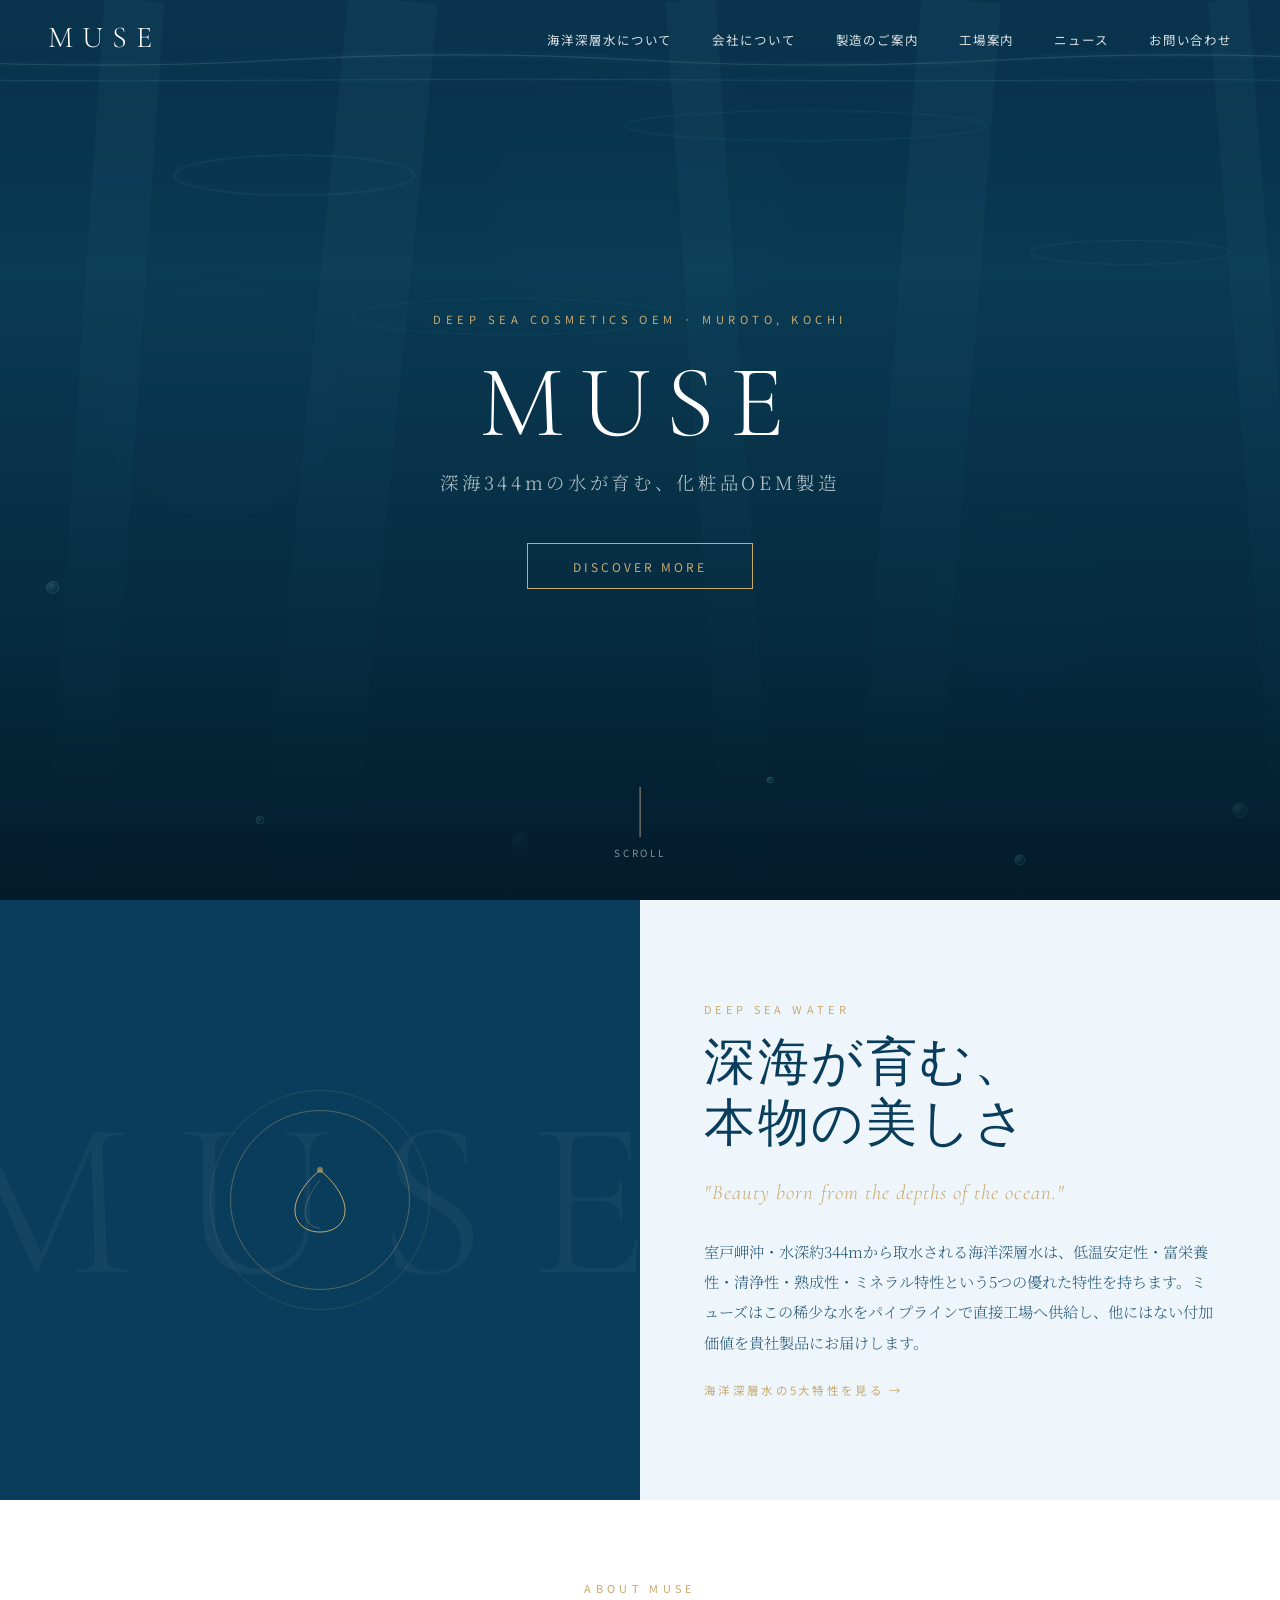
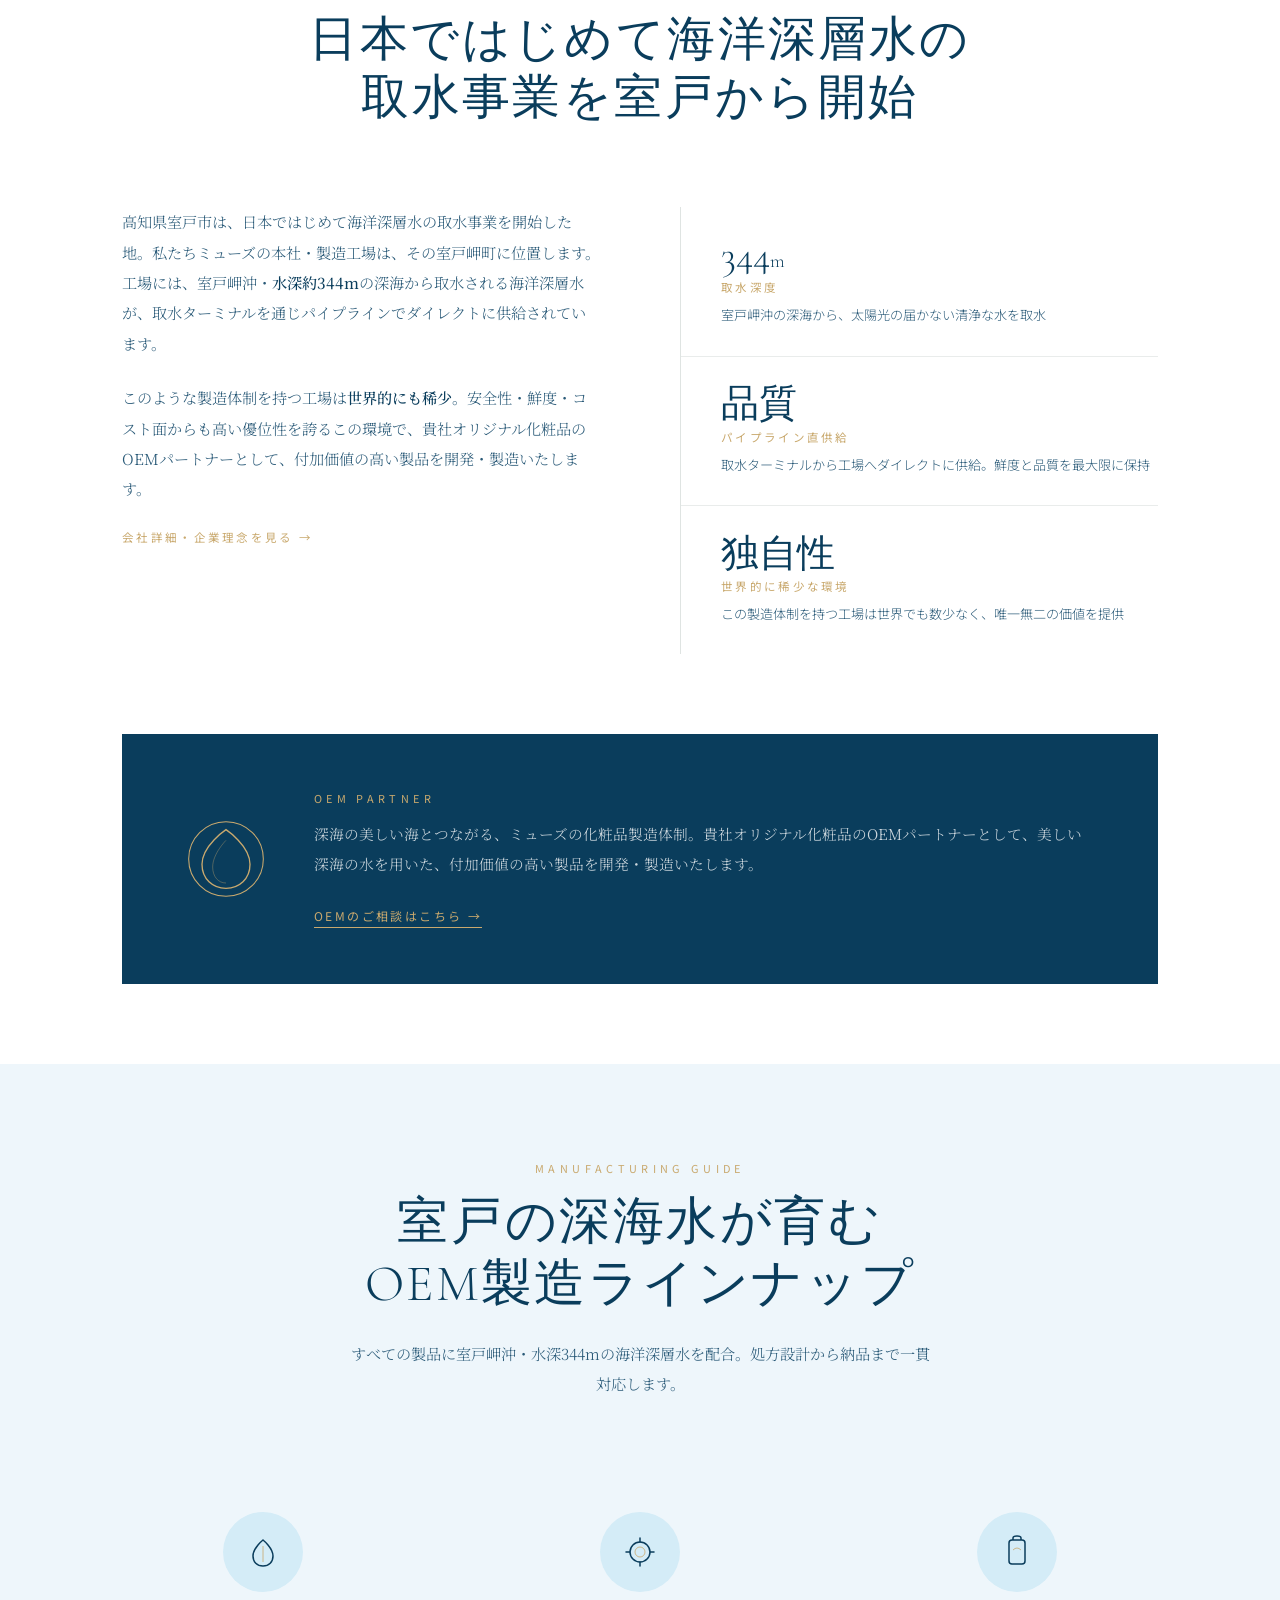
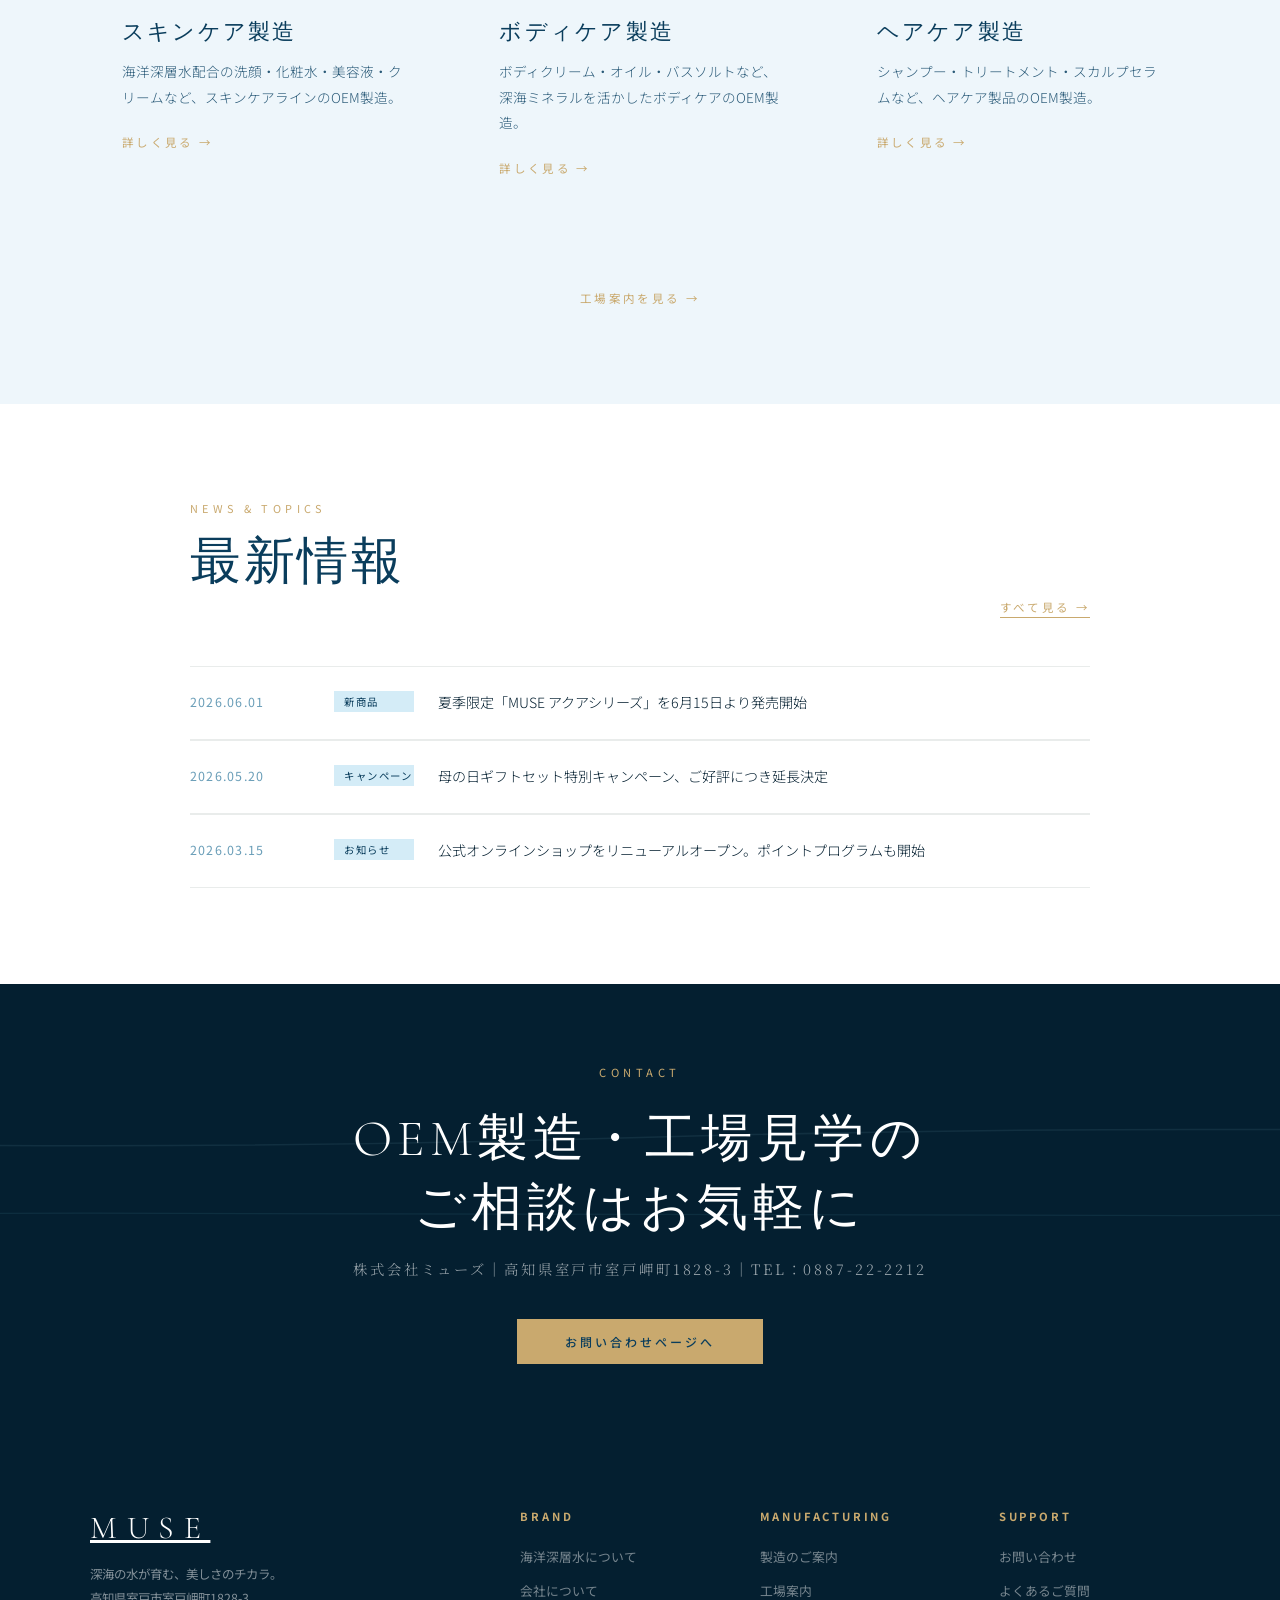
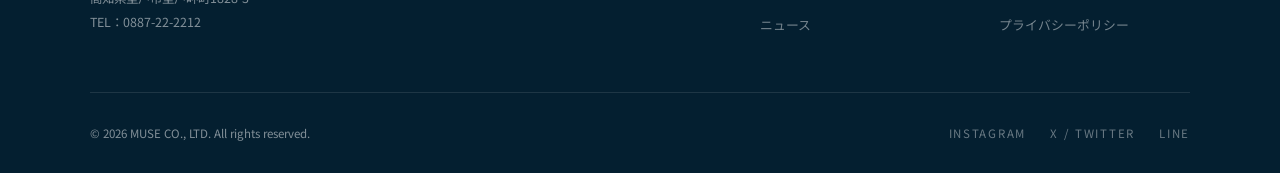
<file: index.html>
<!DOCTYPE html>
<html lang="ja">
<head>
  <meta charset="UTF-8">
  <meta name="viewport" content="width=device-width, initial-scale=1.0">
  <meta name="description" content="株式会社ミューズ | 高知県室戸岬発。室戸岬沖・水深344mの海洋深層水を直供給する、世界的にも稀少な化粧品OEM製造メーカー。">
  <meta property="og:title" content="株式会社ミューズ | 海洋深層水化粧品OEM製造">
  <meta property="og:description" content="高知県室戸岬発。水深344mの深海から直接取水される海洋深層水を用いた化粧品OEM製造。">
  <meta property="og:type" content="website">
  <title>株式会社ミューズ | 海洋深層水化粧品OEM製造｜高知県室戸</title>
  <link rel="preconnect" href="https://fonts.googleapis.com">
  <link rel="preconnect" href="https://fonts.gstatic.com" crossorigin>
  <link href="https://fonts.googleapis.com/css2?family=Cormorant+Garamond:ital,wght@0,300;0,400;1,300&family=Noto+Sans+JP:wght@300;400;500&family=Noto+Serif+JP:wght@300;400&display=swap" rel="stylesheet">
  <link rel="stylesheet" href="style.css">
</head>
<body>

  <!-- ========== NAV ========== -->
  <nav id="main-nav" aria-label="メインナビゲーション">
    <a href="index.html" class="nav-logo">MUSE</a>
    <ul class="nav-links">
      <li><a href="deep-sea-water.html">海洋深層水について</a></li>
      <li><a href="about.html">会社について</a></li>
      <li><a href="products.html">製造のご案内</a></li>
      <li><a href="factory.html">工場案内</a></li>
      <li><a href="news.html">ニュース</a></li>
      <li><a href="contact.html">お問い合わせ</a></li>
    </ul>
    <button class="nav-hamburger" aria-label="メニューを開く" aria-expanded="false" aria-controls="mobile-menu">
      <span></span><span></span><span></span>
    </button>
  </nav>

  <nav id="mobile-menu" class="nav-mobile-menu" aria-label="モバイルナビゲーション">
    <a href="deep-sea-water.html">海洋深層水について</a>
    <a href="about.html">会社について</a>
    <a href="products.html">製造のご案内</a>
    <a href="factory.html">工場案内</a>
    <a href="news.html">ニュース</a>
    <a href="contact.html">お問い合わせ</a>
  </nav>

  <!-- ========== HERO ========== -->
  <section class="hero" aria-label="ヒーロー">
    <div class="hero-ocean" aria-hidden="true">
      <svg class="hero-ocean-svg" viewBox="0 0 1440 900" preserveAspectRatio="xMidYMid slice" xmlns="http://www.w3.org/2000/svg">
        <defs>
          <linearGradient id="oceanDepth" x1="0" y1="0" x2="0" y2="1">
            <stop offset="0%"   stop-color="#0a3d5c"/>
            <stop offset="30%"  stop-color="#0d4f6e"/>
            <stop offset="65%"  stop-color="#083a52"/>
            <stop offset="100%" stop-color="#041f30"/>
          </linearGradient>
          <linearGradient id="rayGrad" x1="0" y1="0" x2="0" y2="1">
            <stop offset="0%"   stop-color="#5bbfdf" stop-opacity="0.18"/>
            <stop offset="100%" stop-color="#5bbfdf" stop-opacity="0"/>
          </linearGradient>
          <radialGradient id="bubbleGrad" cx="35%" cy="35%" r="60%">
            <stop offset="0%"   stop-color="#a8dff0" stop-opacity="0.6"/>
            <stop offset="100%" stop-color="#4ab0cc" stop-opacity="0.1"/>
          </radialGradient>
          <filter id="glow"><feGaussianBlur stdDeviation="3" result="blur"/><feMerge><feMergeNode in="blur"/><feMergeNode in="SourceGraphic"/></feMerge></filter>
          <filter id="softglow"><feGaussianBlur stdDeviation="8" result="blur"/><feMerge><feMergeNode in="blur"/><feMergeNode in="SourceGraphic"/></feMerge></filter>
        </defs>
        <rect width="1440" height="900" fill="url(#oceanDepth)"/>
        <g opacity="0.5">
          <path d="M200 0 L140 900" stroke="url(#rayGrad)" stroke-width="60" fill="none"><animateTransform attributeName="transform" type="translate" values="0,0;30,0;0,0" dur="8s" repeatCount="indefinite"/></path>
          <path d="M480 0 L390 900" stroke="url(#rayGrad)" stroke-width="90" fill="none"><animateTransform attributeName="transform" type="translate" values="0,0;-20,0;0,0" dur="11s" repeatCount="indefinite"/></path>
          <path d="M760 0 L820 900" stroke="url(#rayGrad)" stroke-width="50" fill="none"><animateTransform attributeName="transform" type="translate" values="0,0;25,0;0,0" dur="9s" repeatCount="indefinite"/></path>
          <path d="M1050 0 L980 900" stroke="url(#rayGrad)" stroke-width="80" fill="none"><animateTransform attributeName="transform" type="translate" values="0,0;-30,0;0,0" dur="13s" repeatCount="indefinite"/></path>
          <path d="M1300 0 L1370 900" stroke="url(#rayGrad)" stroke-width="40" fill="none"><animateTransform attributeName="transform" type="translate" values="0,0;15,0;0,0" dur="7s" repeatCount="indefinite"/></path>
        </g>
        <g opacity="0.12" filter="url(#glow)">
          <ellipse cx="360" cy="180" rx="120" ry="20" fill="none" stroke="#7dd8f0" stroke-width="1.5"><animateTransform attributeName="transform" type="translate" values="0,0;15,-5;-10,3;0,0" dur="6s" repeatCount="indefinite"/></ellipse>
          <ellipse cx="900" cy="120" rx="180" ry="15" fill="none" stroke="#7dd8f0" stroke-width="1"><animateTransform attributeName="transform" type="translate" values="0,0;-20,8;10,-4;0,0" dur="8s" repeatCount="indefinite"/></ellipse>
          <ellipse cx="1200" cy="250" rx="100" ry="12" fill="none" stroke="#7dd8f0" stroke-width="1"><animateTransform attributeName="transform" type="translate" values="0,0;12,3;-8,-5;0,0" dur="7s" repeatCount="indefinite"/></ellipse>
          <ellipse cx="600" cy="320" rx="160" ry="18" fill="none" stroke="#5bbfdf" stroke-width="0.8"><animateTransform attributeName="transform" type="translate" values="0,0;-15,-6;20,4;0,0" dur="10s" repeatCount="indefinite"/></ellipse>
        </g>
        <g opacity="0.25" filter="url(#glow)">
          <path d="M0 60 Q180 40 360 60 Q540 80 720 60 Q900 40 1080 60 Q1260 80 1440 60" fill="none" stroke="#a8e6f5" stroke-width="1.2"><animate attributeName="d" values="M0 60 Q180 40 360 60 Q540 80 720 60 Q900 40 1080 60 Q1260 80 1440 60;M0 60 Q180 80 360 60 Q540 40 720 60 Q900 80 1080 60 Q1260 40 1440 60;M0 60 Q180 40 360 60 Q540 80 720 60 Q900 40 1080 60 Q1260 80 1440 60" dur="5s" repeatCount="indefinite"/></path>
          <path d="M0 80 Q200 60 400 80 Q600 100 800 80 Q1000 60 1200 80 Q1400 100 1440 85" fill="none" stroke="#7dd8f0" stroke-width="0.8"><animate attributeName="d" values="M0 80 Q200 60 400 80 Q600 100 800 80 Q1000 60 1200 80 Q1400 100 1440 85;M0 80 Q200 100 400 80 Q600 60 800 80 Q1000 100 1200 80 Q1400 60 1440 85;M0 80 Q200 60 400 80 Q600 100 800 80 Q1000 60 1200 80 Q1400 100 1440 85" dur="7s" repeatCount="indefinite"/></path>
        </g>
        <g fill="url(#bubbleGrad)" stroke="#a8e6f5" stroke-width="0.5">
          <circle cx="120" cy="750" r="6" opacity="0.5"><animate attributeName="cy" values="750;-20" dur="9s" repeatCount="indefinite"/><animate attributeName="cx" values="120;135;118;130;120" dur="9s" repeatCount="indefinite"/><animate attributeName="opacity" values="0;0.6;0.5;0.3;0" dur="9s" repeatCount="indefinite"/></circle>
          <circle cx="340" cy="820" r="4" opacity="0.4"><animate attributeName="cy" values="820;-20" dur="12s" begin="2s" repeatCount="indefinite"/><animate attributeName="opacity" values="0;0.5;0.4;0.2;0" dur="12s" begin="2s" repeatCount="indefinite"/></circle>
          <circle cx="600" cy="900" r="8" opacity="0.35"><animate attributeName="cy" values="900;-20" dur="14s" begin="1s" repeatCount="indefinite"/><animate attributeName="opacity" values="0;0.5;0.35;0.15;0" dur="14s" begin="1s" repeatCount="indefinite"/></circle>
          <circle cx="850" cy="780" r="3" opacity="0.55"><animate attributeName="cy" values="780;-20" dur="10s" begin="4s" repeatCount="indefinite"/><animate attributeName="opacity" values="0;0.6;0.55;0.25;0" dur="10s" begin="4s" repeatCount="indefinite"/></circle>
          <circle cx="1100" cy="860" r="5" opacity="0.4"><animate attributeName="cy" values="860;-20" dur="11s" begin="3s" repeatCount="indefinite"/><animate attributeName="opacity" values="0;0.5;0.4;0.2;0" dur="11s" begin="3s" repeatCount="indefinite"/></circle>
          <circle cx="1320" cy="810" r="7" opacity="0.3"><animate attributeName="cy" values="810;-20" dur="13s" begin="6s" repeatCount="indefinite"/><animate attributeName="opacity" values="0;0.4;0.3;0.1;0" dur="13s" begin="6s" repeatCount="indefinite"/></circle>
        </g>
        <g filter="url(#softglow)" opacity="0.08">
          <circle cx="300" cy="400" r="120" fill="#5bbfdf"><animate attributeName="opacity" values="0.08;0.15;0.08" dur="6s" repeatCount="indefinite"/></circle>
          <circle cx="1100" cy="600" r="90" fill="#4ab0cc"><animate attributeName="opacity" values="0.08;0.13;0.08" dur="9s" repeatCount="indefinite"/></circle>
          <circle cx="720" cy="200" r="150" fill="#7dd8f0"><animate attributeName="opacity" values="0.06;0.12;0.06" dur="7s" repeatCount="indefinite"/></circle>
        </g>
        <g opacity="0.12">
          <line x1="1400" y1="100" x2="1400" y2="800" stroke="#a8e6f5" stroke-width="0.5"/>
          <text x="1408" y="104" fill="#a8e6f5" font-size="9" letter-spacing="1" font-family="Georgia,serif">0m</text>
          <line x1="1396" y1="300" x2="1404" y2="300" stroke="#a8e6f5" stroke-width="0.5"/>
          <text x="1408" y="304" fill="#a8e6f5" font-size="9" font-family="Georgia,serif">100m</text>
          <line x1="1396" y1="550" x2="1404" y2="550" stroke="#a8e6f5" stroke-width="0.5"/>
          <text x="1408" y="554" fill="#a8e6f5" font-size="9" font-family="Georgia,serif">200m</text>
          <line x1="1396" y1="750" x2="1404" y2="750" stroke="#a8e6f5" stroke-width="0.5"/>
          <text x="1408" y="754" fill="#a8e6f5" font-size="9" font-family="Georgia,serif">300m</text>
          <circle cx="1400" cy="820" r="4" fill="none" stroke="#C9A96E" stroke-width="1"/>
          <circle cx="1400" cy="820" r="1.5" fill="#C9A96E" opacity="0.8"/>
          <text x="1410" y="824" fill="#C9A96E" font-size="9" font-family="Georgia,serif" letter-spacing="0.5">344m</text>
        </g>
        <rect width="1440" height="120" fill="url(#rayGrad)" opacity="0.3"/>
      </svg>
    </div>
    <div class="hero-overlay" aria-hidden="true"></div>
    <div class="hero-content">
      <p class="hero-eyebrow">DEEP SEA COSMETICS OEM  ·  MUROTO, KOCHI</p>
      <h1 class="hero-title">MUSE</h1>
      <p class="hero-subtitle">深海344mの水が育む、化粧品OEM製造</p>
      <a href="about.html" class="hero-cta">DISCOVER MORE</a>
    </div>
    <div class="hero-scroll" aria-hidden="true">
      <div class="scroll-line"></div><span>SCROLL</span>
    </div>
  </section>

  <!-- ========== 海洋深層水 ダイジェスト ========== -->
  <section style="background:var(--cream);padding:0;" id="concept">
    <div class="concept">
      <div class="concept-visual reveal">
        <div class="concept-icon">
          <svg viewBox="0 0 80 80" fill="none" aria-hidden="true">
            <path d="M40 10C40 10 15 30 15 50C15 64 26 72 40 72C54 72 65 64 65 50C65 30 40 10 40 10Z" stroke="#C9A96E" stroke-width="1" fill="none"/>
            <path d="M40 20C40 20 25 38 25 52C25 62 32 68 40 68" stroke="rgba(201,169,110,0.4)" stroke-width="0.8" fill="none"/>
            <circle cx="40" cy="10" r="3" fill="#C9A96E" opacity="0.6"/>
          </svg>
        </div>
      </div>
      <div class="concept-text">
        <p class="section-eyebrow reveal">DEEP SEA WATER</p>
        <h2 class="section-title reveal reveal-delay-1">深海が育む、<br>本物の美しさ</h2>
        <p class="concept-tagline reveal reveal-delay-2">"Beauty born from the depths of the ocean."</p>
        <p class="section-body reveal reveal-delay-3">室戸岬沖・水深約344mから取水される海洋深層水は、低温安定性・富栄養性・清浄性・熟成性・ミネラル特性という5つの優れた特性を持ちます。ミューズはこの稀少な水をパイプラインで直接工場へ供給し、他にはない付加価値を貴社製品にお届けします。</p>
        <a href="deep-sea-water.html" class="product-link" style="margin-top:1.5rem;display:inline-block;">海洋深層水の5大特性を見る →</a>
      </div>
    </div>
  </section>

  <!-- ========== 会社について ダイジェスト ========== -->
  <section class="about" id="about" style="padding:0;">
    <div class="about-inner" style="padding:5rem 2rem;">
      <div class="about-lead reveal">
        <p class="section-eyebrow">ABOUT MUSE</p>
        <h2 class="section-title">日本ではじめて海洋深層水の<br>取水事業を室戸から開始</h2>
      </div>
      <div class="about-body">
        <div class="about-text reveal reveal-delay-1">
          <p class="section-body">高知県室戸市は、日本ではじめて海洋深層水の取水事業を開始した地。私たちミューズの本社・製造工場は、その室戸岬町に位置します。工場には、室戸岬沖・<strong>水深約344m</strong>の深海から取水される海洋深層水が、取水ターミナルを通じパイプラインでダイレクトに供給されています。</p>
          <p class="section-body" style="margin-top:1.5rem;">このような製造体制を持つ工場は<strong>世界的にも稀少</strong>。安全性・鮮度・コスト面からも高い優位性を誇るこの環境で、貴社オリジナル化粧品のOEMパートナーとして、付加価値の高い製品を開発・製造いたします。</p>
          <a href="about.html" class="product-link" style="margin-top:1.5rem;display:inline-block;">会社詳細・企業理念を見る →</a>
        </div>
        <div class="about-features reveal reveal-delay-2">
          <div class="about-feature">
            <div class="about-feature-num">344<span>m</span></div>
            <div class="about-feature-label">取水深度</div>
            <p class="about-feature-desc">室戸岬沖の深海から、太陽光の届かない清浄な水を取水</p>
          </div>
          <div class="about-feature">
            <div class="about-feature-num">品質</div>
            <div class="about-feature-label">パイプライン直供給</div>
            <p class="about-feature-desc">取水ターミナルから工場へダイレクトに供給。鮮度と品質を最大限に保持</p>
          </div>
          <div class="about-feature">
            <div class="about-feature-num">独自性</div>
            <div class="about-feature-label">世界的に稀少な環境</div>
            <p class="about-feature-desc">この製造体制を持つ工場は世界でも数少なく、唯一無二の価値を提供</p>
          </div>
        </div>
      </div>
      <div class="about-oem reveal reveal-delay-3">
        <div class="about-oem-icon" aria-hidden="true">
          <svg viewBox="0 0 60 60" fill="none">
            <circle cx="30" cy="30" r="28" stroke="#C9A96E" stroke-width="0.8"/>
            <path d="M30 8C30 8 12 20 12 34C12 45 20 52 30 52C40 52 48 45 48 34C48 20 30 8 30 8Z" stroke="#C9A96E" stroke-width="1" fill="none"/>
            <path d="M30 16C30 16 20 26 20 36C20 43 24 48 30 48" stroke="rgba(201,169,110,0.4)" stroke-width="0.7" fill="none"/>
          </svg>
        </div>
        <div class="about-oem-text">
          <p class="about-oem-label">OEM PARTNER</p>
          <p class="about-oem-body">深海の美しい海とつながる、ミューズの化粧品製造体制。貴社オリジナル化粧品のOEMパートナーとして、美しい深海の水を用いた、付加価値の高い製品を開発・製造いたします。</p>
          <a href="contact.html" class="about-oem-cta">OEMのご相談はこちら →</a>
        </div>
      </div>
    </div>
  </section>

  <!-- ========== 製造のご案内 ダイジェスト ========== -->
  <section id="products" style="background:var(--cream);padding:6rem 2rem;">
    <div style="max-width:1100px;margin:0 auto;">
      <div style="text-align:center;margin-bottom:4rem;">
        <p class="section-eyebrow reveal">MANUFACTURING GUIDE</p>
        <h2 class="section-title reveal reveal-delay-1">室戸の深海水が育む<br>OEM製造ラインナップ</h2>
        <p class="section-body reveal reveal-delay-2" style="max-width:580px;margin:0 auto;">すべての製品に室戸岬沖・水深344mの海洋深層水を配合。処方設計から納品まで一貫対応します。</p>
      </div>
      <div class="product-grid">
        <div class="product-card reveal">
          <div class="product-icon">
            <svg viewBox="0 0 36 36" fill="none" aria-hidden="true">
              <path d="M18 6C18 6 8 14 8 22C8 28 12 32 18 32C24 32 28 28 28 22C28 14 18 6 18 6Z" stroke="#0a3d5c" stroke-width="1.5" fill="none"/>
              <path d="M18 12L18 28" stroke="#C9A96E" stroke-width="0.8"/>
            </svg>
          </div>
          <h3>スキンケア製造</h3>
          <p>海洋深層水配合の洗顔・化粧水・美容液・クリームなど、スキンケアラインのOEM製造。</p>
          <a href="products.html" class="product-link">詳しく見る →</a>
        </div>
        <div class="product-card reveal reveal-delay-1">
          <div class="product-icon">
            <svg viewBox="0 0 36 36" fill="none" aria-hidden="true">
              <circle cx="18" cy="18" r="10" stroke="#0a3d5c" stroke-width="1.5"/>
              <circle cx="18" cy="18" r="5" stroke="#C9A96E" stroke-width="0.8"/>
              <path d="M18 4L18 8 M18 28L18 32 M4 18L8 18 M28 18L32 18" stroke="#0a3d5c" stroke-width="1.5" stroke-linecap="round"/>
            </svg>
          </div>
          <h3>ボディケア製造</h3>
          <p>ボディクリーム・オイル・バスソルトなど、深海ミネラルを活かしたボディケアのOEM製造。</p>
          <a href="products.html" class="product-link">詳しく見る →</a>
        </div>
        <div class="product-card reveal reveal-delay-2">
          <div class="product-icon">
            <svg viewBox="0 0 36 36" fill="none" aria-hidden="true">
              <rect x="10" y="6" width="16" height="24" rx="3" stroke="#0a3d5c" stroke-width="1.5"/>
              <path d="M14 6L14 4C14 3 15 2 18 2C21 2 22 3 22 4L22 6" stroke="#0a3d5c" stroke-width="1.5" fill="none"/>
              <path d="M14 16Q18 12 22 16" stroke="#C9A96E" stroke-width="0.8" fill="none"/>
            </svg>
          </div>
          <h3>ヘアケア製造</h3>
          <p>シャンプー・トリートメント・スカルプセラムなど、ヘアケア製品のOEM製造。</p>
          <a href="products.html" class="product-link">詳しく見る →</a>
        </div>
      </div>
      <div style="text-align:center;margin-top:3rem;">
        <a href="factory.html" class="product-link" style="display:inline-block;">工場案内を見る →</a>
      </div>
    </div>
  </section>

  <!-- ========== ニュース ダイジェスト ========== -->
  <section class="news" id="news" style="background:var(--white);">
    <div class="news-inner">
      <div class="news-header">
        <div>
          <p class="section-eyebrow reveal">NEWS &amp; TOPICS</p>
          <h2 class="section-title reveal reveal-delay-1">最新情報</h2>
        </div>
        <a href="news.html" class="news-all reveal">すべて見る →</a>
      </div>
      <ul class="news-list">
        <li><a href="news.html" class="news-item reveal"><span class="news-date">2026.06.01</span><span class="news-tag">新商品</span><span class="news-title-text">夏季限定「MUSE アクアシリーズ」を6月15日より発売開始</span></a></li>
        <li><a href="news.html" class="news-item reveal reveal-delay-1"><span class="news-date">2026.05.20</span><span class="news-tag">キャンペーン</span><span class="news-title-text">母の日ギフトセット特別キャンペーン、ご好評につき延長決定</span></a></li>
        <li><a href="news.html" class="news-item reveal reveal-delay-2"><span class="news-date">2026.03.15</span><span class="news-tag">お知らせ</span><span class="news-title-text">公式オンラインショップをリニューアルオープン。ポイントプログラムも開始</span></a></li>
      </ul>
    </div>
  </section>

  <!-- ========== CTA ========== -->
  <section style="background:#041f30;padding:5rem 2rem;text-align:center;position:relative;overflow:hidden;" id="contact">
    <!-- 水面の揺らぎ装飾 -->
    <svg style="position:absolute;inset:0;width:100%;height:100%;opacity:0.08;" viewBox="0 0 1440 300" preserveAspectRatio="xMidYMid slice" aria-hidden="true">
      <path d="M0 100 Q360 60 720 100 Q1080 140 1440 100" fill="none" stroke="#a8e6f5" stroke-width="1">
        <animate attributeName="d" values="M0 100 Q360 60 720 100 Q1080 140 1440 100;M0 100 Q360 140 720 100 Q1080 60 1440 100;M0 100 Q360 60 720 100 Q1080 140 1440 100" dur="6s" repeatCount="indefinite"/>
      </path>
      <path d="M0 150 Q360 120 720 150 Q1080 180 1440 150" fill="none" stroke="#7dd8f0" stroke-width="0.8">
        <animate attributeName="d" values="M0 150 Q360 120 720 150 Q1080 180 1440 150;M0 150 Q360 180 720 150 Q1080 120 1440 150;M0 150 Q360 120 720 150 Q1080 180 1440 150" dur="8s" repeatCount="indefinite"/>
      </path>
    </svg>
    <p class="hero-eyebrow" style="color:var(--gold);position:relative;">CONTACT</p>
    <h2 class="banner-title reveal" style="position:relative;">OEM製造・工場見学の<br>ご相談はお気軽に</h2>
    <p class="banner-sub reveal reveal-delay-1" style="position:relative;">株式会社ミューズ｜高知県室戸市室戸岬町1828-3｜TEL：0887-22-2212</p>
    <a href="contact.html" class="banner-cta reveal reveal-delay-2" style="position:relative;">お問い合わせページへ</a>
  </section>

  <!-- ========== FOOTER ========== -->
  <footer>
    <div class="footer-inner">
      <div class="footer-top">
        <div>
          <a href="index.html" class="footer-logo">MUSE</a>
          <p class="footer-desc">深海の水が育む、美しさのチカラ。<br>高知県室戸市室戸岬町1828-3<br>TEL：0887-22-2212</p>
        </div>
        <div class="footer-col">
          <h4>BRAND</h4>
          <ul>
            <li><a href="deep-sea-water.html">海洋深層水について</a></li>
            <li><a href="about.html">会社について</a></li>
          </ul>
        </div>
        <div class="footer-col">
          <h4>MANUFACTURING</h4>
          <ul>
            <li><a href="products.html">製造のご案内</a></li>
            <li><a href="factory.html">工場案内</a></li>
            <li><a href="news.html">ニュース</a></li>
          </ul>
        </div>
        <div class="footer-col">
          <h4>SUPPORT</h4>
          <ul>
            <li><a href="contact.html">お問い合わせ</a></li>
            <li><a href="faq.html">よくあるご質問</a></li>
            <li><a href="privacy.html">プライバシーポリシー</a></li>
          </ul>
        </div>
      </div>
      <div class="footer-bottom">
        <p>© 2026 MUSE CO., LTD. All rights reserved.</p>
        <div class="social-links">
          <a href="#" aria-label="Instagram">INSTAGRAM</a>
          <a href="#" aria-label="X / Twitter">X / TWITTER</a>
          <a href="#" aria-label="LINE">LINE</a>
        </div>
      </div>
    </div>
  </footer>

  <script src="script.js"></script>
</body>
</html>
</file>
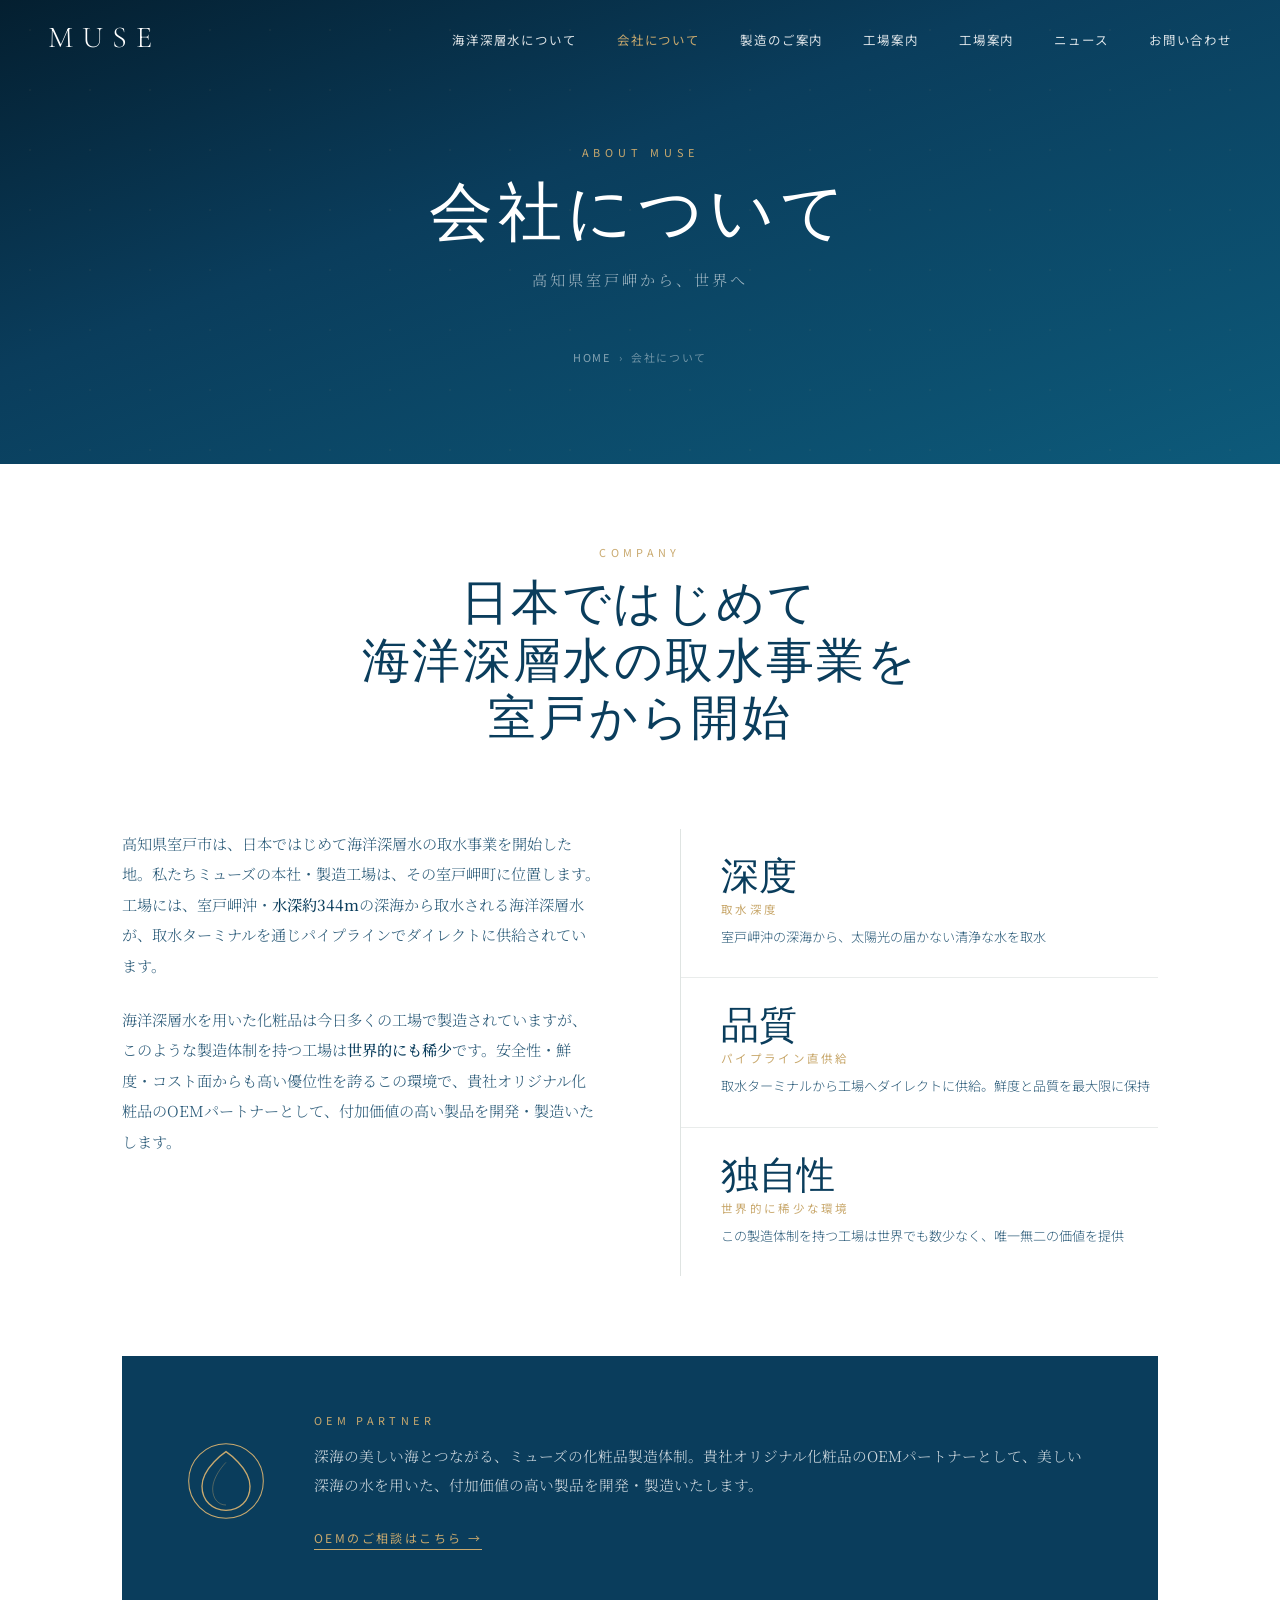
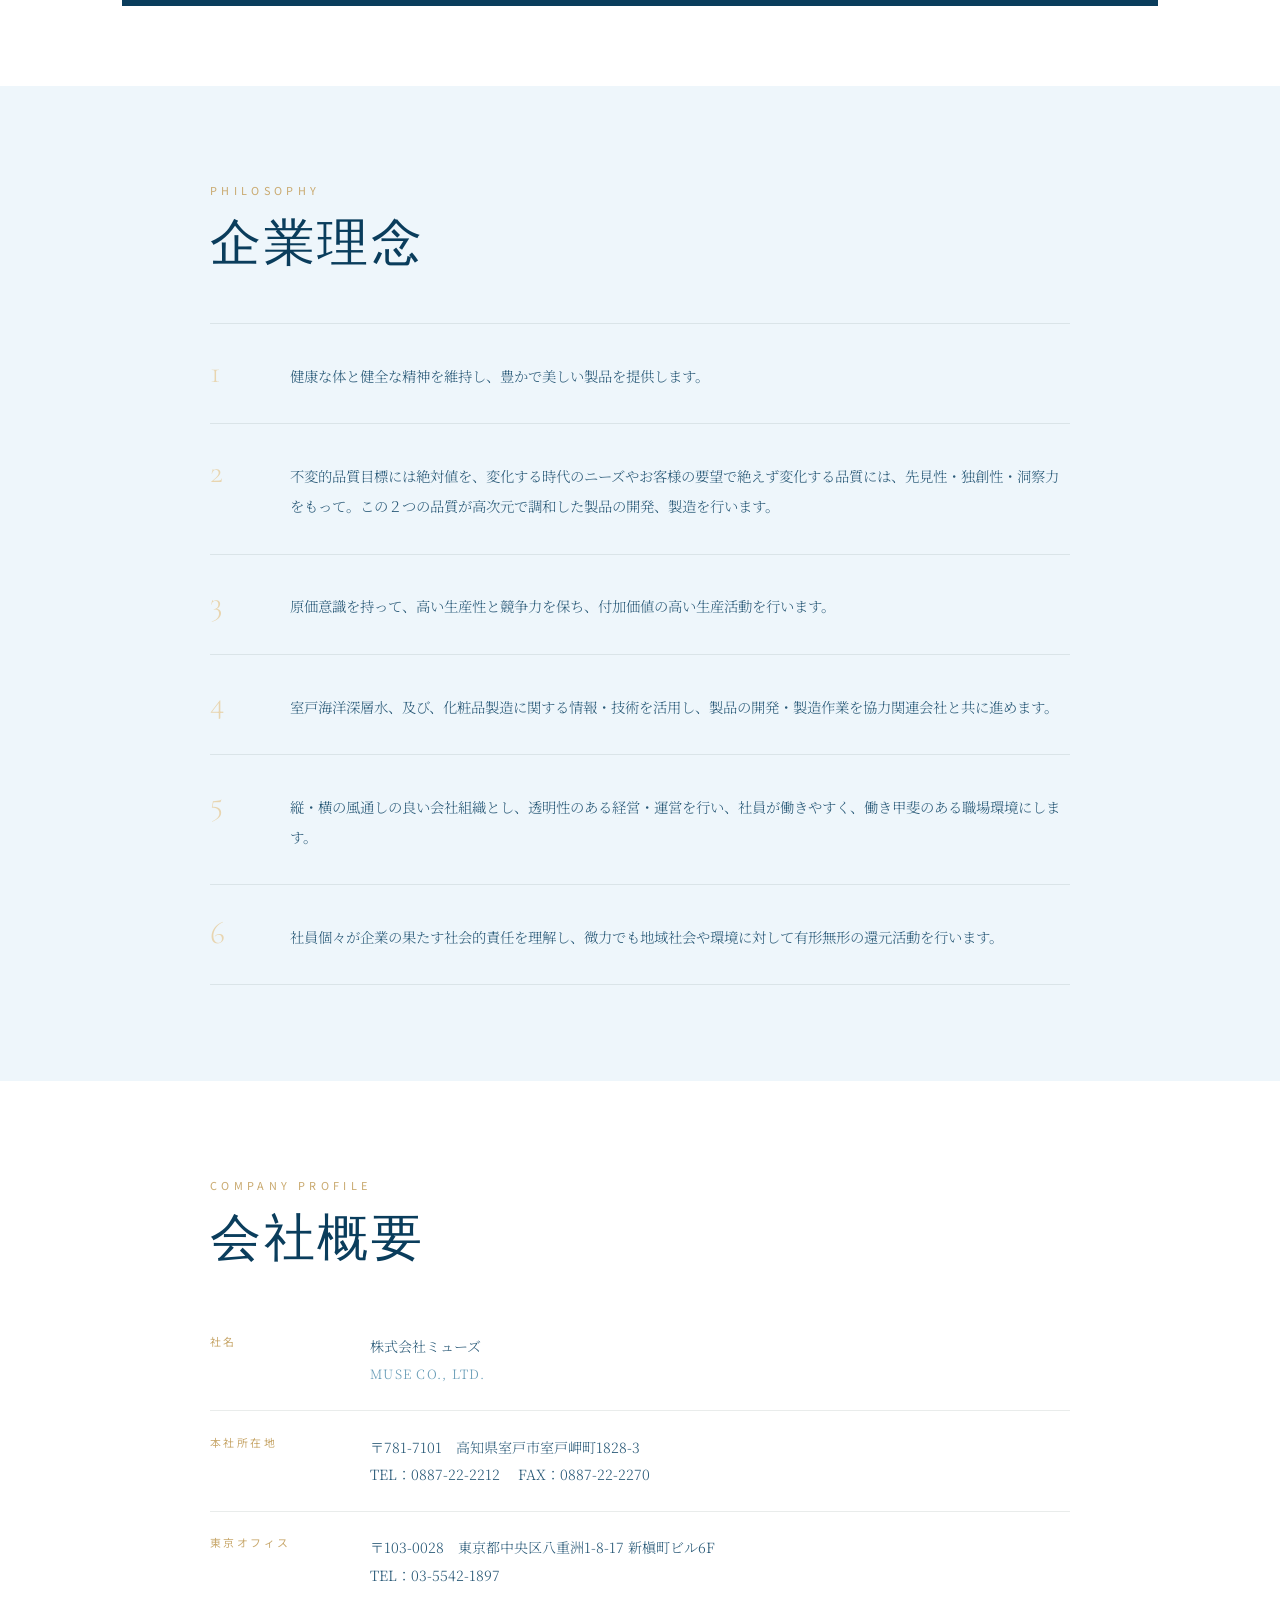
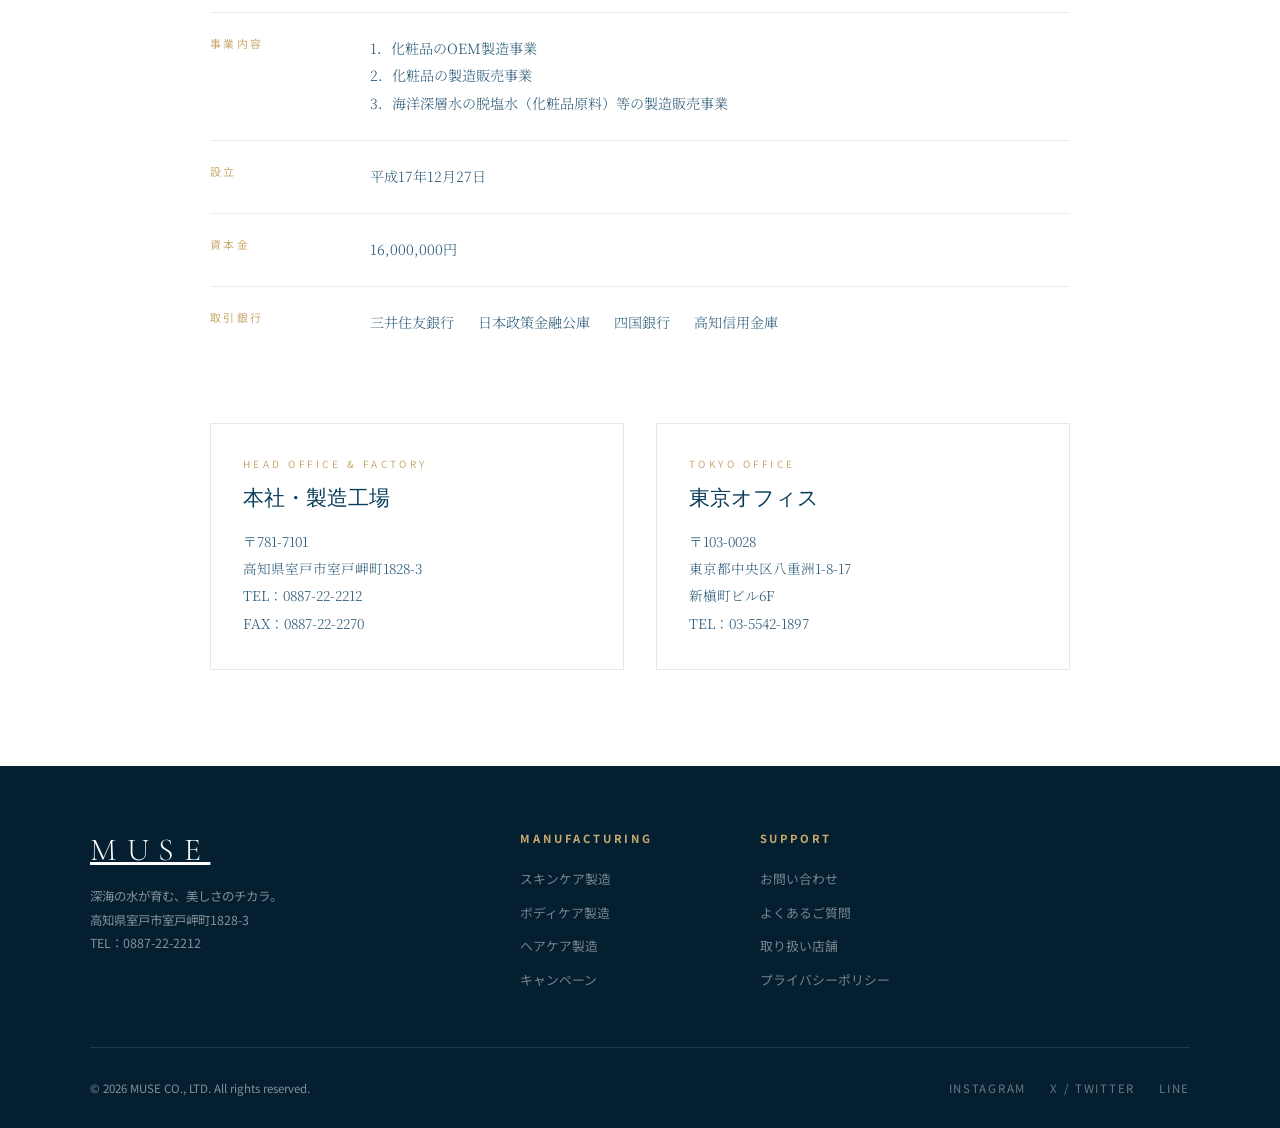
<file: about.html>
<!DOCTYPE html>
<html lang="ja">
<head>
  <meta charset="UTF-8"><meta name="viewport" content="width=device-width, initial-scale=1.0">
  <meta name="description" content="会社について | 株式会社ミューズ。高知県室戸岬町に本社・製造工場を構える化粧品OEMメーカー。企業理念・会社概要を掲載。">
  <title>会社について | MUSE</title>
  <link rel="preconnect" href="https://fonts.googleapis.com"><link rel="preconnect" href="https://fonts.gstatic.com" crossorigin>
  <link href="https://fonts.googleapis.com/css2?family=Cormorant+Garamond:ital,wght@0,300;0,400;1,300&family=Noto+Sans+JP:wght@300;400;500&family=Noto+Serif+JP:wght@300;400&display=swap" rel="stylesheet">
  <link rel="stylesheet" href="style.css">
  <style>
    /* ── 企業理念カード ── */
    .philosophy-list { list-style: none; display: flex; flex-direction: column; gap: 0; margin-top: 3rem; }
    .philosophy-item {
      display: grid;
      grid-template-columns: 56px 1fr;
      gap: 1.5rem;
      align-items: start;
      padding: 2rem 0;
      border-bottom: 1px solid rgba(44,74,62,0.1);
    }
    .philosophy-item:first-child { border-top: 1px solid rgba(44,74,62,0.1); }
    .philosophy-num {
      font-family: 'Cormorant Garamond', serif;
      font-size: 2rem; font-weight: 300;
      color: var(--gold-light); line-height: 1;
      letter-spacing: 0.05em;
    }
    .philosophy-text {
      font-family: 'Noto Serif JP', serif;
      font-size: 0.9rem; line-height: 2.1;
      color: var(--text-mid); font-weight: 300;
      padding-top: 0.3rem;
    }
    /* ── 会社概要テーブル ── */
    .profile-table { width:100%; border-collapse: collapse; margin-top: 2.5rem; }
    .profile-table th {
      width: 160px; padding: 1.4rem 1rem 1.4rem 0;
      text-align: left; vertical-align: top;
      font-size: 0.68rem; letter-spacing: 0.22em;
      color: var(--gold); font-weight: 400;
      border-bottom: 1px solid rgba(44,74,62,0.1);
      white-space: nowrap;
    }
    .profile-table td {
      padding: 1.4rem 0; vertical-align: top;
      font-family: 'Noto Serif JP', serif;
      font-size: 0.88rem; line-height: 1.95;
      color: var(--text-mid); font-weight: 300;
      border-bottom: 1px solid rgba(44,74,62,0.1);
    }
    .profile-table tr:last-child th,
    .profile-table tr:last-child td { border-bottom: none; }
    .bank-list { display: flex; flex-wrap: wrap; gap: 0.3rem 1.5rem; margin: 0; list-style: none; }
    .bank-list li { font-size: 0.88rem; color: var(--text-mid); font-family: 'Noto Serif JP', serif; font-weight: 300; }
    /* ── アクセスカード ── */
    .office-grid { display: grid; grid-template-columns: 1fr 1fr; gap: 2rem; margin-top: 3rem; }
    .office-card { background: var(--white); border: 1px solid rgba(44,74,62,0.12); padding: 2rem; }
    .office-card:hover { border-color: var(--gold); }
    .office-label { font-size: 0.62rem; letter-spacing: 0.35em; color: var(--gold); margin-bottom: 0.8rem; }
    .office-name { font-family: 'Cormorant Garamond', serif; font-size: 1.3rem; font-weight: 400; color: var(--deep-green); margin-bottom: 1rem; }
    .office-info { font-family: 'Noto Serif JP', serif; font-size: 0.85rem; line-height: 2; color: var(--text-mid); font-weight: 300; }
    .office-info a { color: var(--text-mid); text-decoration: none; }
    @media (max-width: 640px) {
      .office-grid { grid-template-columns: 1fr; }
      .philosophy-item { grid-template-columns: 40px 1fr; gap: 1rem; }
    }
  </style>
</head>
<body>
  <nav id="main-nav">
    <a href="index.html" class="nav-logo">MUSE</a>
    <ul class="nav-links">
      <li><a href="deep-sea-water.html">海洋深層水について</a></li>
      <li><a href="about.html" style="color:var(--gold)">会社について</a></li>
      <li><a href="products.html">製造のご案内</a></li>
      <li><a href="factory.html">工場案内</a></li>
      <li><a href="factory.html">工場案内</a></li>
      <li><a href="news.html">ニュース</a></li>
      <li><a href="contact.html">お問い合わせ</a></li>
    </ul>
    <button class="nav-hamburger" aria-expanded="false" aria-controls="mobile-menu"><span></span><span></span><span></span></button>
  </nav>
  <nav id="mobile-menu" class="nav-mobile-menu">
    <a href="deep-sea-water.html">海洋深層水について</a><a href="about.html">会社について</a>
    <a href="news.html">ニュース</a><a href="contact.html">お問い合わせ</a>
  </nav>

  <div class="page-hero">
    <p class="page-hero-eyebrow">ABOUT MUSE</p>
    <h1 class="page-hero-title">会社について</h1>
    <p class="page-hero-sub">高知県室戸岬から、世界へ</p>
    <nav class="breadcrumb"><a href="index.html">HOME</a><span>›</span><span>会社について</span></nav>
  </div>

  <!-- ========== 会社紹介 ========== -->
  <section class="about" style="padding:0;">
    <div class="about-inner" style="padding:5rem 2rem;">
      <div class="about-lead reveal">
        <p class="section-eyebrow">COMPANY</p>
        <h2 class="section-title">日本ではじめて<br>海洋深層水の取水事業を<br>室戸から開始</h2>
      </div>
      <div class="about-body">
        <div class="about-text reveal reveal-delay-1">
          <p class="section-body">高知県室戸市は、日本ではじめて海洋深層水の取水事業を開始した地。私たちミューズの本社・製造工場は、その室戸岬町に位置します。工場には、室戸岬沖・<strong>水深約344m</strong>の深海から取水される海洋深層水が、取水ターミナルを通じパイプラインでダイレクトに供給されています。</p>
          <p class="section-body" style="margin-top:1.5rem;">海洋深層水を用いた化粧品は今日多くの工場で製造されていますが、このような製造体制を持つ工場は<strong>世界的にも稀少</strong>です。安全性・鮮度・コスト面からも高い優位性を誇るこの環境で、貴社オリジナル化粧品のOEMパートナーとして、付加価値の高い製品を開発・製造いたします。</p>
        </div>
        <div class="about-features reveal reveal-delay-2">
          <div class="about-feature"><div class="about-feature-num">深度</div><div class="about-feature-label">取水深度</div><p class="about-feature-desc">室戸岬沖の深海から、太陽光の届かない清浄な水を取水</p></div>
          <div class="about-feature"><div class="about-feature-num">品質</div><div class="about-feature-label">パイプライン直供給</div><p class="about-feature-desc">取水ターミナルから工場へダイレクトに供給。鮮度と品質を最大限に保持</p></div>
          <div class="about-feature"><div class="about-feature-num">独自性</div><div class="about-feature-label">世界的に稀少な環境</div><p class="about-feature-desc">この製造体制を持つ工場は世界でも数少なく、唯一無二の価値を提供</p></div>
        </div>
      </div>
      <div class="about-oem reveal reveal-delay-3">
        <div class="about-oem-icon" aria-hidden="true">
          <svg viewBox="0 0 60 60" fill="none">
            <circle cx="30" cy="30" r="28" stroke="#C9A96E" stroke-width="0.8"/>
            <path d="M30 8C30 8 12 20 12 34C12 45 20 52 30 52C40 52 48 45 48 34C48 20 30 8 30 8Z" stroke="#C9A96E" stroke-width="1" fill="none"/>
            <path d="M30 16C30 16 20 26 20 36C20 43 24 48 30 48" stroke="rgba(201,169,110,0.4)" stroke-width="0.7" fill="none"/>
          </svg>
        </div>
        <div class="about-oem-text">
          <p class="about-oem-label">OEM PARTNER</p>
          <p class="about-oem-body">深海の美しい海とつながる、ミューズの化粧品製造体制。貴社オリジナル化粧品のOEMパートナーとして、美しい深海の水を用いた、付加価値の高い製品を開発・製造いたします。</p>
          <a href="contact.html" class="about-oem-cta">OEMのご相談はこちら →</a>
        </div>
      </div>
    </div>
  </section>

  <!-- ========== 企業理念 ========== -->
  <div style="background:var(--cream);padding:6rem 2rem;">
    <div style="max-width:860px;margin:0 auto;">
      <p class="section-eyebrow reveal">PHILOSOPHY</p>
      <h2 class="section-title reveal reveal-delay-1">企業理念</h2>
      <ul class="philosophy-list reveal reveal-delay-2">
        <li class="philosophy-item">
          <span class="philosophy-num">1</span>
          <p class="philosophy-text">健康な体と健全な精神を維持し、豊かで美しい製品を提供します。</p>
        </li>
        <li class="philosophy-item">
          <span class="philosophy-num">2</span>
          <p class="philosophy-text">不変的品質目標には絶対値を、変化する時代のニーズやお客様の要望で絶えず変化する品質には、先見性・独創性・洞察力をもって。この２つの品質が高次元で調和した製品の開発、製造を行います。</p>
        </li>
        <li class="philosophy-item">
          <span class="philosophy-num">3</span>
          <p class="philosophy-text">原価意識を持って、高い生産性と競争力を保ち、付加価値の高い生産活動を行います。</p>
        </li>
        <li class="philosophy-item">
          <span class="philosophy-num">4</span>
          <p class="philosophy-text">室戸海洋深層水、及び、化粧品製造に関する情報・技術を活用し、製品の開発・製造作業を協力関連会社と共に進めます。</p>
        </li>
        <li class="philosophy-item">
          <span class="philosophy-num">5</span>
          <p class="philosophy-text">縦・横の風通しの良い会社組織とし、透明性のある経営・運営を行い、社員が働きやすく、働き甲斐のある職場環境にします。</p>
        </li>
        <li class="philosophy-item">
          <span class="philosophy-num">6</span>
          <p class="philosophy-text">社員個々が企業の果たす社会的責任を理解し、微力でも地域社会や環境に対して有形無形の還元活動を行います。</p>
        </li>
      </ul>
    </div>
  </div>

  <!-- ========== 会社概要 ========== -->
  <div style="background:var(--white);padding:6rem 2rem;">
    <div style="max-width:860px;margin:0 auto;">
      <p class="section-eyebrow reveal">COMPANY PROFILE</p>
      <h2 class="section-title reveal reveal-delay-1">会社概要</h2>

      <table class="profile-table reveal reveal-delay-2">
        <tbody>
          <tr>
            <th>社名</th>
            <td>株式会社ミューズ<br><span style="font-size:0.8rem;color:var(--text-light);letter-spacing:0.1em;">MUSE CO., LTD.</span></td>
          </tr>
          <tr>
            <th>本社所在地</th>
            <td>
              〒781-7101　高知県室戸市室戸岬町1828-3<br>
              TEL：<a href="tel:0887222212" style="color:var(--text-mid);text-decoration:none;">0887-22-2212</a>　
              FAX：0887-22-2270
            </td>
          </tr>
          <tr>
            <th>東京オフィス</th>
            <td>
              〒103-0028　東京都中央区八重洲1-8-17 新槇町ビル6F<br>
              TEL：<a href="tel:0355421897" style="color:var(--text-mid);text-decoration:none;">03-5542-1897</a>
            </td>
          </tr>
          <tr>
            <th>事業内容</th>
            <td>
              1．化粧品のOEM製造事業<br>
              2．化粧品の製造販売事業<br>
              3．海洋深層水の脱塩水（化粧品原料）等の製造販売事業
            </td>
          </tr>
          <tr>
            <th>設立</th>
            <td>平成17年12月27日</td>
          </tr>
          <tr>
            <th>資本金</th>
            <td>16,000,000円</td>
          </tr>
          <tr>
            <th>取引銀行</th>
            <td>
              <ul class="bank-list">
                <li>三井住友銀行</li>
                <li>日本政策金融公庫</li>
                <li>四国銀行</li>
                <li>高知信用金庫</li>
              </ul>
            </td>
          </tr>
        </tbody>
      </table>

      <!-- オフィスカード -->
      <div class="office-grid reveal reveal-delay-3" style="margin-top:4rem;">
        <div class="office-card">
          <p class="office-label">HEAD OFFICE &amp; FACTORY</p>
          <h3 class="office-name">本社・製造工場</h3>
          <p class="office-info">
            〒781-7101<br>
            高知県室戸市室戸岬町1828-3<br>
            TEL：<a href="tel:0887222212">0887-22-2212</a><br>
            FAX：0887-22-2270
          </p>
        </div>
        <div class="office-card">
          <p class="office-label">TOKYO OFFICE</p>
          <h3 class="office-name">東京オフィス</h3>
          <p class="office-info">
            〒103-0028<br>
            東京都中央区八重洲1-8-17<br>
            新槇町ビル6F<br>
            TEL：<a href="tel:0355421897">03-5542-1897</a>
          </p>
        </div>
      </div>
    </div>
  </div>

  <footer>
    <div class="footer-inner">
      <div class="footer-top">
        <div><a href="index.html" class="footer-logo">MUSE</a><p class="footer-desc">深海の水が育む、美しさのチカラ。<br>高知県室戸市室戸岬町1828-3<br>TEL：0887-22-2212</p></div>
        <div class="footer-col"><h4>MANUFACTURING</h4><ul><li><a href="products.html">スキンケア製造</a></li><li><a href="products.html">ボディケア製造</a></li><li><a href="products.html">ヘアケア製造</a></li><li><a href="news.html">キャンペーン</a></li></ul></div>
        <div class="footer-col"><h4>SUPPORT</h4><ul><li><a href="contact.html">お問い合わせ</a></li><li><a href="faq.html">よくあるご質問</a></li><li><a href="contact.html">取り扱い店舗</a></li><li><a href="privacy.html">プライバシーポリシー</a></li></ul></div>
      </div>
      <div class="footer-bottom"><p>© 2026 MUSE CO., LTD. All rights reserved.</p><div class="social-links"><a href="#">INSTAGRAM</a><a href="#">X / TWITTER</a><a href="#">LINE</a></div></div>
    </div>
  </footer>
  <script src="script.js"></script>
</body>
</html>
</file>
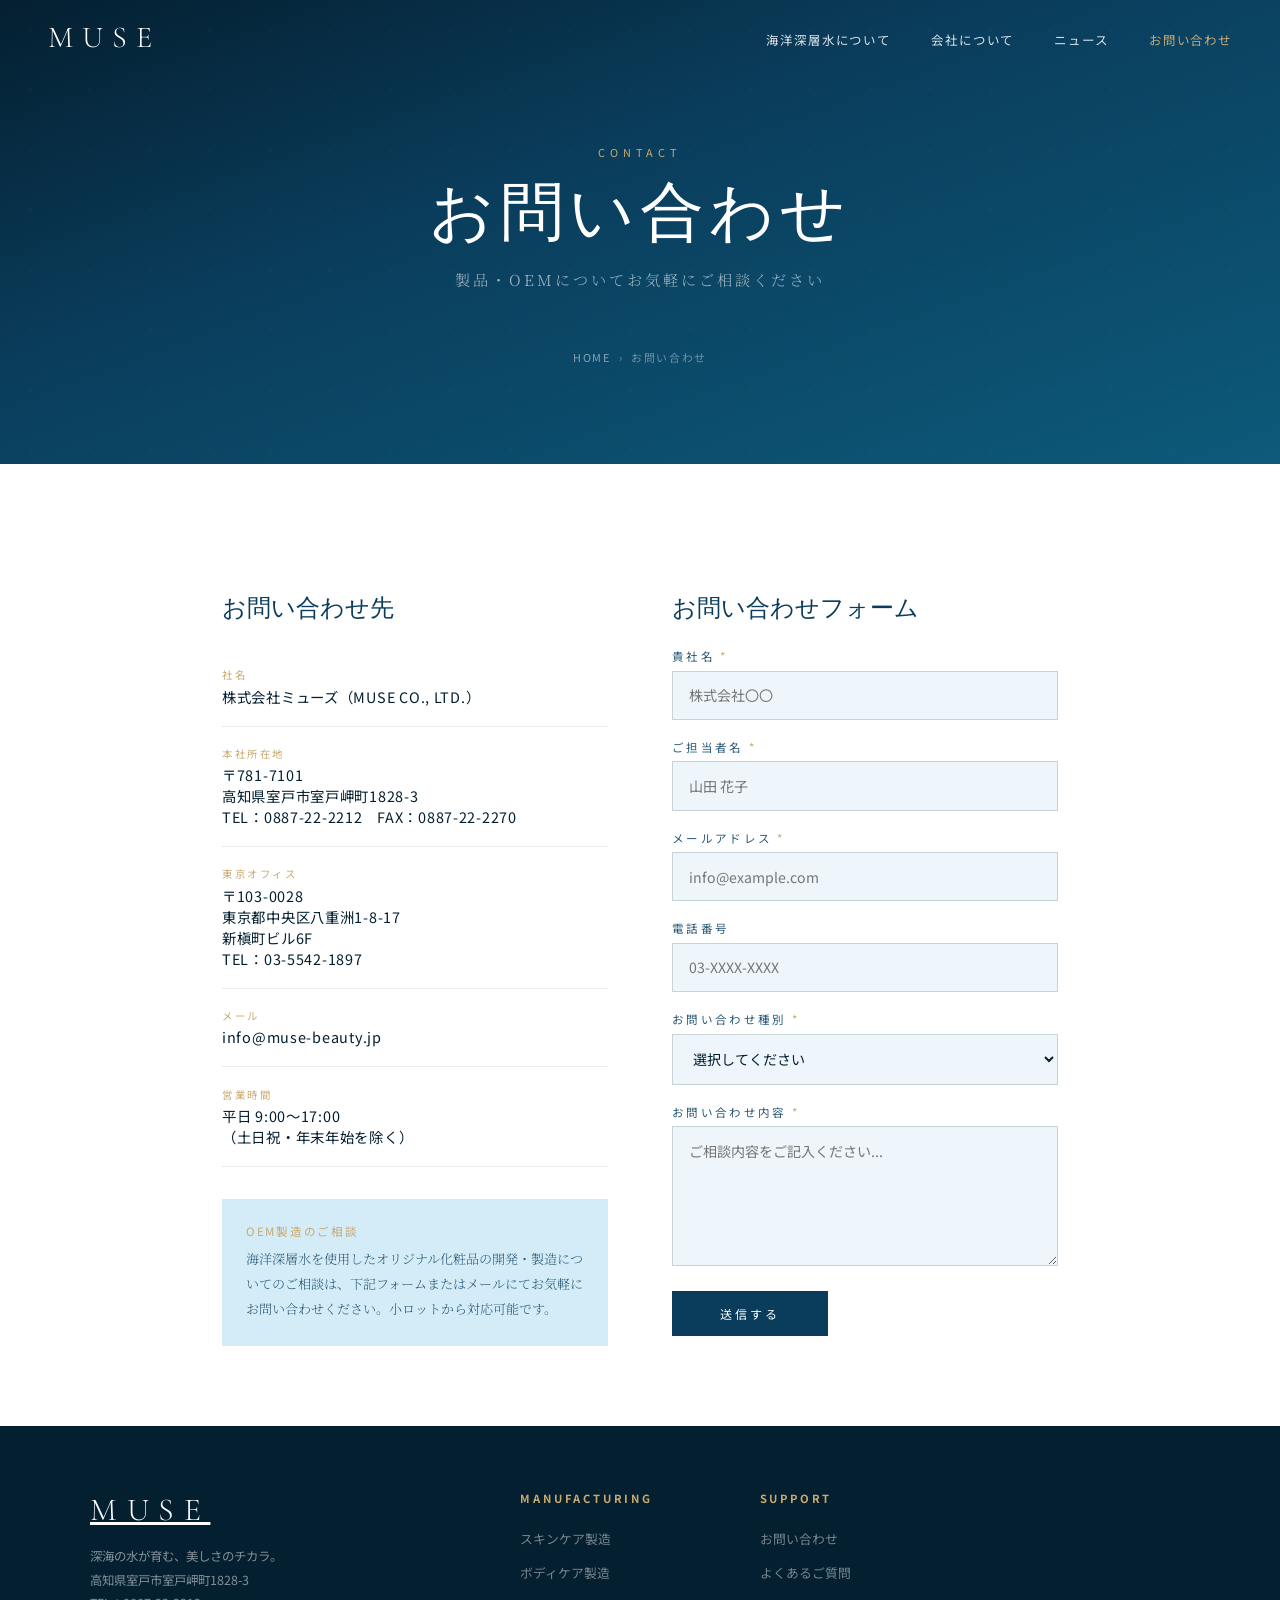
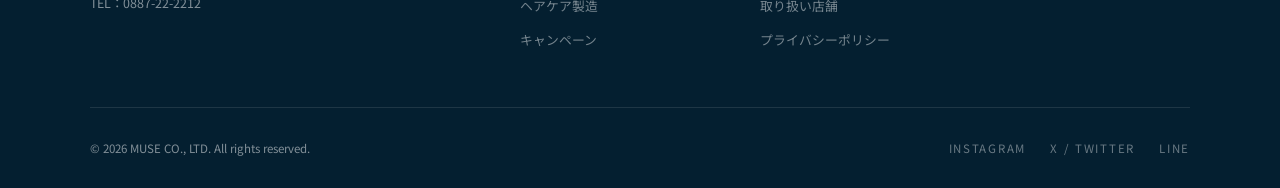
<file: contact.html>
<!DOCTYPE html>
<html lang="ja">
<head>
  <meta charset="UTF-8"><meta name="viewport" content="width=device-width, initial-scale=1.0">
  <title>お問い合わせ | MUSE</title>
  <link rel="preconnect" href="https://fonts.googleapis.com"><link rel="preconnect" href="https://fonts.gstatic.com" crossorigin>
  <link href="https://fonts.googleapis.com/css2?family=Cormorant+Garamond:ital,wght@0,300;0,400;1,300&family=Noto+Sans+JP:wght@300;400;500&family=Noto+Serif+JP:wght@300;400&display=swap" rel="stylesheet">
  <link rel="stylesheet" href="style.css">
</head>
<body>
  <nav id="main-nav">
    <a href="index.html" class="nav-logo">MUSE</a>
    <ul class="nav-links">
      <li><a href="deep-sea-water.html">海洋深層水について</a></li><li><a href="about.html">会社について</a></li>
      <li><a href="news.html">ニュース</a></li><li><a href="contact.html" style="color:var(--gold)">お問い合わせ</a></li>
    </ul>
    <button class="nav-hamburger" aria-expanded="false" aria-controls="mobile-menu"><span></span><span></span><span></span></button>
  </nav>
  <nav id="mobile-menu" class="nav-mobile-menu">
    <a href="deep-sea-water.html">海洋深層水について</a><a href="about.html">会社について</a>
    <a href="news.html">ニュース</a><a href="contact.html">お問い合わせ</a>
  </nav>

  <div class="page-hero">
    <p class="page-hero-eyebrow">CONTACT</p>
    <h1 class="page-hero-title">お問い合わせ</h1>
    <p class="page-hero-sub">製品・OEMについてお気軽にご相談ください</p>
    <nav class="breadcrumb"><a href="index.html">HOME</a><span>›</span><span>お問い合わせ</span></nav>
  </div>

  <div class="inner-section">
    <div class="contact-grid">
      <!-- 会社情報 -->
      <div class="contact-info reveal">
        <h3>お問い合わせ先</h3>
        <div class="contact-info-item"><span class="ci-label">社名</span><span class="ci-value">株式会社ミューズ（MUSE CO., LTD.）</span></div>
        <div class="contact-info-item">
          <span class="ci-label">本社所在地</span>
          <span class="ci-value">〒781-7101<br>高知県室戸市室戸岬町1828-3<br>TEL：0887-22-2212　FAX：0887-22-2270</span>
        </div>
        <div class="contact-info-item">
          <span class="ci-label">東京オフィス</span>
          <span class="ci-value">〒103-0028<br>東京都中央区八重洲1-8-17<br>新槇町ビル6F<br>TEL：03-5542-1897</span>
        </div>
        <div class="contact-info-item"><span class="ci-label">メール</span><span class="ci-value">info@muse-beauty.jp</span></div>
        <div class="contact-info-item"><span class="ci-label">営業時間</span><span class="ci-value">平日 9:00〜17:00<br>（土日祝・年末年始を除く）</span></div>
        <div style="margin-top:2rem;padding:1.5rem;background:var(--pale-green);">
          <p style="font-size:0.72rem;letter-spacing:0.15em;color:var(--gold);margin-bottom:0.5rem;">OEM製造のご相談</p>
          <p style="font-size:0.82rem;color:var(--text-mid);line-height:1.9;font-family:'Noto Serif JP',serif;font-weight:300;">海洋深層水を使用したオリジナル化粧品の開発・製造についてのご相談は、下記フォームまたはメールにてお気軽にお問い合わせください。小ロットから対応可能です。</p>
        </div>
      </div>

      <!-- フォーム -->
      <div class="reveal reveal-delay-1">
        <h3 style="font-family:'Cormorant Garamond',serif;font-size:1.5rem;font-weight:300;color:#0a3d5c;margin-bottom:1.5rem;">お問い合わせフォーム</h3>
        <form class="contact-form" id="contact-form">
          <div>
            <label for="company">貴社名 <span style="color:var(--gold)">*</span></label>
            <input type="text" id="company" name="company" placeholder="株式会社〇〇" required>
          </div>
          <div>
            <label for="name">ご担当者名 <span style="color:var(--gold)">*</span></label>
            <input type="text" id="name" name="name" placeholder="山田 花子" required>
          </div>
          <div>
            <label for="email">メールアドレス <span style="color:var(--gold)">*</span></label>
            <input type="email" id="email" name="email" placeholder="info@example.com" required>
          </div>
          <div>
            <label for="tel">電話番号</label>
            <input type="tel" id="tel" name="tel" placeholder="03-XXXX-XXXX">
          </div>
          <div>
            <label for="category">お問い合わせ種別 <span style="color:var(--gold)">*</span></label>
            <select id="category" name="category" required>
              <option value="">選択してください</option>
              <option value="oem">OEM製造について</option>
              <option value="product">製品について</option>
              <option value="sample">サンプルのご依頼</option>
              <option value="store">取り扱い店舗について</option>
              <option value="other">その他</option>
            </select>
          </div>
          <div>
            <label for="message">お問い合わせ内容 <span style="color:var(--gold)">*</span></label>
            <textarea id="message" name="message" placeholder="ご相談内容をご記入ください..." required></textarea>
          </div>
          <button type="submit" class="contact-submit">送信する</button>
        </form>
      </div>
    </div>
  </div>

  <footer>
    <div class="footer-inner">
      <div class="footer-top">
        <div><a href="index.html" class="footer-logo">MUSE</a><p class="footer-desc">深海の水が育む、美しさのチカラ。<br>高知県室戸市室戸岬町1828-3<br>TEL：0887-22-2212</p></div>
        <div class="footer-col"><h4>MANUFACTURING</h4><ul><li><a href="products.html">スキンケア製造</a></li><li><a href="products.html">ボディケア製造</a></li><li><a href="products.html">ヘアケア製造</a></li><li><a href="news.html">キャンペーン</a></li></ul></div>
        <div class="footer-col"><h4>SUPPORT</h4><ul><li><a href="contact.html">お問い合わせ</a></li><li><a href="faq.html">よくあるご質問</a></li><li><a href="contact.html">取り扱い店舗</a></li><li><a href="privacy.html">プライバシーポリシー</a></li></ul></div>
      </div>
      <div class="footer-bottom"><p>© 2026 MUSE CO., LTD. All rights reserved.</p><div class="social-links"><a href="#">INSTAGRAM</a><a href="#">X / TWITTER</a><a href="#">LINE</a></div></div>
    </div>
  </footer>
  <script src="script.js"></script>
</body>
</html>
</file>
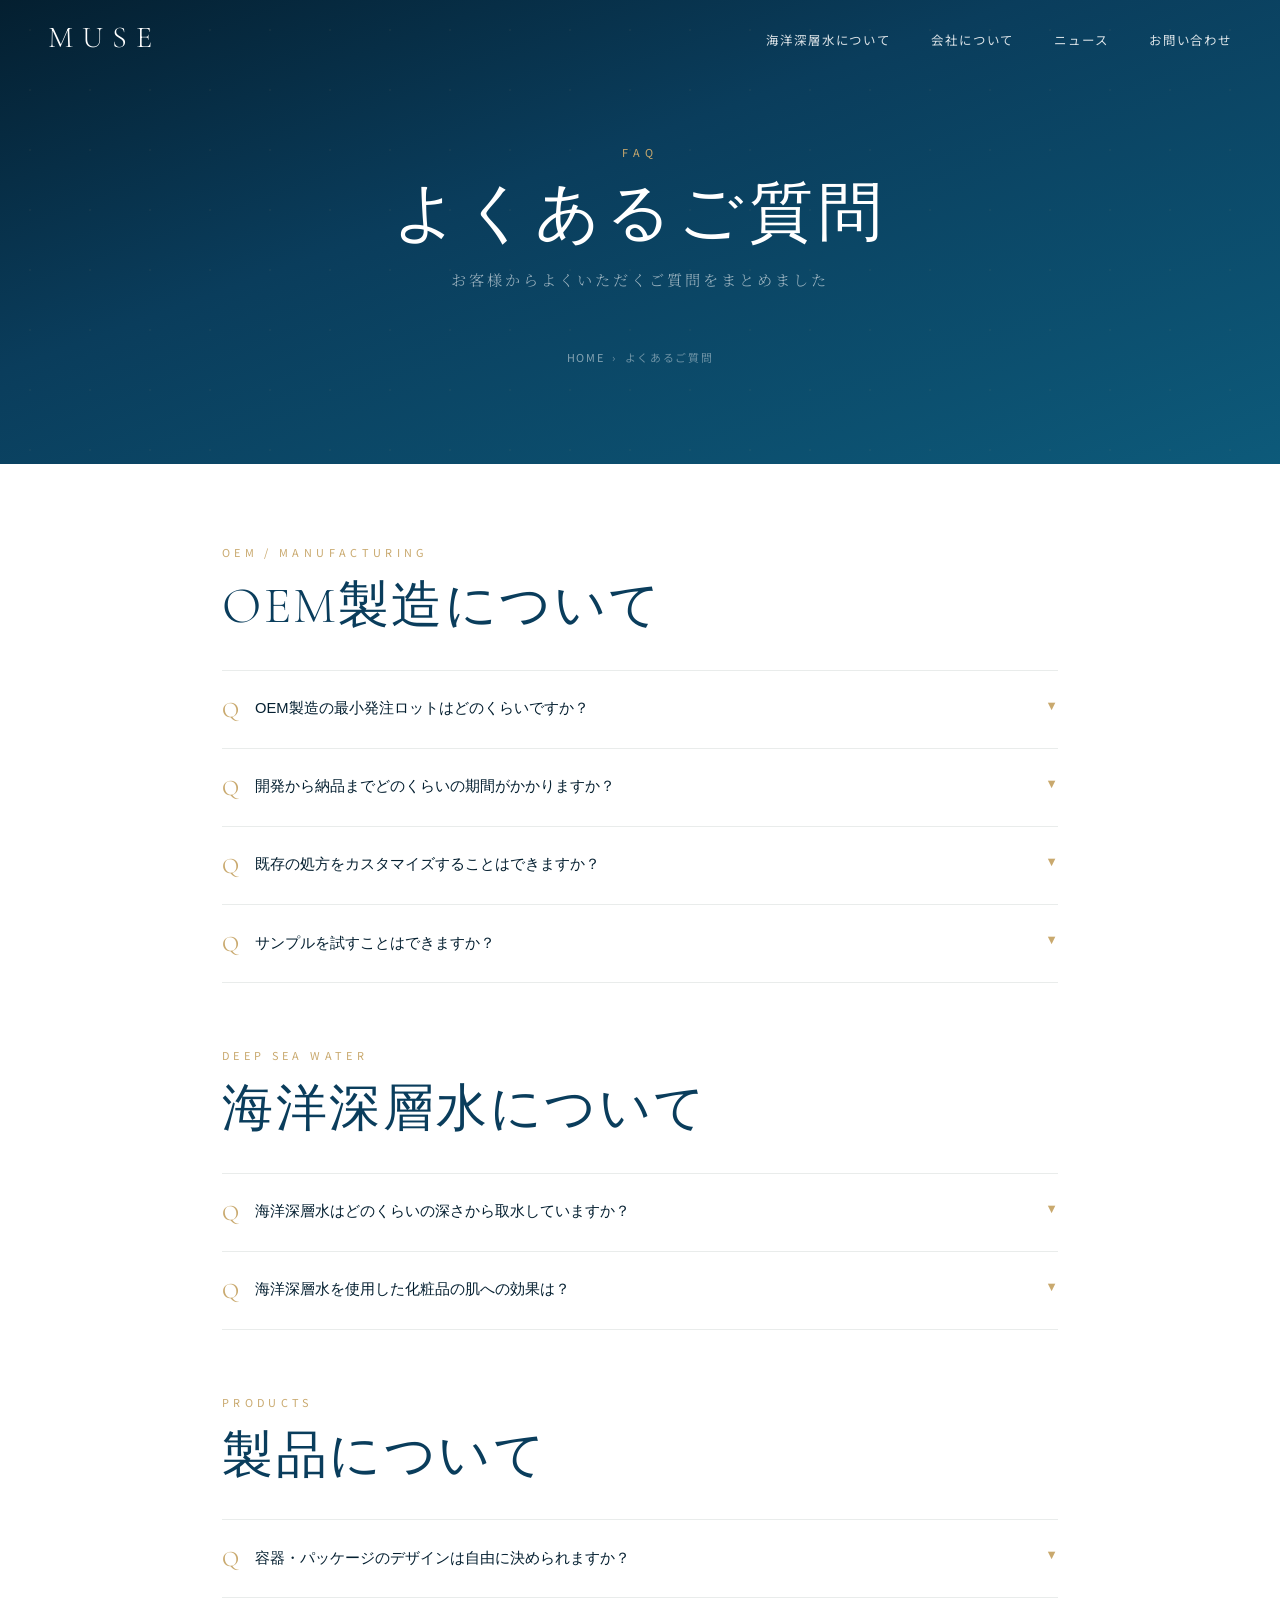
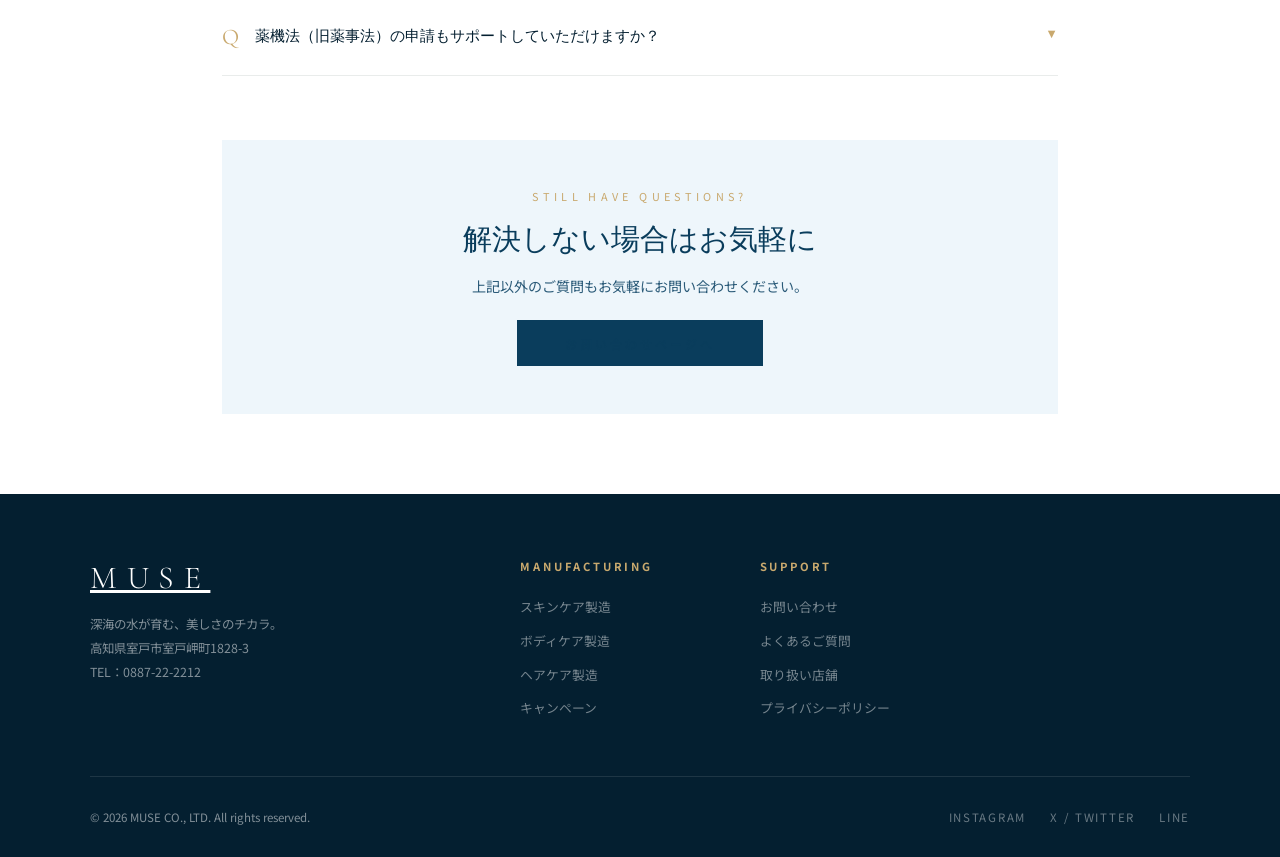
<file: faq.html>
<!DOCTYPE html>
<html lang="ja">
<head>
  <meta charset="UTF-8"><meta name="viewport" content="width=device-width, initial-scale=1.0">
  <title>よくあるご質問 | MUSE</title>
  <link rel="preconnect" href="https://fonts.googleapis.com"><link rel="preconnect" href="https://fonts.gstatic.com" crossorigin>
  <link href="https://fonts.googleapis.com/css2?family=Cormorant+Garamond:ital,wght@0,300;0,400;1,300&family=Noto+Sans+JP:wght@300;400;500&family=Noto+Serif+JP:wght@300;400&display=swap" rel="stylesheet">
  <link rel="stylesheet" href="style.css">
</head>
<body>
  <nav id="main-nav">
    <a href="index.html" class="nav-logo">MUSE</a>
    <ul class="nav-links">
      <li><a href="deep-sea-water.html">海洋深層水について</a></li><li><a href="about.html">会社について</a></li>
      <li><a href="news.html">ニュース</a></li><li><a href="contact.html">お問い合わせ</a></li>
    </ul>
    <button class="nav-hamburger" aria-expanded="false" aria-controls="mobile-menu"><span></span><span></span><span></span></button>
  </nav>
  <nav id="mobile-menu" class="nav-mobile-menu">
    <a href="deep-sea-water.html">海洋深層水について</a><a href="about.html">会社について</a>
    <a href="news.html">ニュース</a><a href="contact.html">お問い合わせ</a>
  </nav>

  <div class="page-hero">
    <p class="page-hero-eyebrow">FAQ</p>
    <h1 class="page-hero-title">よくあるご質問</h1>
    <p class="page-hero-sub">お客様からよくいただくご質問をまとめました</p>
    <nav class="breadcrumb"><a href="index.html">HOME</a><span>›</span><span>よくあるご質問</span></nav>
  </div>

  <div class="inner-section">
    <p class="section-eyebrow reveal">OEM / MANUFACTURING</p>
    <h2 class="section-title reveal reveal-delay-1" style="margin-bottom:0.5rem;">OEM製造について</h2>
    <ul class="faq-list reveal reveal-delay-2">
      <li class="faq-item">
        <button class="faq-q"><span class="faq-q-mark">Q</span><span class="faq-q-text">OEM製造の最小発注ロットはどのくらいですか？</span><span class="faq-q-arrow">▼</span></button>
        <div class="faq-a"><p class="faq-a-text">製品の種類や容量によって異なりますが、スキンケア・ボディケア製品については500個〜、ヘアケア製品については1,000個〜を目安にご相談いただけます。初回のご相談では、まずどのような製品をご希望かをお聞かせください。</p></div>
      </li>
      <li class="faq-item">
        <button class="faq-q"><span class="faq-q-mark">Q</span><span class="faq-q-text">開発から納品までどのくらいの期間がかかりますか？</span><span class="faq-q-arrow">▼</span></button>
        <div class="faq-a"><p class="faq-a-text">処方の開発から初回サンプル提出まで約2〜3ヶ月、その後の修正・確定・製造・納品まで含めると、標準的なケースで4〜6ヶ月程度です。お急ぎの場合はご相談ください。</p></div>
      </li>
      <li class="faq-item">
        <button class="faq-q"><span class="faq-q-mark">Q</span><span class="faq-q-text">既存の処方をカスタマイズすることはできますか？</span><span class="faq-q-arrow">▼</span></button>
        <div class="faq-a"><p class="faq-a-text">はい、ベースとなる処方をご提案しつつ、お客様のご要望に合わせて香り・テクスチャー・追加成分などをカスタマイズすることが可能です。完全なオリジナル処方の開発も承っております。</p></div>
      </li>
      <li class="faq-item">
        <button class="faq-q"><span class="faq-q-mark">Q</span><span class="faq-q-text">サンプルを試すことはできますか？</span><span class="faq-q-arrow">▼</span></button>
        <div class="faq-a"><p class="faq-a-text">処方確定前のサンプル提供は有償となりますが、承っております。まずはお問い合わせフォームよりご連絡ください。既存のサンプルを無料でお送りできる場合もあります。</p></div>
      </li>
    </ul>

    <p class="section-eyebrow reveal" style="margin-top:4rem;">DEEP SEA WATER</p>
    <h2 class="section-title reveal reveal-delay-1" style="margin-bottom:0.5rem;">海洋深層水について</h2>
    <ul class="faq-list reveal reveal-delay-2">
      <li class="faq-item">
        <button class="faq-q"><span class="faq-q-mark">Q</span><span class="faq-q-text">海洋深層水はどのくらいの深さから取水していますか？</span><span class="faq-q-arrow">▼</span></button>
        <div class="faq-a"><p class="faq-a-text">高知県室戸岬沖・水深約344mから取水しています。取水された海洋深層水は取水ターミナルを通じ、パイプラインで直接工場に供給されます。</p></div>
      </li>
      <li class="faq-item">
        <button class="faq-q"><span class="faq-q-mark">Q</span><span class="faq-q-text">海洋深層水を使用した化粧品の肌への効果は？</span><span class="faq-q-arrow">▼</span></button>
        <div class="faq-a"><p class="faq-a-text">海洋深層水は豊富なミネラルをバランスよく含み、肌の水分保持能の改善や肌荒れ改善効果などが期待されています。また、清浄性が高く細菌汚染が少ないため、敏感肌の方にも安心してお使いいただける処方が可能です。</p></div>
      </li>
    </ul>

    <p class="section-eyebrow reveal" style="margin-top:4rem;">PRODUCTS</p>
    <h2 class="section-title reveal reveal-delay-1" style="margin-bottom:0.5rem;">製品について</h2>
    <ul class="faq-list reveal reveal-delay-2">
      <li class="faq-item">
        <button class="faq-q"><span class="faq-q-mark">Q</span><span class="faq-q-text">容器・パッケージのデザインは自由に決められますか？</span><span class="faq-q-arrow">▼</span></button>
        <div class="faq-a"><p class="faq-a-text">はい。容器の形状・素材・色は豊富なラインナップからお選びいただけます。ラベル・パッケージデザインはお客様のご支給も可能です。デザイナーとの連携サポートもご用意しています。</p></div>
      </li>
      <li class="faq-item">
        <button class="faq-q"><span class="faq-q-mark">Q</span><span class="faq-q-text">薬機法（旧薬事法）の申請もサポートしていただけますか？</span><span class="faq-q-arrow">▼</span></button>
        <div class="faq-a"><p class="faq-a-text">化粧品製造販売業許可や製造業許可の取得サポート、成分表示の確認など、薬機法に関わる手続きについてもご支援しております。詳細はお問い合わせください。</p></div>
      </li>
    </ul>

    <div style="text-align:center;margin-top:4rem;padding:3rem;background:var(--cream);" class="reveal">
      <p class="section-eyebrow">STILL HAVE QUESTIONS?</p>
      <h3 style="font-family:'Cormorant Garamond',serif;font-size:1.8rem;font-weight:300;color:#0a3d5c;margin-bottom:1rem;">解決しない場合はお気軽に</h3>
      <p style="font-size:0.88rem;color:var(--text-mid);margin-bottom:1.5rem;">上記以外のご質問もお気軽にお問い合わせください。</p>
      <a href="contact.html" class="banner-cta" style="background:#0a3d5c;">お問い合わせページへ</a>
    </div>
  </div>

  <footer>
    <div class="footer-inner">
      <div class="footer-top">
        <div><a href="index.html" class="footer-logo">MUSE</a><p class="footer-desc">深海の水が育む、美しさのチカラ。<br>高知県室戸市室戸岬町1828-3<br>TEL：0887-22-2212</p></div>
        <div class="footer-col"><h4>MANUFACTURING</h4><ul><li><a href="products.html">スキンケア製造</a></li><li><a href="products.html">ボディケア製造</a></li><li><a href="products.html">ヘアケア製造</a></li><li><a href="news.html">キャンペーン</a></li></ul></div>
        <div class="footer-col"><h4>SUPPORT</h4><ul><li><a href="contact.html">お問い合わせ</a></li><li><a href="faq.html">よくあるご質問</a></li><li><a href="contact.html">取り扱い店舗</a></li><li><a href="privacy.html">プライバシーポリシー</a></li></ul></div>
      </div>
      <div class="footer-bottom"><p>© 2026 MUSE CO., LTD. All rights reserved.</p><div class="social-links"><a href="#">INSTAGRAM</a><a href="#">X / TWITTER</a><a href="#">LINE</a></div></div>
    </div>
  </footer>
  <script src="script.js"></script>
</body>
</html>
</file>
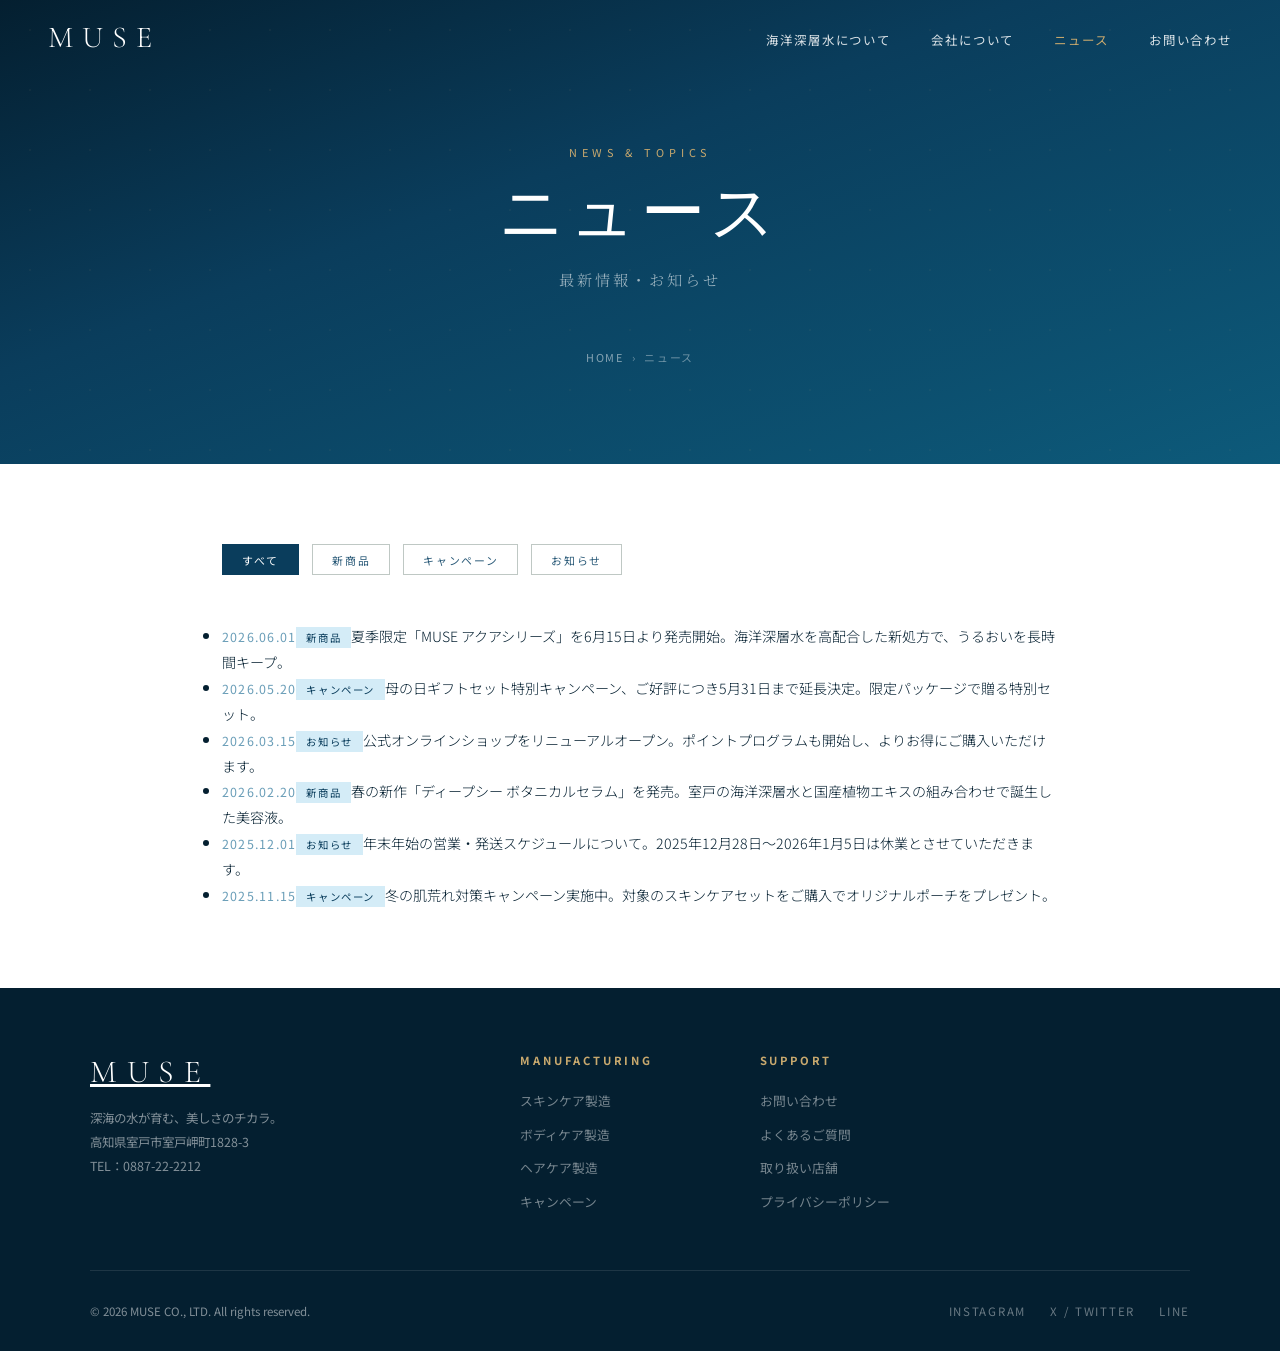
<file: news.html>
<!DOCTYPE html>
<html lang="ja">
<head>
  <meta charset="UTF-8"><meta name="viewport" content="width=device-width, initial-scale=1.0">
  <title>ニュース | MUSE</title>
  <link rel="preconnect" href="https://fonts.googleapis.com"><link rel="preconnect" href="https://fonts.gstatic.com" crossorigin>
  <link href="https://fonts.googleapis.com/css2?family=Cormorant+Garamond:ital,wght@0,300;0,400;1,300&family=Noto+Sans+JP:wght@300;400;500&family=Noto+Serif+JP:wght@300;400&display=swap" rel="stylesheet">
  <link rel="stylesheet" href="style.css">
</head>
<body>
  <nav id="main-nav">
    <a href="index.html" class="nav-logo">MUSE</a>
    <ul class="nav-links">
      <li><a href="deep-sea-water.html">海洋深層水について</a></li><li><a href="about.html">会社について</a></li>
      <li><a href="news.html" style="color:var(--gold)">ニュース</a></li><li><a href="contact.html">お問い合わせ</a></li>
    </ul>
    <button class="nav-hamburger" aria-expanded="false" aria-controls="mobile-menu"><span></span><span></span><span></span></button>
  </nav>
  <nav id="mobile-menu" class="nav-mobile-menu">
    <a href="deep-sea-water.html">海洋深層水について</a><a href="about.html">会社について</a>
    <a href="news.html">ニュース</a><a href="contact.html">お問い合わせ</a>
  </nav>

  <div class="page-hero">
    <p class="page-hero-eyebrow">NEWS &amp; TOPICS</p>
    <h1 class="page-hero-title">ニュース</h1>
    <p class="page-hero-sub">最新情報・お知らせ</p>
    <nav class="breadcrumb"><a href="index.html">HOME</a><span>›</span><span>ニュース</span></nav>
  </div>

  <div class="inner-section">
    <!-- カテゴリフィルター -->
    <div style="display:flex;gap:0.8rem;flex-wrap:wrap;margin-bottom:3rem;" class="reveal">
      <button onclick="filterNews('all')" id="btn-all" style="padding:0.4rem 1.2rem;border:1px solid var(--deep-green);background:#0a3d5c;color:white;font-size:0.68rem;letter-spacing:0.15em;cursor:pointer;font-family:'Noto Sans JP',sans-serif;">すべて</button>
      <button onclick="filterNews('新商品')" id="btn-新商品" style="padding:0.4rem 1.2rem;border:1px solid rgba(44,74,62,0.3);background:transparent;color:var(--text-mid);font-size:0.68rem;letter-spacing:0.15em;cursor:pointer;font-family:'Noto Sans JP',sans-serif;">新商品</button>
      <button onclick="filterNews('キャンペーン')" id="btn-キャンペーン" style="padding:0.4rem 1.2rem;border:1px solid rgba(44,74,62,0.3);background:transparent;color:var(--text-mid);font-size:0.68rem;letter-spacing:0.15em;cursor:pointer;font-family:'Noto Sans JP',sans-serif;">キャンペーン</button>
      <button onclick="filterNews('お知らせ')" id="btn-お知らせ" style="padding:0.4rem 1.2rem;border:1px solid rgba(44,74,62,0.3);background:transparent;color:var(--text-mid);font-size:0.68rem;letter-spacing:0.15em;cursor:pointer;font-family:'Noto Sans JP',sans-serif;">お知らせ</button>
    </div>

    <ul class="news-full-list" id="news-list">
      <li data-cat="新商品"><div class="news-full-item reveal"><span class="news-date">2026.06.01</span><span class="news-tag">新商品</span><span class="news-title-text">夏季限定「MUSE アクアシリーズ」を6月15日より発売開始。海洋深層水を高配合した新処方で、うるおいを長時間キープ。</span></div></li>
      <li data-cat="キャンペーン"><div class="news-full-item reveal reveal-delay-1"><span class="news-date">2026.05.20</span><span class="news-tag">キャンペーン</span><span class="news-title-text">母の日ギフトセット特別キャンペーン、ご好評につき5月31日まで延長決定。限定パッケージで贈る特別セット。</span></div></li>
      <li data-cat="お知らせ"><div class="news-full-item reveal reveal-delay-3"><span class="news-date">2026.03.15</span><span class="news-tag">お知らせ</span><span class="news-title-text">公式オンラインショップをリニューアルオープン。ポイントプログラムも開始し、よりお得にご購入いただけます。</span></div></li>
      <li data-cat="新商品"><div class="news-full-item reveal"><span class="news-date">2026.02.20</span><span class="news-tag">新商品</span><span class="news-title-text">春の新作「ディープシー ボタニカルセラム」を発売。室戸の海洋深層水と国産植物エキスの組み合わせで誕生した美容液。</span></div></li>
      <li data-cat="お知らせ"><div class="news-full-item reveal reveal-delay-2"><span class="news-date">2025.12.01</span><span class="news-tag">お知らせ</span><span class="news-title-text">年末年始の営業・発送スケジュールについて。2025年12月28日〜2026年1月5日は休業とさせていただきます。</span></div></li>
      <li data-cat="キャンペーン"><div class="news-full-item reveal reveal-delay-3"><span class="news-date">2025.11.15</span><span class="news-tag">キャンペーン</span><span class="news-title-text">冬の肌荒れ対策キャンペーン実施中。対象のスキンケアセットをご購入でオリジナルポーチをプレゼント。</span></div></li>
    </ul>
  </div>

  <footer>
    <div class="footer-inner">
      <div class="footer-top">
        <div><a href="index.html" class="footer-logo">MUSE</a><p class="footer-desc">深海の水が育む、美しさのチカラ。<br>高知県室戸市室戸岬町1828-3<br>TEL：0887-22-2212</p></div>
        <div class="footer-col"><h4>MANUFACTURING</h4><ul><li><a href="products.html">スキンケア製造</a></li><li><a href="products.html">ボディケア製造</a></li><li><a href="products.html">ヘアケア製造</a></li><li><a href="news.html">キャンペーン</a></li></ul></div>
        <div class="footer-col"><h4>SUPPORT</h4><ul><li><a href="contact.html">お問い合わせ</a></li><li><a href="faq.html">よくあるご質問</a></li><li><a href="contact.html">取り扱い店舗</a></li><li><a href="privacy.html">プライバシーポリシー</a></li></ul></div>
      </div>
      <div class="footer-bottom"><p>© 2026 MUSE CO., LTD. All rights reserved.</p><div class="social-links"><a href="#">INSTAGRAM</a><a href="#">X / TWITTER</a><a href="#">LINE</a></div></div>
    </div>
  </footer>
  <script src="script.js"></script>
  <script>
    function filterNews(cat) {
      const items = document.querySelectorAll('#news-list li');
      items.forEach(li => { li.style.display = (cat === 'all' || li.dataset.cat === cat) ? '' : 'none'; });
      document.querySelectorAll('[id^="btn-"]').forEach(b => {
        b.style.background = 'transparent'; b.style.color = 'var(--text-mid)';
        b.style.borderColor = 'rgba(44,74,62,0.3)';
      });
      const active = document.getElementById('btn-' + cat);
      if (active) { active.style.background = 'var(--deep-green)'; active.style.color = 'white'; active.style.borderColor = 'var(--deep-green)'; }
    }
  </script>
</body>
</html>
</file>
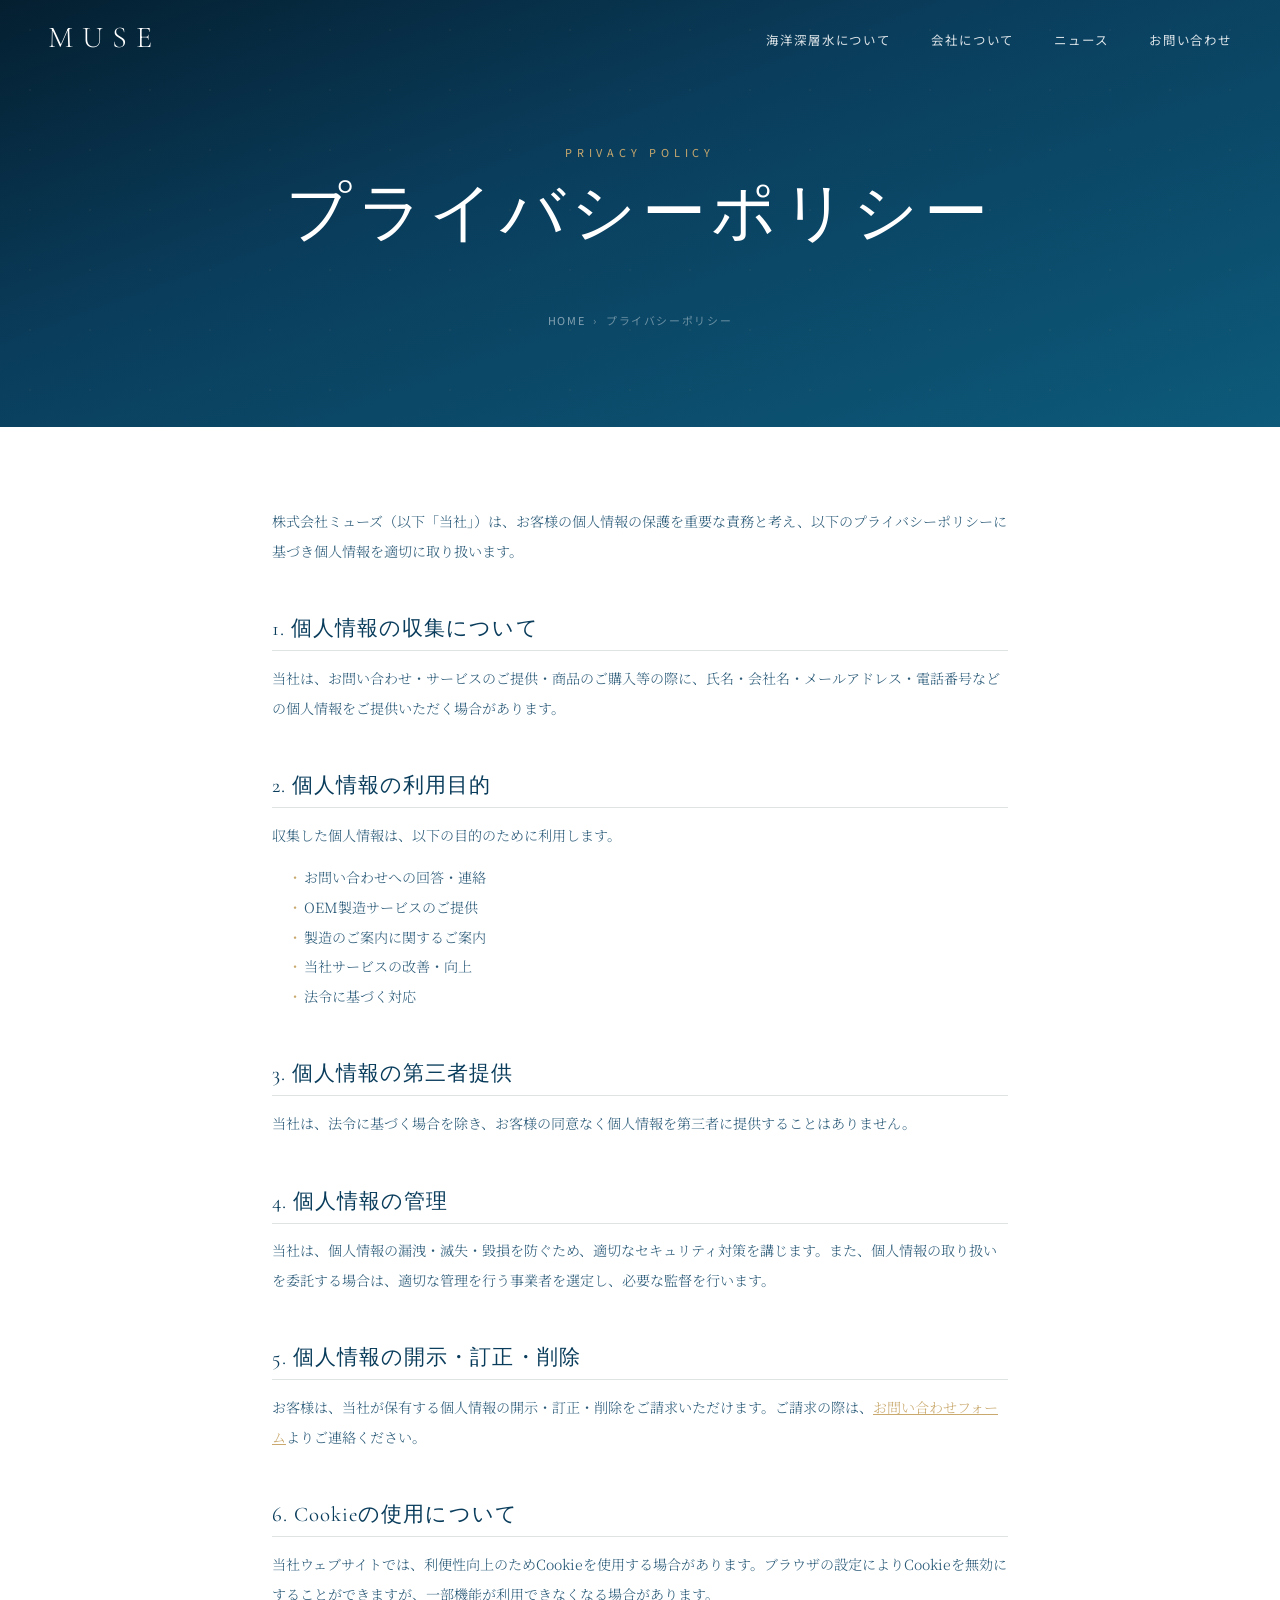
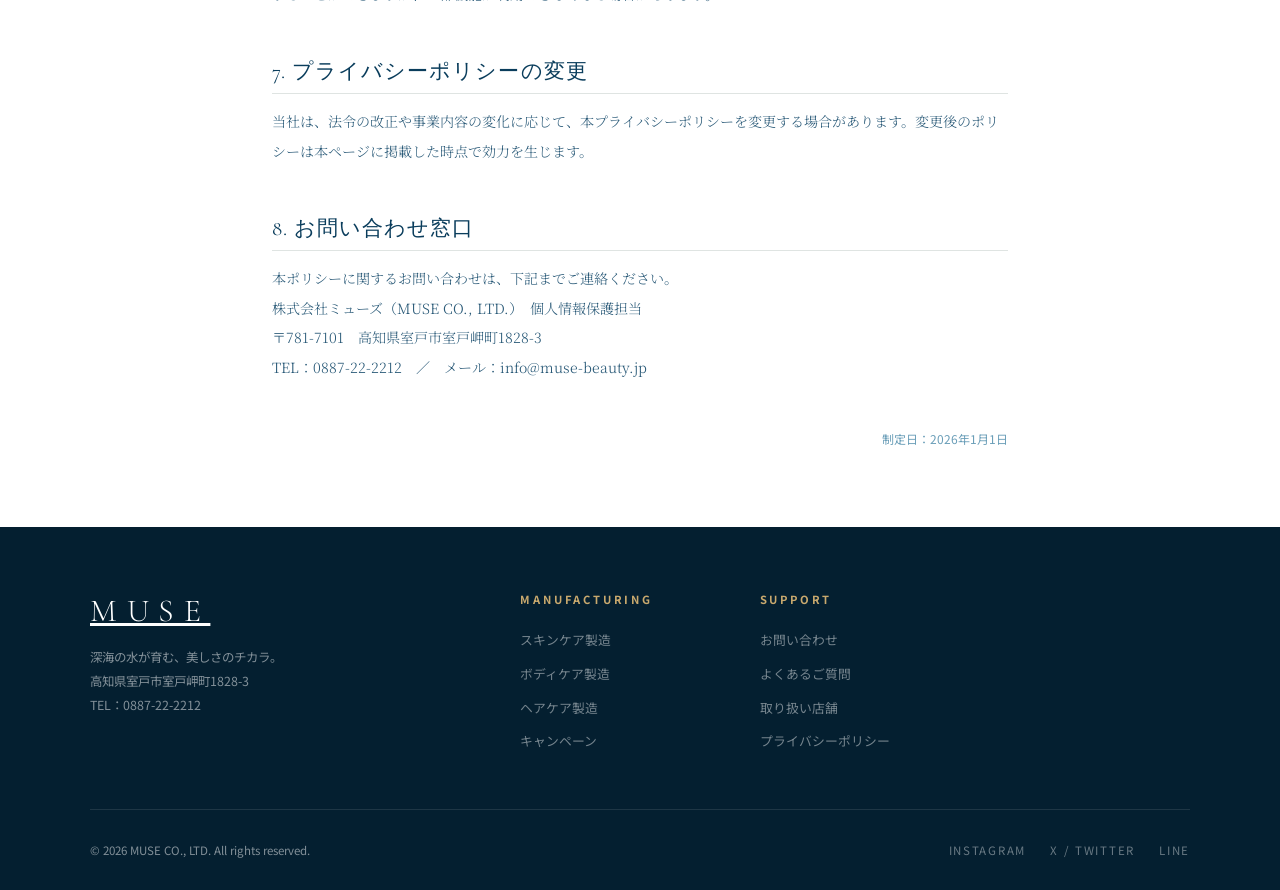
<file: privacy.html>
<!DOCTYPE html>
<html lang="ja">
<head>
  <meta charset="UTF-8"><meta name="viewport" content="width=device-width, initial-scale=1.0">
  <title>プライバシーポリシー | MUSE</title>
  <link rel="preconnect" href="https://fonts.googleapis.com"><link rel="preconnect" href="https://fonts.gstatic.com" crossorigin>
  <link href="https://fonts.googleapis.com/css2?family=Cormorant+Garamond:ital,wght@0,300;0,400;1,300&family=Noto+Sans+JP:wght@300;400;500&family=Noto+Serif+JP:wght@300;400&display=swap" rel="stylesheet">
  <link rel="stylesheet" href="style.css">
</head>
<body>
  <nav id="main-nav">
    <a href="index.html" class="nav-logo">MUSE</a>
    <ul class="nav-links">
      <li><a href="deep-sea-water.html">海洋深層水について</a></li><li><a href="about.html">会社について</a></li>
      <li><a href="news.html">ニュース</a></li><li><a href="contact.html">お問い合わせ</a></li>
    </ul>
    <button class="nav-hamburger" aria-expanded="false" aria-controls="mobile-menu"><span></span><span></span><span></span></button>
  </nav>
  <nav id="mobile-menu" class="nav-mobile-menu">
    <a href="deep-sea-water.html">海洋深層水について</a><a href="about.html">会社について</a>
    <a href="news.html">ニュース</a><a href="contact.html">お問い合わせ</a>
  </nav>

  <div class="page-hero">
    <p class="page-hero-eyebrow">PRIVACY POLICY</p>
    <h1 class="page-hero-title">プライバシーポリシー</h1>
    <nav class="breadcrumb"><a href="index.html">HOME</a><span>›</span><span>プライバシーポリシー</span></nav>
  </div>

  <div class="privacy-body">
    <div class="privacy-section reveal">
      <p style="font-family:'Noto Serif JP',serif;font-size:0.88rem;line-height:2.1;color:var(--text-mid);font-weight:300;margin-bottom:2rem;">株式会社ミューズ（以下「当社」）は、お客様の個人情報の保護を重要な責務と考え、以下のプライバシーポリシーに基づき個人情報を適切に取り扱います。</p>
    </div>
    <div class="privacy-section reveal">
      <h3>1. 個人情報の収集について</h3>
      <p>当社は、お問い合わせ・サービスのご提供・商品のご購入等の際に、氏名・会社名・メールアドレス・電話番号などの個人情報をご提供いただく場合があります。</p>
    </div>
    <div class="privacy-section reveal">
      <h3>2. 個人情報の利用目的</h3>
      <p>収集した個人情報は、以下の目的のために利用します。</p>
      <ul style="margin-top:0.8rem;">
        <li>お問い合わせへの回答・連絡</li>
        <li>OEM製造サービスのご提供</li>
        <li>製造のご案内に関するご案内</li>
        <li>当社サービスの改善・向上</li>
        <li>法令に基づく対応</li>
      </ul>
    </div>
    <div class="privacy-section reveal">
      <h3>3. 個人情報の第三者提供</h3>
      <p>当社は、法令に基づく場合を除き、お客様の同意なく個人情報を第三者に提供することはありません。</p>
    </div>
    <div class="privacy-section reveal">
      <h3>4. 個人情報の管理</h3>
      <p>当社は、個人情報の漏洩・滅失・毀損を防ぐため、適切なセキュリティ対策を講じます。また、個人情報の取り扱いを委託する場合は、適切な管理を行う事業者を選定し、必要な監督を行います。</p>
    </div>
    <div class="privacy-section reveal">
      <h3>5. 個人情報の開示・訂正・削除</h3>
      <p>お客様は、当社が保有する個人情報の開示・訂正・削除をご請求いただけます。ご請求の際は、<a href="contact.html" style="color:var(--gold);">お問い合わせフォーム</a>よりご連絡ください。</p>
    </div>
    <div class="privacy-section reveal">
      <h3>6. Cookieの使用について</h3>
      <p>当社ウェブサイトでは、利便性向上のためCookieを使用する場合があります。ブラウザの設定によりCookieを無効にすることができますが、一部機能が利用できなくなる場合があります。</p>
    </div>
    <div class="privacy-section reveal">
      <h3>7. プライバシーポリシーの変更</h3>
      <p>当社は、法令の改正や事業内容の変化に応じて、本プライバシーポリシーを変更する場合があります。変更後のポリシーは本ページに掲載した時点で効力を生じます。</p>
    </div>
    <div class="privacy-section reveal">
      <h3>8. お問い合わせ窓口</h3>
      <p style="font-size:0.88rem;line-height:2.1;color:var(--text-mid);font-family:'Noto Serif JP',serif;font-weight:300;">本ポリシーに関するお問い合わせは、下記までご連絡ください。<br>株式会社ミューズ（MUSE CO., LTD.）　個人情報保護担当<br>〒781-7101　高知県室戸市室戸岬町1828-3<br>TEL：0887-22-2212　／　メール：info@muse-beauty.jp</p>
    </div>
    <p style="font-size:0.75rem;color:var(--text-light);margin-top:3rem;text-align:right;" class="reveal">制定日：2026年1月1日</p>
  </div>

  <footer>
    <div class="footer-inner">
      <div class="footer-top">
        <div><a href="index.html" class="footer-logo">MUSE</a><p class="footer-desc">深海の水が育む、美しさのチカラ。<br>高知県室戸市室戸岬町1828-3<br>TEL：0887-22-2212</p></div>
        <div class="footer-col"><h4>MANUFACTURING</h4><ul><li><a href="products.html">スキンケア製造</a></li><li><a href="products.html">ボディケア製造</a></li><li><a href="products.html">ヘアケア製造</a></li><li><a href="news.html">キャンペーン</a></li></ul></div>
        <div class="footer-col"><h4>SUPPORT</h4><ul><li><a href="contact.html">お問い合わせ</a></li><li><a href="faq.html">よくあるご質問</a></li><li><a href="contact.html">取り扱い店舗</a></li><li><a href="privacy.html">プライバシーポリシー</a></li></ul></div>
      </div>
      <div class="footer-bottom"><p>© 2026 MUSE CO., LTD. All rights reserved.</p><div class="social-links"><a href="#">INSTAGRAM</a><a href="#">X / TWITTER</a><a href="#">LINE</a></div></div>
    </div>
  </footer>
  <script src="script.js"></script>
</body>
</html>
</file>
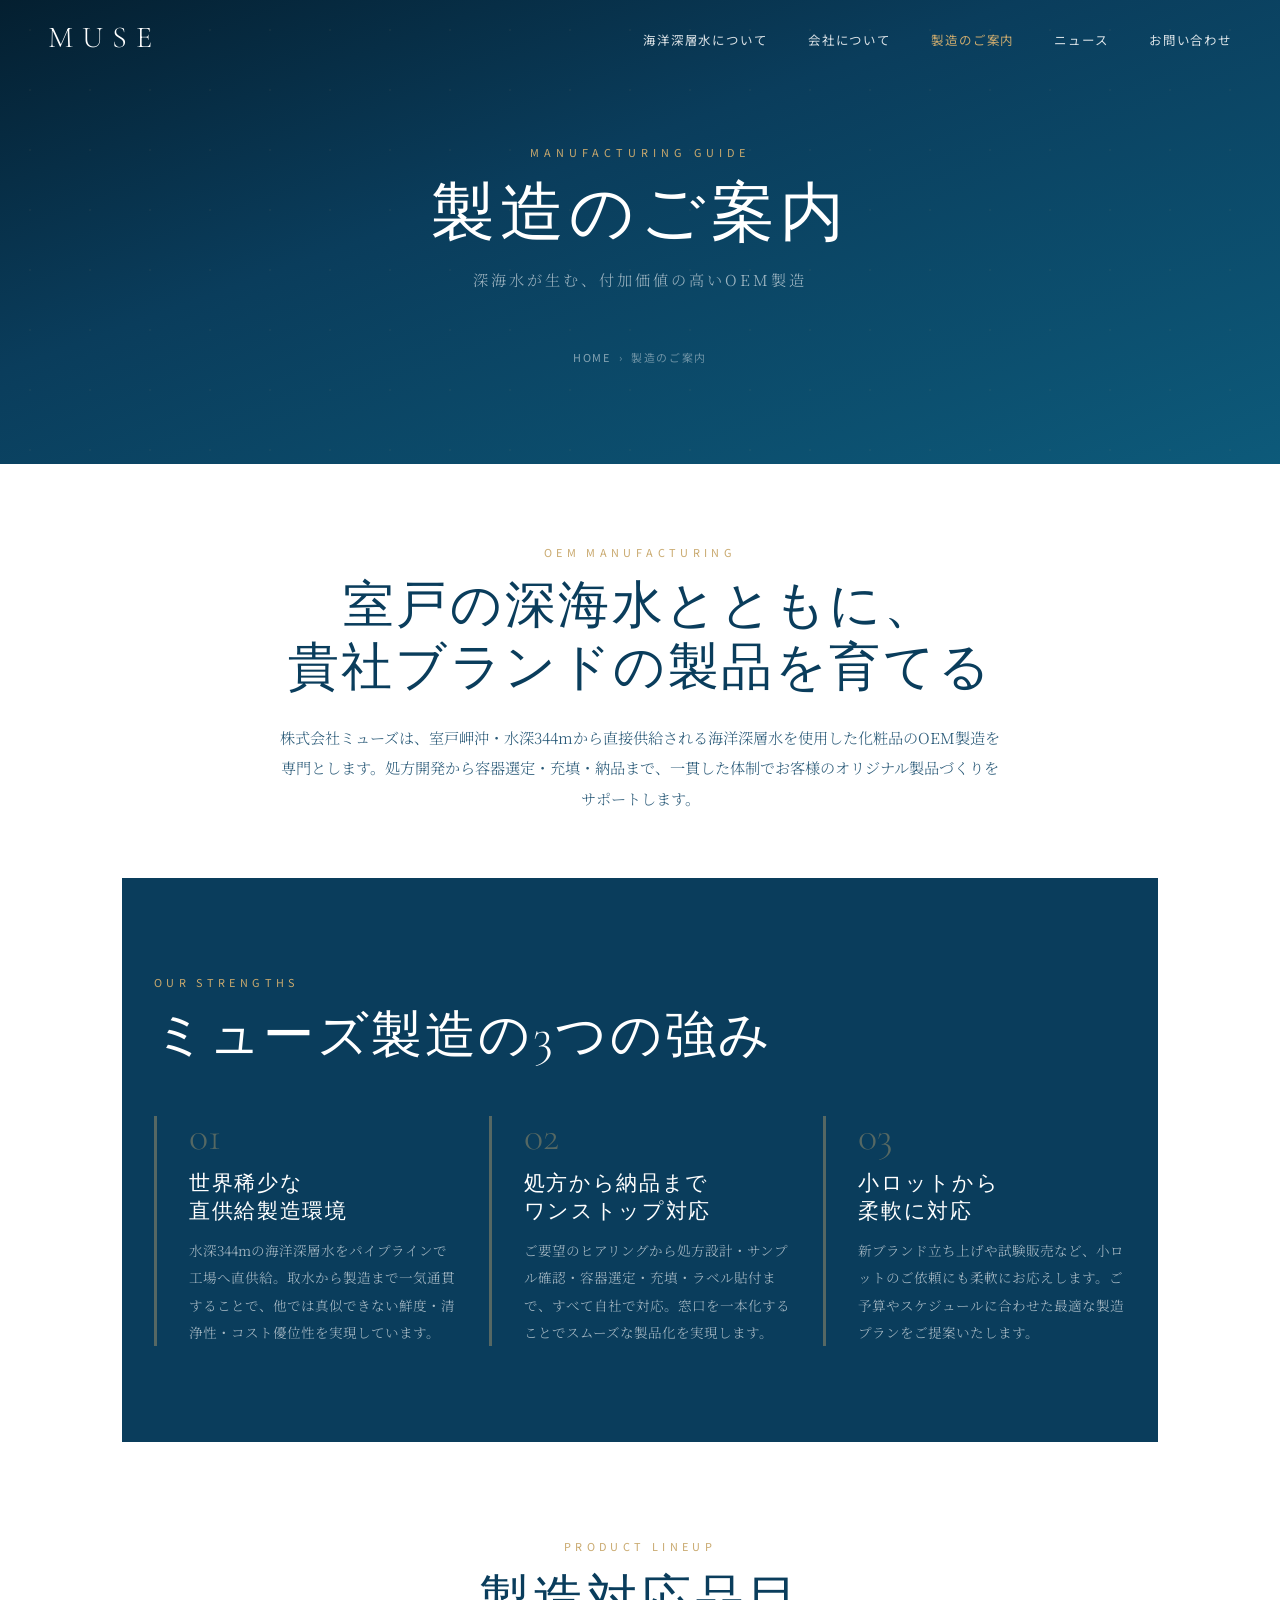
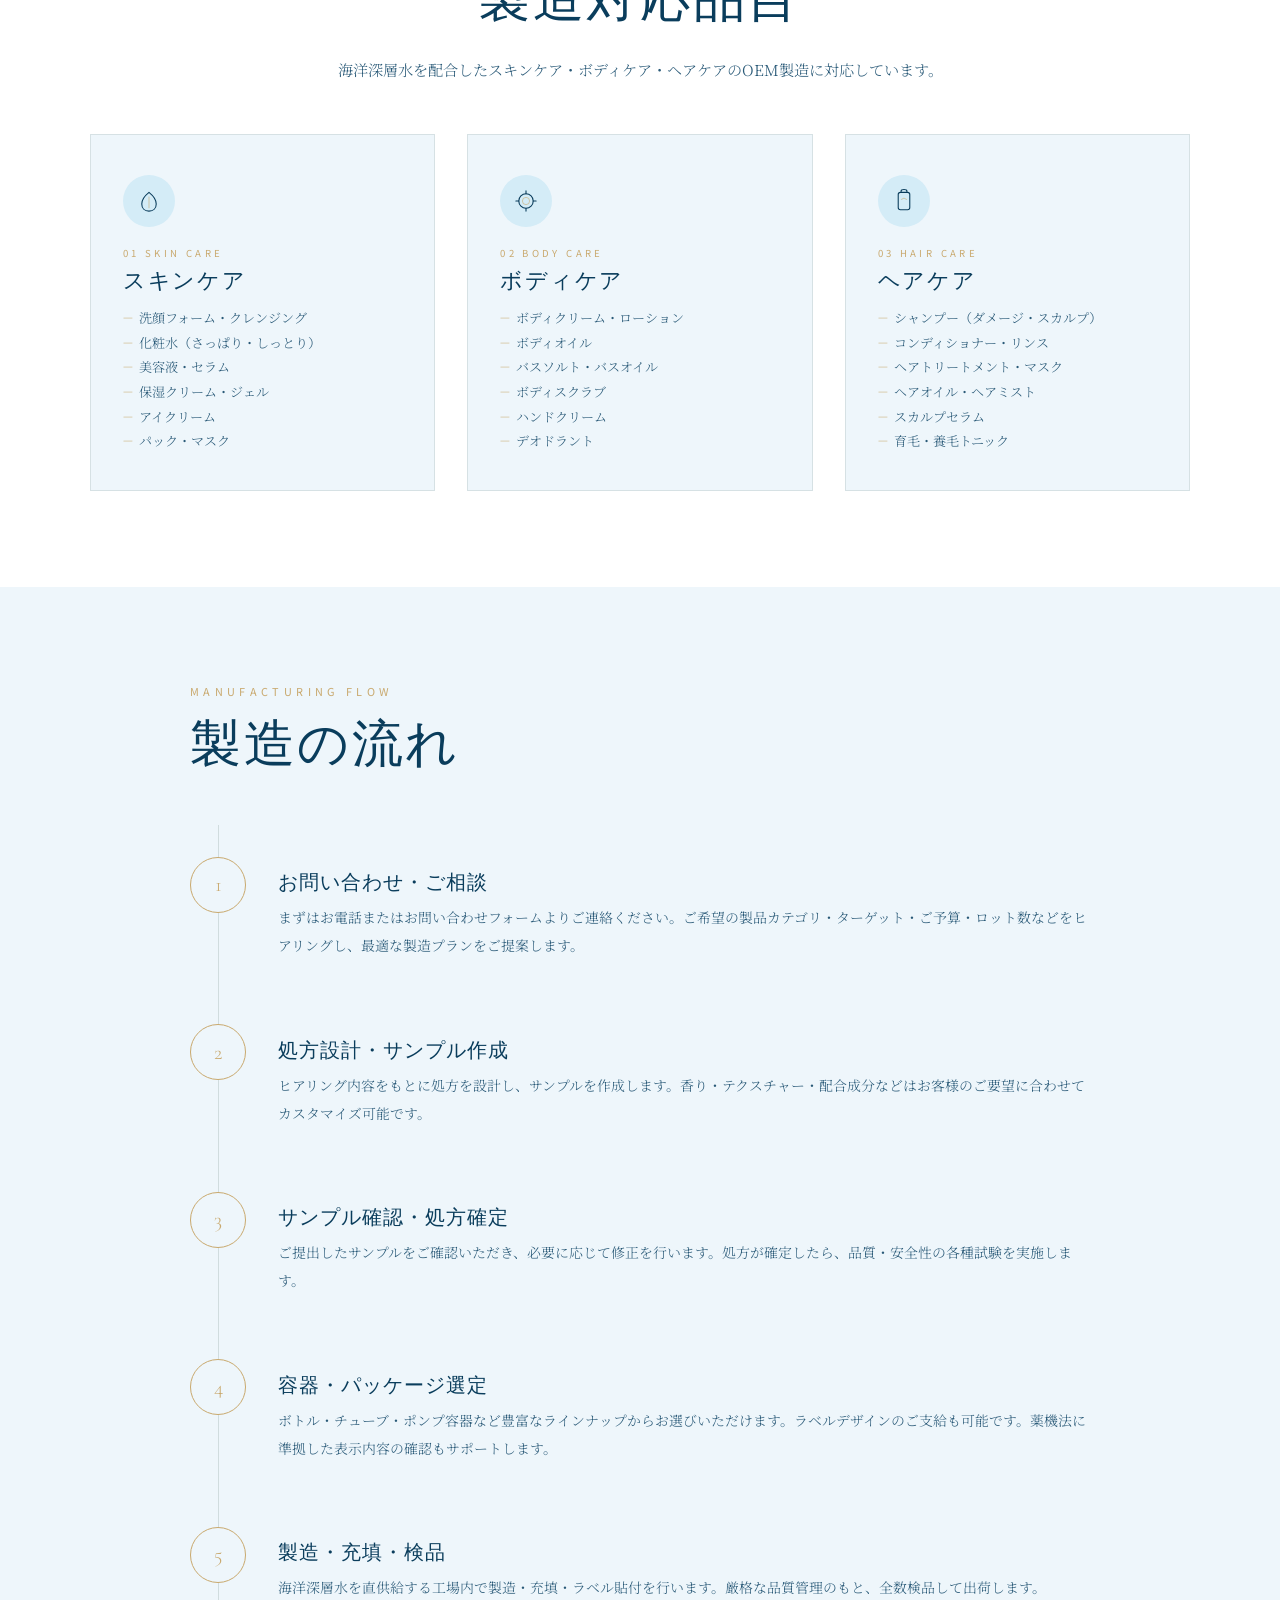
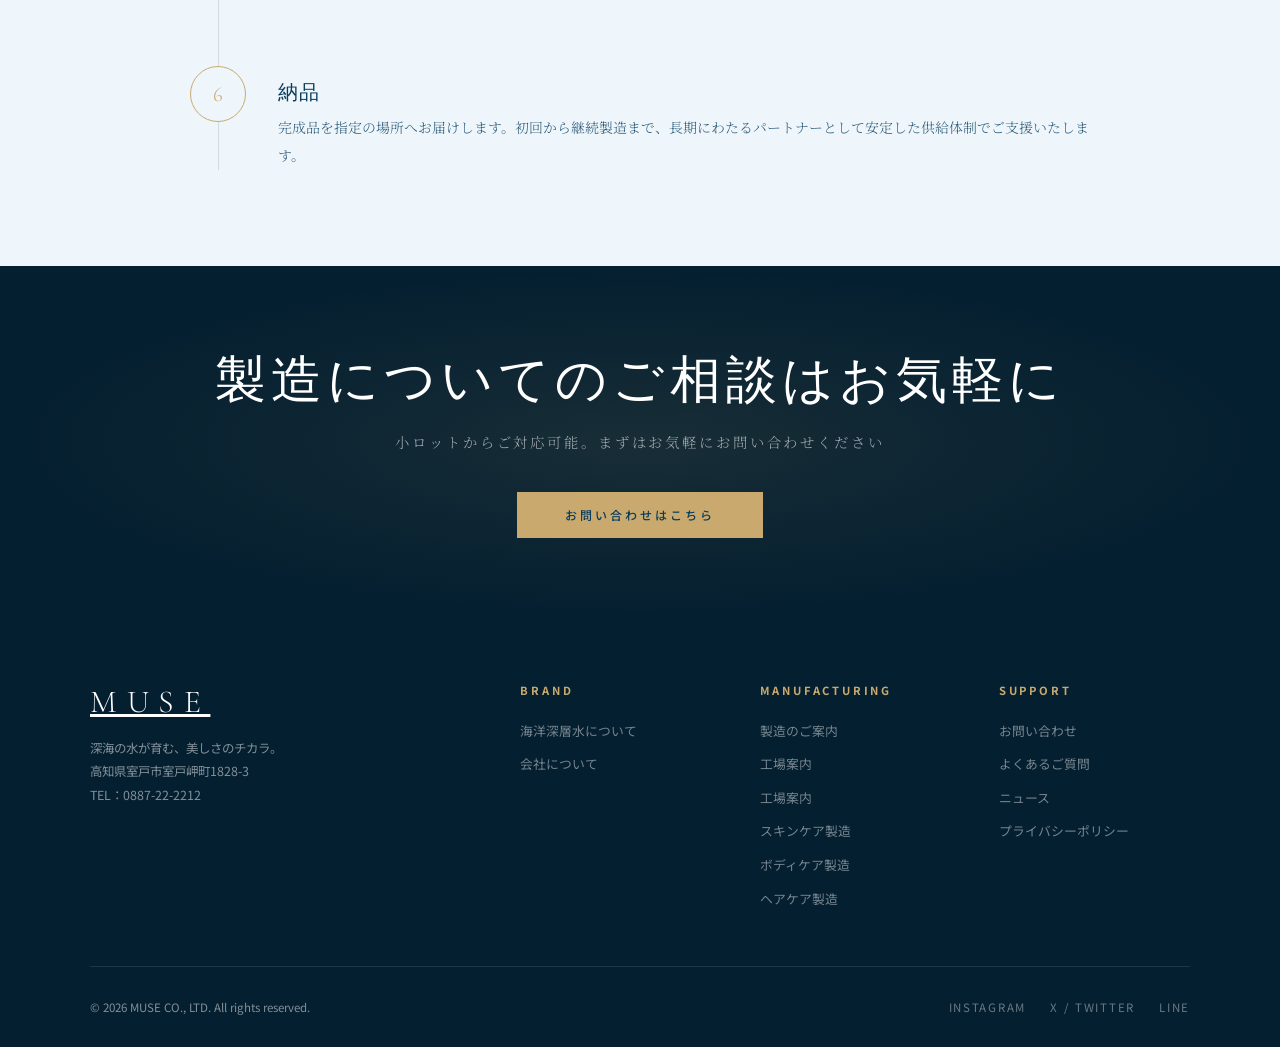
<file: products.html>
<!DOCTYPE html>
<html lang="ja">
<head>
  <meta charset="UTF-8"><meta name="viewport" content="width=device-width, initial-scale=1.0">
  <meta name="description" content="製造のご案内 | 株式会社ミューズ。海洋深層水を用いた化粧品OEM製造。スキンケア・ボディケア・ヘアケアの処方開発から納品まで一貫対応。">
  <title>製造のご案内 | MUSE</title>
  <link rel="preconnect" href="https://fonts.googleapis.com"><link rel="preconnect" href="https://fonts.gstatic.com" crossorigin>
  <link href="https://fonts.googleapis.com/css2?family=Cormorant+Garamond:ital,wght@0,300;0,400;1,300&family=Noto+Sans+JP:wght@300;400;500&family=Noto+Serif+JP:wght@300;400&display=swap" rel="stylesheet">
  <link rel="stylesheet" href="style.css">
  <style>
    /* ── OEMフロー ── */
    .flow-section { background: var(--cream); padding: 6rem 2rem; }
    .flow-inner { max-width: 900px; margin: 0 auto; }
    .flow-steps { display: flex; flex-direction: column; gap: 0; margin-top: 3rem; position: relative; }
    .flow-steps::before {
      content: '';
      position: absolute;
      left: 28px; top: 0; bottom: 0;
      width: 1px;
      background: rgba(44,74,62,0.15);
    }
    .flow-step { display: grid; grid-template-columns: 56px 1fr; gap: 2rem; align-items: start; padding: 2rem 0; position: relative; }
    .flow-step:last-child { padding-bottom: 0; }
    .flow-step-num {
      width: 56px; height: 56px; border-radius: 50%;
      border: 1px solid var(--gold);
      background: var(--cream);
      display: flex; align-items: center; justify-content: center;
      font-family: 'Cormorant Garamond', serif;
      font-size: 1.3rem; font-weight: 300;
      color: var(--gold); flex-shrink: 0;
      position: relative; z-index: 1;
    }
    .flow-step-title {
      font-family: 'Cormorant Garamond', serif;
      font-size: 1.25rem; font-weight: 400;
      color: var(--deep-green); letter-spacing: 0.05em;
      margin-bottom: 0.5rem; padding-top: 0.8rem;
    }
    .flow-step-body {
      font-family: 'Noto Serif JP', serif;
      font-size: 0.87rem; line-height: 2;
      color: var(--text-mid); font-weight: 300;
    }
    /* ── 対応品目テーブル ── */
    .lineup-section { background: var(--white); padding: 6rem 2rem; }
    .lineup-grid { display: grid; grid-template-columns: repeat(3,1fr); gap: 2rem; margin-top: 3rem; max-width: 1100px; margin-left: auto; margin-right: auto; }
    .lineup-card { border: 1px solid rgba(44,74,62,0.12); padding: 2.5rem 2rem; background: var(--cream); transition: border-color 0.3s, transform 0.3s; }
    .lineup-card:hover { border-color: var(--gold); transform: translateY(-4px); }
    .lc-icon { width: 52px; height: 52px; border-radius: 50%; background: var(--pale-green); display: flex; align-items: center; justify-content: center; margin-bottom: 1.2rem; }
    .lc-icon svg { width: 26px; height: 26px; }
    .lc-label { font-size: 0.6rem; letter-spacing: 0.35em; color: var(--gold); margin-bottom: 0.4rem; }
    .lc-title { font-family: 'Cormorant Garamond', serif; font-size: 1.35rem; font-weight: 400; color: var(--deep-green); letter-spacing: 0.08em; margin-bottom: 0.8rem; }
    .lc-list { list-style: none; display: flex; flex-direction: column; gap: 0.35rem; }
    .lc-list li { font-size: 0.82rem; color: var(--text-mid); padding-left: 1rem; position: relative; font-family: 'Noto Serif JP', serif; font-weight: 300; }
    .lc-list li::before { content: '—'; position: absolute; left: 0; color: var(--gold); font-size: 0.7rem; }
    /* ── 強み3点 ── */
    .strength-section { background: var(--deep-green); padding: 6rem 2rem; }
    .strength-inner { max-width: 1100px; margin: 0 auto; }
    .strength-grid { display: grid; grid-template-columns: repeat(3,1fr); gap: 2rem; margin-top: 3rem; }
    .strength-item { border-left: 3px solid rgba(201,169,110,0.4); padding: 0 0 0 2rem; }
    .strength-num { font-family: 'Cormorant Garamond', serif; font-size: 2.5rem; font-weight: 300; color: rgba(201,169,110,0.4); line-height: 1; margin-bottom: 0.8rem; }
    .strength-title { font-family: 'Cormorant Garamond', serif; font-size: 1.3rem; font-weight: 300; color: var(--white); letter-spacing: 0.08em; margin-bottom: 0.8rem; }
    .strength-body { font-family: 'Noto Serif JP', serif; font-size: 0.85rem; line-height: 2; color: rgba(255,255,255,0.65); font-weight: 300; }
    @media (max-width: 768px) {
      .lineup-grid { grid-template-columns: 1fr; }
      .strength-grid { grid-template-columns: 1fr; gap: 2.5rem; }
      .flow-steps::before { left: 27px; }
    }
  </style>
</head>
<body>
  <nav id="main-nav">
    <a href="index.html" class="nav-logo">MUSE</a>
    <ul class="nav-links">
      <li><a href="deep-sea-water.html">海洋深層水について</a></li>
      <li><a href="about.html">会社について</a></li>
      <li><a href="products.html" style="color:var(--gold)">製造のご案内</a></li>
      <li><a href="news.html">ニュース</a></li>
      <li><a href="contact.html">お問い合わせ</a></li>
    </ul>
    <button class="nav-hamburger" aria-expanded="false" aria-controls="mobile-menu"><span></span><span></span><span></span></button>
  </nav>
  <nav id="mobile-menu" class="nav-mobile-menu">
    <a href="deep-sea-water.html">海洋深層水について</a>
    <a href="about.html">会社について</a>
    <a href="products.html">製造のご案内</a>
    <a href="factory.html">工場案内</a>
    <a href="news.html">ニュース</a>
    <a href="contact.html">お問い合わせ</a>
  </nav>

  <!-- ページヒーロー -->
  <div class="page-hero">
    <p class="page-hero-eyebrow">MANUFACTURING GUIDE</p>
    <h1 class="page-hero-title">製造のご案内</h1>
    <p class="page-hero-sub">深海水が生む、付加価値の高いOEM製造</p>
    <nav class="breadcrumb"><a href="index.html">HOME</a><span>›</span><span>製造のご案内</span></nav>
  </div>

  <!-- イントロ -->
  <div class="inner-section-wide" style="padding-bottom:0;">
    <div style="text-align:center;max-width:720px;margin:0 auto;">
      <p class="section-eyebrow reveal">OEM MANUFACTURING</p>
      <h2 class="section-title reveal reveal-delay-1">室戸の深海水とともに、<br>貴社ブランドの製品を育てる</h2>
      <p class="section-body reveal reveal-delay-2">
        株式会社ミューズは、室戸岬沖・水深344mから直接供給される海洋深層水を使用した化粧品のOEM製造を専門とします。処方開発から容器選定・充填・納品まで、一貫した体制でお客様のオリジナル製品づくりをサポートします。
      </p>
    </div>

    <!-- 強み3点 -->
    <div class="strength-section" style="margin-top:4rem;border-radius:0;">
      <div class="strength-inner">
        <p class="section-eyebrow reveal" style="color:var(--gold);">OUR STRENGTHS</p>
        <h2 class="section-title reveal reveal-delay-1" style="color:var(--white);">ミューズ製造の3つの強み</h2>
        <div class="strength-grid">
          <div class="strength-item reveal">
            <div class="strength-num">01</div>
            <h3 class="strength-title">世界稀少な<br>直供給製造環境</h3>
            <p class="strength-body">水深344mの海洋深層水をパイプラインで工場へ直供給。取水から製造まで一気通貫することで、他では真似できない鮮度・清浄性・コスト優位性を実現しています。</p>
          </div>
          <div class="strength-item reveal reveal-delay-1">
            <div class="strength-num">02</div>
            <h3 class="strength-title">処方から納品まで<br>ワンストップ対応</h3>
            <p class="strength-body">ご要望のヒアリングから処方設計・サンプル確認・容器選定・充填・ラベル貼付まで、すべて自社で対応。窓口を一本化することでスムーズな製品化を実現します。</p>
          </div>
          <div class="strength-item reveal reveal-delay-2">
            <div class="strength-num">03</div>
            <h3 class="strength-title">小ロットから<br>柔軟に対応</h3>
            <p class="strength-body">新ブランド立ち上げや試験販売など、小ロットのご依頼にも柔軟にお応えします。ご予算やスケジュールに合わせた最適な製造プランをご提案いたします。</p>
          </div>
        </div>
      </div>
    </div>
  </div>

  <!-- 対応品目 -->
  <div class="lineup-section">
    <div style="text-align:center;max-width:680px;margin:0 auto 0;">
      <p class="section-eyebrow reveal">PRODUCT LINEUP</p>
      <h2 class="section-title reveal reveal-delay-1">製造対応品目</h2>
      <p class="section-body reveal reveal-delay-2">海洋深層水を配合したスキンケア・ボディケア・ヘアケアのOEM製造に対応しています。</p>
    </div>
    <div class="lineup-grid">

      <div class="lineup-card reveal">
        <div class="lc-icon">
          <svg viewBox="0 0 36 36" fill="none"><path d="M18 6C18 6 8 14 8 22C8 28 12 32 18 32C24 32 28 28 28 22C28 14 18 6 18 6Z" stroke="#0a3d5c" stroke-width="1.5" fill="none"/><path d="M18 12L18 28" stroke="#C9A96E" stroke-width="0.8"/></svg>
        </div>
        <p class="lc-label">01 SKIN CARE</p>
        <h3 class="lc-title">スキンケア</h3>
        <ul class="lc-list">
          <li>洗顔フォーム・クレンジング</li>
          <li>化粧水（さっぱり・しっとり）</li>
          <li>美容液・セラム</li>
          <li>保湿クリーム・ジェル</li>
          <li>アイクリーム</li>
          <li>パック・マスク</li>
        </ul>
      </div>

      <div class="lineup-card reveal reveal-delay-1">
        <div class="lc-icon">
          <svg viewBox="0 0 36 36" fill="none"><circle cx="18" cy="18" r="10" stroke="#0a3d5c" stroke-width="1.5"/><circle cx="18" cy="18" r="5" stroke="#C9A96E" stroke-width="0.8"/><path d="M18 4L18 8 M18 28L18 32 M4 18L8 18 M28 18L32 18" stroke="#0a3d5c" stroke-width="1.5" stroke-linecap="round"/></svg>
        </div>
        <p class="lc-label">02 BODY CARE</p>
        <h3 class="lc-title">ボディケア</h3>
        <ul class="lc-list">
          <li>ボディクリーム・ローション</li>
          <li>ボディオイル</li>
          <li>バスソルト・バスオイル</li>
          <li>ボディスクラブ</li>
          <li>ハンドクリーム</li>
          <li>デオドラント</li>
        </ul>
      </div>

      <div class="lineup-card reveal reveal-delay-2">
        <div class="lc-icon">
          <svg viewBox="0 0 36 36" fill="none"><rect x="10" y="6" width="16" height="24" rx="3" stroke="#0a3d5c" stroke-width="1.5"/><path d="M14 6L14 4C14 3 15 2 18 2C21 2 22 3 22 4L22 6" stroke="#0a3d5c" stroke-width="1.5" fill="none"/><path d="M14 16Q18 12 22 16" stroke="#C9A96E" stroke-width="0.8" fill="none"/></svg>
        </div>
        <p class="lc-label">03 HAIR CARE</p>
        <h3 class="lc-title">ヘアケア</h3>
        <ul class="lc-list">
          <li>シャンプー（ダメージ・スカルプ）</li>
          <li>コンディショナー・リンス</li>
          <li>ヘアトリートメント・マスク</li>
          <li>ヘアオイル・ヘアミスト</li>
          <li>スカルプセラム</li>
          <li>育毛・養毛トニック</li>
        </ul>
      </div>

    </div>
  </div>

  <!-- 製造フロー -->
  <div class="flow-section">
    <div class="flow-inner">
      <p class="section-eyebrow reveal">MANUFACTURING FLOW</p>
      <h2 class="section-title reveal reveal-delay-1">製造の流れ</h2>
      <div class="flow-steps">
        <div class="flow-step reveal">
          <div class="flow-step-num">1</div>
          <div>
            <h3 class="flow-step-title">お問い合わせ・ご相談</h3>
            <p class="flow-step-body">まずはお電話またはお問い合わせフォームよりご連絡ください。ご希望の製品カテゴリ・ターゲット・ご予算・ロット数などをヒアリングし、最適な製造プランをご提案します。</p>
          </div>
        </div>
        <div class="flow-step reveal">
          <div class="flow-step-num">2</div>
          <div>
            <h3 class="flow-step-title">処方設計・サンプル作成</h3>
            <p class="flow-step-body">ヒアリング内容をもとに処方を設計し、サンプルを作成します。香り・テクスチャー・配合成分などはお客様のご要望に合わせてカスタマイズ可能です。</p>
          </div>
        </div>
        <div class="flow-step reveal">
          <div class="flow-step-num">3</div>
          <div>
            <h3 class="flow-step-title">サンプル確認・処方確定</h3>
            <p class="flow-step-body">ご提出したサンプルをご確認いただき、必要に応じて修正を行います。処方が確定したら、品質・安全性の各種試験を実施します。</p>
          </div>
        </div>
        <div class="flow-step reveal">
          <div class="flow-step-num">4</div>
          <div>
            <h3 class="flow-step-title">容器・パッケージ選定</h3>
            <p class="flow-step-body">ボトル・チューブ・ポンプ容器など豊富なラインナップからお選びいただけます。ラベルデザインのご支給も可能です。薬機法に準拠した表示内容の確認もサポートします。</p>
          </div>
        </div>
        <div class="flow-step reveal">
          <div class="flow-step-num">5</div>
          <div>
            <h3 class="flow-step-title">製造・充填・検品</h3>
            <p class="flow-step-body">海洋深層水を直供給する工場内で製造・充填・ラベル貼付を行います。厳格な品質管理のもと、全数検品して出荷します。</p>
          </div>
        </div>
        <div class="flow-step reveal">
          <div class="flow-step-num">6</div>
          <div>
            <h3 class="flow-step-title">納品</h3>
            <p class="flow-step-body">完成品を指定の場所へお届けします。初回から継続製造まで、長期にわたるパートナーとして安定した供給体制でご支援いたします。</p>
          </div>
        </div>
      </div>
    </div>
  </div>

  <!-- CTAバナー -->
  <section class="banner" style="background:#041f30;">
    <h2 class="banner-title reveal">製造についてのご相談はお気軽に</h2>
    <p class="banner-sub reveal reveal-delay-1">小ロットからご対応可能。まずはお気軽にお問い合わせください</p>
    <a href="contact.html" class="banner-cta reveal reveal-delay-2">お問い合わせはこちら</a>
  </section>

  <footer>
    <div class="footer-inner">
      <div class="footer-top">
        <div><a href="index.html" class="footer-logo">MUSE</a><p class="footer-desc">深海の水が育む、美しさのチカラ。<br>高知県室戸市室戸岬町1828-3<br>TEL：0887-22-2212</p></div>
        <div class="footer-col"><h4>BRAND</h4><ul>
          <li><a href="deep-sea-water.html">海洋深層水について</a></li>
          <li><a href="about.html">会社について</a></li>
        </ul></div>
        <div class="footer-col"><h4>MANUFACTURING</h4><ul>
          <li><a href="products.html">製造のご案内</a></li>
      <li><a href="factory.html">工場案内</a></li>
      <li><a href="factory.html">工場案内</a></li>
          <li><a href="products.html">スキンケア製造</a></li>
          <li><a href="products.html">ボディケア製造</a></li>
          <li><a href="products.html">ヘアケア製造</a></li>
        </ul></div>
        <div class="footer-col"><h4>SUPPORT</h4><ul>
          <li><a href="contact.html">お問い合わせ</a></li>
          <li><a href="faq.html">よくあるご質問</a></li>
          <li><a href="news.html">ニュース</a></li>
          <li><a href="privacy.html">プライバシーポリシー</a></li>
        </ul></div>
      </div>
      <div class="footer-bottom"><p>© 2026 MUSE CO., LTD. All rights reserved.</p><div class="social-links"><a href="#">INSTAGRAM</a><a href="#">X / TWITTER</a><a href="#">LINE</a></div></div>
    </div>
  </footer>
  <script src="script.js"></script>
</body>
</html>
</file>
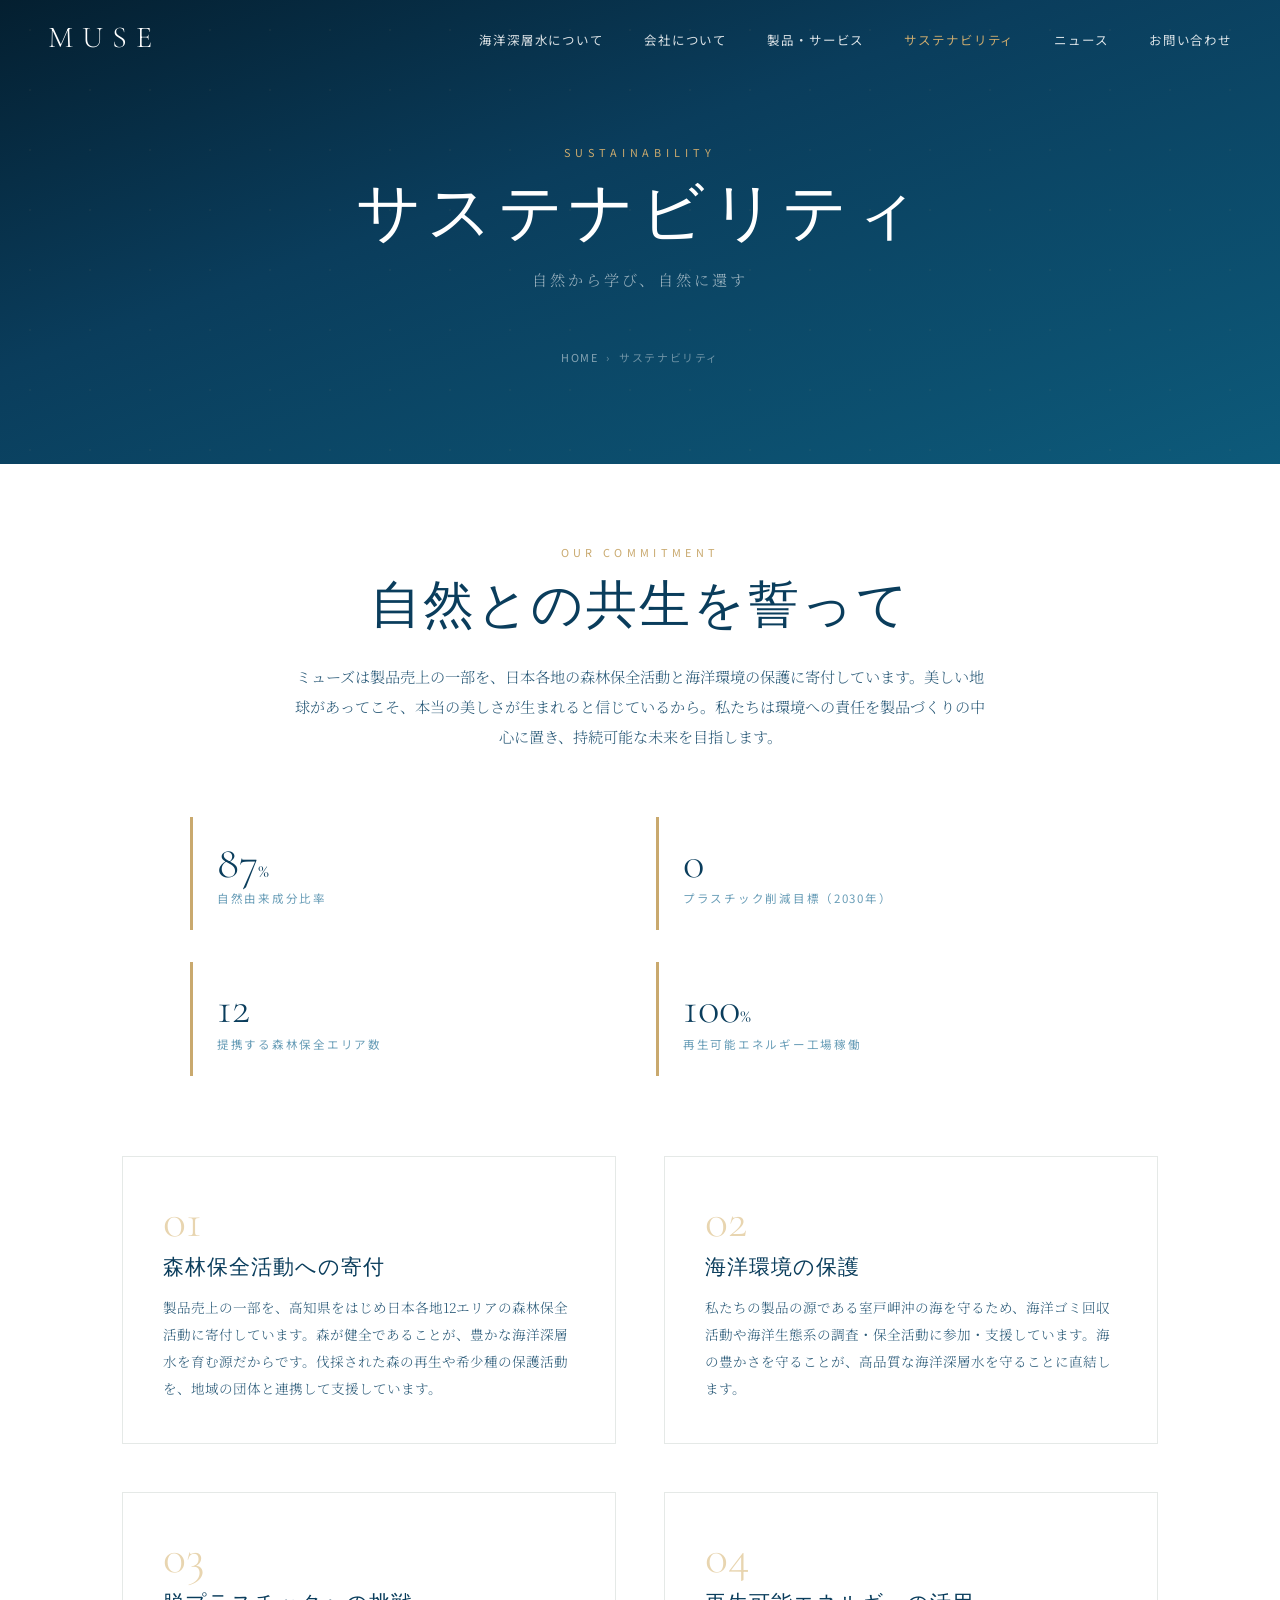
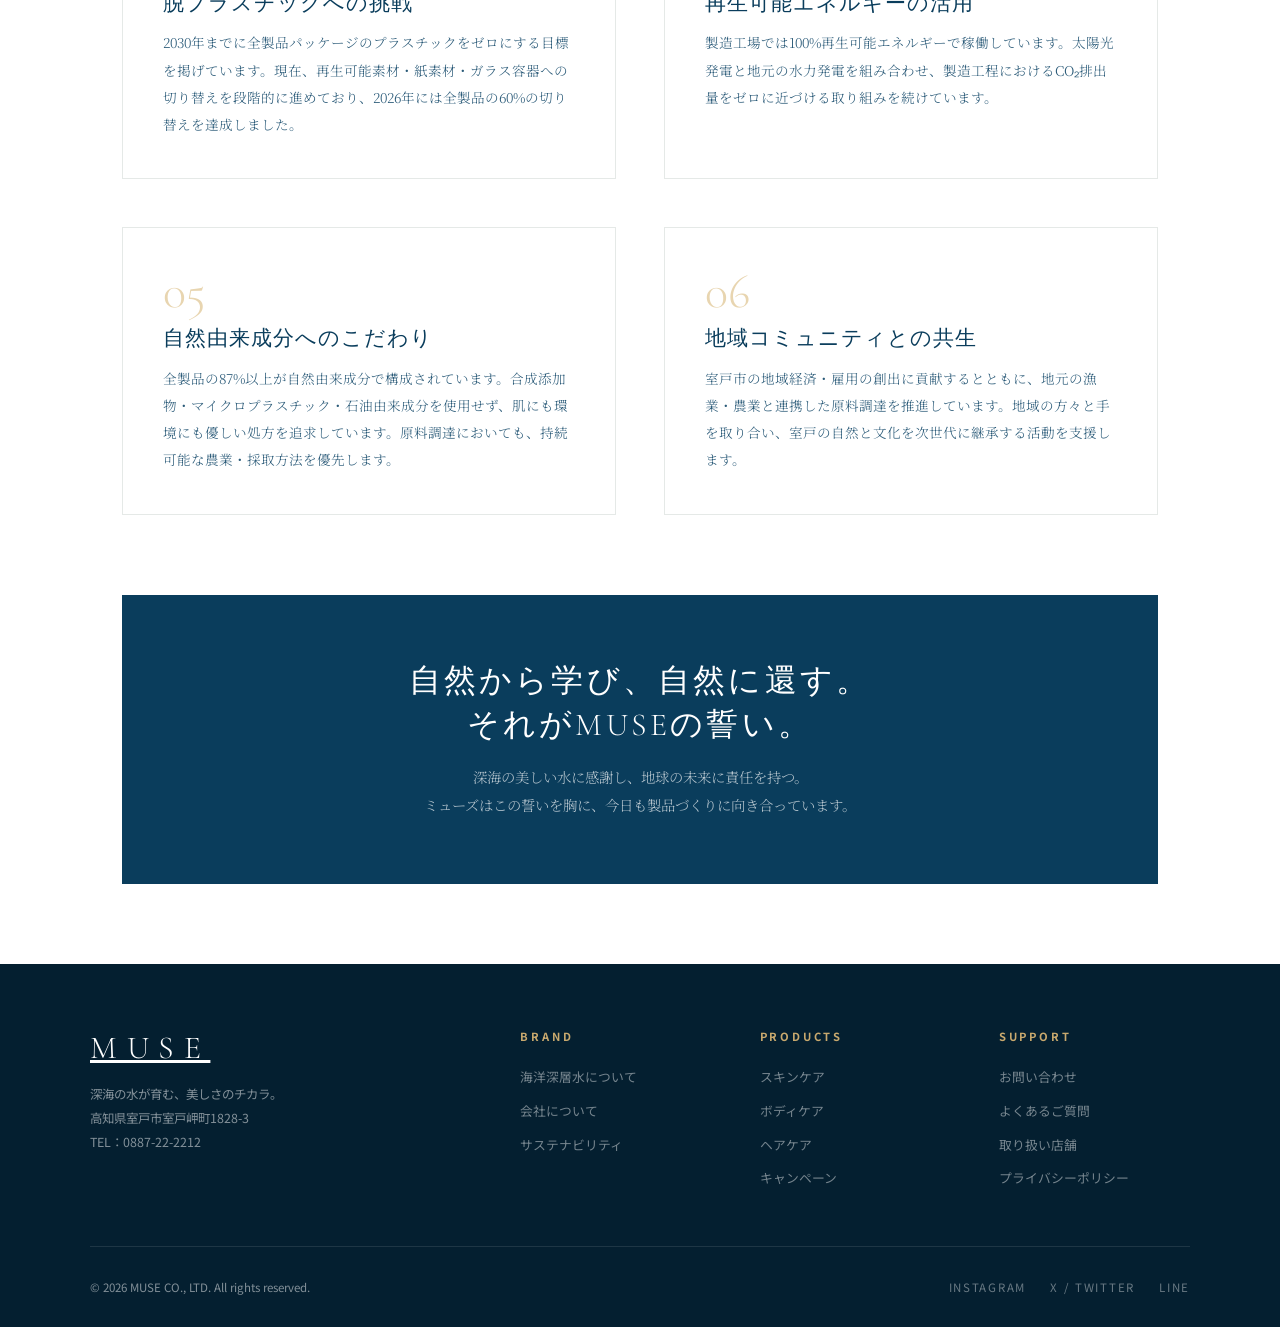
<file: sustainability.html>
<!DOCTYPE html>
<html lang="ja">
<head>
  <meta charset="UTF-8"><meta name="viewport" content="width=device-width, initial-scale=1.0">
  <meta name="description" content="サステナビリティ | ミューズ。自然との共生を誓い、森林保全・海洋保護・再生可能エネルギー活用など環境への取り組みを推進しています。">
  <title>サステナビリティ | MUSE</title>
  <link rel="preconnect" href="https://fonts.googleapis.com"><link rel="preconnect" href="https://fonts.gstatic.com" crossorigin>
  <link href="https://fonts.googleapis.com/css2?family=Cormorant+Garamond:ital,wght@0,300;0,400;1,300&family=Noto+Sans+JP:wght@300;400;500&family=Noto+Serif+JP:wght@300;400&display=swap" rel="stylesheet">
  <link rel="stylesheet" href="style.css">
</head>
<body>
  <nav id="main-nav">
    <a href="index.html" class="nav-logo">MUSE</a>
    <ul class="nav-links">
      <li><a href="deep-sea-water.html">海洋深層水について</a></li><li><a href="about.html">会社について</a></li>
      <li><a href="products.html">製品・サービス</a></li>
      <li><a href="sustainability.html" style="color:var(--gold)">サステナビリティ</a></li>
      <li><a href="news.html">ニュース</a></li><li><a href="contact.html">お問い合わせ</a></li>
    </ul>
    <button class="nav-hamburger" aria-expanded="false" aria-controls="mobile-menu"><span></span><span></span><span></span></button>
  </nav>
  <nav id="mobile-menu" class="nav-mobile-menu">
    <a href="deep-sea-water.html">海洋深層水について</a><a href="about.html">会社について</a>
    <a href="products.html">製品・サービス</a><a href="sustainability.html">サステナビリティ</a>
    <a href="news.html">ニュース</a><a href="contact.html">お問い合わせ</a>
  </nav>

  <div class="page-hero">
    <p class="page-hero-eyebrow">SUSTAINABILITY</p>
    <h1 class="page-hero-title">サステナビリティ</h1>
    <p class="page-hero-sub">自然から学び、自然に還す</p>
    <nav class="breadcrumb"><a href="index.html">HOME</a><span>›</span><span>サステナビリティ</span></nav>
  </div>

  <div class="inner-section-wide">
    <div style="text-align:center;max-width:700px;margin:0 auto 4rem;">
      <p class="section-eyebrow reveal">OUR COMMITMENT</p>
      <h2 class="section-title reveal reveal-delay-1">自然との共生を誓って</h2>
      <p class="section-body reveal reveal-delay-2">ミューズは製品売上の一部を、日本各地の森林保全活動と海洋環境の保護に寄付しています。美しい地球があってこそ、本当の美しさが生まれると信じているから。私たちは環境への責任を製品づくりの中心に置き、持続可能な未来を目指します。</p>
    </div>

    <!-- 数値実績 -->
    <div class="sustain-stats reveal reveal-delay-2" style="max-width:900px;margin:0 auto 5rem;">
      <div class="stat-box"><div class="stat-number">87<small>%</small></div><div class="stat-label">自然由来成分比率</div></div>
      <div class="stat-box"><div class="stat-number">0</div><div class="stat-label">プラスチック削減目標（2030年）</div></div>
      <div class="stat-box"><div class="stat-number">12</div><div class="stat-label">提携する森林保全エリア数</div></div>
      <div class="stat-box"><div class="stat-number">100<small>%</small></div><div class="stat-label">再生可能エネルギー工場稼働</div></div>
    </div>

    <!-- 取り組み詳細 -->
    <div class="sustain-full-grid">
      <div class="sustain-initiative reveal">
        <div class="si-num">01</div>
        <h3 class="si-title">森林保全活動への寄付</h3>
        <p class="si-body">製品売上の一部を、高知県をはじめ日本各地12エリアの森林保全活動に寄付しています。森が健全であることが、豊かな海洋深層水を育む源だからです。伐採された森の再生や希少種の保護活動を、地域の団体と連携して支援しています。</p>
      </div>
      <div class="sustain-initiative reveal reveal-delay-1">
        <div class="si-num">02</div>
        <h3 class="si-title">海洋環境の保護</h3>
        <p class="si-body">私たちの製品の源である室戸岬沖の海を守るため、海洋ゴミ回収活動や海洋生態系の調査・保全活動に参加・支援しています。海の豊かさを守ることが、高品質な海洋深層水を守ることに直結します。</p>
      </div>
      <div class="sustain-initiative reveal reveal-delay-2">
        <div class="si-num">03</div>
        <h3 class="si-title">脱プラスチックへの挑戦</h3>
        <p class="si-body">2030年までに全製品パッケージのプラスチックをゼロにする目標を掲げています。現在、再生可能素材・紙素材・ガラス容器への切り替えを段階的に進めており、2026年には全製品の60%の切り替えを達成しました。</p>
      </div>
      <div class="sustain-initiative reveal reveal-delay-3">
        <div class="si-num">04</div>
        <h3 class="si-title">再生可能エネルギーの活用</h3>
        <p class="si-body">製造工場では100%再生可能エネルギーで稼働しています。太陽光発電と地元の水力発電を組み合わせ、製造工程におけるCO₂排出量をゼロに近づける取り組みを続けています。</p>
      </div>
      <div class="sustain-initiative reveal">
        <div class="si-num">05</div>
        <h3 class="si-title">自然由来成分へのこだわり</h3>
        <p class="si-body">全製品の87%以上が自然由来成分で構成されています。合成添加物・マイクロプラスチック・石油由来成分を使用せず、肌にも環境にも優しい処方を追求しています。原料調達においても、持続可能な農業・採取方法を優先します。</p>
      </div>
      <div class="sustain-initiative reveal reveal-delay-1">
        <div class="si-num">06</div>
        <h3 class="si-title">地域コミュニティとの共生</h3>
        <p class="si-body">室戸市の地域経済・雇用の創出に貢献するとともに、地元の漁業・農業と連携した原料調達を推進しています。地域の方々と手を取り合い、室戸の自然と文化を次世代に継承する活動を支援します。</p>
      </div>
    </div>

    <div class="sustain-pledge reveal">
      <h3>自然から学び、自然に還す。<br>それがMUSEの誓い。</h3>
      <p>深海の美しい水に感謝し、地球の未来に責任を持つ。<br>ミューズはこの誓いを胸に、今日も製品づくりに向き合っています。</p>
    </div>
  </div>

  <footer>
    <div class="footer-inner">
      <div class="footer-top">
        <div><a href="index.html" class="footer-logo">MUSE</a><p class="footer-desc">深海の水が育む、美しさのチカラ。<br>高知県室戸市室戸岬町1828-3<br>TEL：0887-22-2212</p></div>
        <div class="footer-col"><h4>BRAND</h4><ul><li><a href="deep-sea-water.html">海洋深層水について</a></li><li><a href="about.html">会社について</a></li><li><a href="sustainability.html">サステナビリティ</a></li></ul></div>
        <div class="footer-col"><h4>PRODUCTS</h4><ul><li><a href="products.html">スキンケア</a></li><li><a href="products.html">ボディケア</a></li><li><a href="products.html">ヘアケア</a></li><li><a href="news.html">キャンペーン</a></li></ul></div>
        <div class="footer-col"><h4>SUPPORT</h4><ul><li><a href="contact.html">お問い合わせ</a></li><li><a href="faq.html">よくあるご質問</a></li><li><a href="contact.html">取り扱い店舗</a></li><li><a href="privacy.html">プライバシーポリシー</a></li></ul></div>
      </div>
      <div class="footer-bottom"><p>© 2026 MUSE CO., LTD. All rights reserved.</p><div class="social-links"><a href="#">INSTAGRAM</a><a href="#">X / TWITTER</a><a href="#">LINE</a></div></div>
    </div>
  </footer>
  <script src="script.js"></script>
</body>
</html>
</file>
<file: style.css>
/* ========== RESET & ROOT ========== */
*, *::before, *::after {
  box-sizing: border-box;
  margin: 0;
  padding: 0;
}

:root {
  /* ── 深海ブルー系（ヒーローと統一） ── */
  --deep-green:  #0a3d5c;   /* 旧deep-green → 深海ネイビー */
  --mid-green:   #0d5a7a;   /* 旧mid-green  → ミッドブルー */
  --pale-green:  #d4ecf7;   /* 旧pale-green → 浅海ブルー   */
  --cream:       #eef6fb;   /* 旧cream      → 水面ホワイト  */
  --gold:        #C9A96E;   /* アクセントゴールド（維持）   */
  --gold-light:  #E8D5B0;   /* ゴールドライト（維持）       */
  --text-dark:   #041f30;   /* 旧text-dark  → 深海ダーク    */
  --text-mid:    #2a5a78;   /* 旧text-mid   → ミッドネイビー */
  --text-light:  #6a9eb8;   /* 旧text-light → ライトブルー  */
  --white:       #FFFFFF;
}

html {
  scroll-behavior: smooth;
}

body {
  font-family: 'Noto Sans JP', sans-serif;
  background: var(--white);
  color: var(--text-dark);
  overflow-x: hidden;
}

/* ========== NAV ========== */
nav {
  position: fixed;
  top: 0;
  left: 0;
  right: 0;
  z-index: 100;
  padding: 1.2rem 3rem;
  display: flex;
  align-items: center;
  justify-content: space-between;
  transition: background 0.4s, box-shadow 0.4s;
}

nav.scrolled {
  background: rgba(255, 255, 255, 0.95);
  box-shadow: 0 1px 0 rgba(44, 74, 62, 0.1);
}

.nav-logo {
  font-family: 'Cormorant Garamond', serif;
  font-size: 1.9rem;
  font-weight: 300;
  letter-spacing: 0.3em;
  color: var(--white);
  text-decoration: none;
  transition: color 0.4s;
}

nav.scrolled .nav-logo {
  color: var(--deep-green);
}

.nav-links {
  display: flex;
  gap: 2.5rem;
  list-style: none;
}

.nav-links a {
  font-size: 0.78rem;
  letter-spacing: 0.15em;
  color: rgba(255, 255, 255, 0.85);
  text-decoration: none;
  transition: color 0.3s;
}

nav.scrolled .nav-links a {
  color: var(--text-mid);
}

.nav-links a:hover {
  color: var(--gold);
}

.nav-hamburger {
  display: none;
  cursor: pointer;
  flex-direction: column;
  gap: 5px;
  background: none;
  border: none;
  padding: 4px;
}

.nav-hamburger span {
  width: 24px;
  height: 1.5px;
  background: white;
  display: block;
  transition: background 0.4s, transform 0.3s, opacity 0.3s;
}

nav.scrolled .nav-hamburger span {
  background: #0a3d5c;
}

/* Mobile nav open state */
.nav-hamburger.is-open span:nth-child(1) {
  transform: translateY(6.5px) rotate(45deg);
}
.nav-hamburger.is-open span:nth-child(2) {
  opacity: 0;
}
.nav-hamburger.is-open span:nth-child(3) {
  transform: translateY(-6.5px) rotate(-45deg);
}

.nav-mobile-menu {
  display: none;
  position: fixed;
  top: 0;
  left: 0;
  right: 0;
  bottom: 0;
  background: #041f30;
  z-index: 99;
  flex-direction: column;
  align-items: center;
  justify-content: center;
  gap: 2.5rem;
}

.nav-mobile-menu.is-open {
  display: flex;
}

.nav-mobile-menu a {
  font-family: 'Cormorant Garamond', serif;
  font-size: 2rem;
  font-weight: 300;
  letter-spacing: 0.2em;
  color: rgba(255, 255, 255, 0.85);
  text-decoration: none;
  transition: color 0.3s;
}

.nav-mobile-menu a:hover {
  color: var(--gold);
}

/* ========== HERO ========== */
.hero {
  position: relative;
  height: 100vh;
  min-height: 600px;
  overflow: hidden;
  display: flex;
  align-items: center;
  justify-content: center;
}

.hero-ocean {
  position: absolute;
  inset: 0;
  overflow: hidden;
}

.hero-ocean-svg {
  width: 100%;
  height: 100%;
  display: block;
}

.hero-bg {
  position: absolute;
  inset: 0;
  background: linear-gradient(160deg, #041f30 0%, #0a3d5c 40%, #0d5a7a 100%);
}

.ripple-container {
  position: absolute;
  inset: 0;
  display: flex;
  align-items: center;
  justify-content: center;
  overflow: hidden;
}

.ripple {
  position: absolute;
  border-radius: 50%;
  border: 1px solid rgba(201, 169, 110, 0.25);
  animation: rippleOut 4s ease-out infinite;
}

.ripple:nth-child(1) { width: 200px;  height: 200px;  animation-delay: 0s; }
.ripple:nth-child(2) { width: 400px;  height: 400px;  animation-delay: 0.8s; }
.ripple:nth-child(3) { width: 600px;  height: 600px;  animation-delay: 1.6s; }
.ripple:nth-child(4) { width: 800px;  height: 800px;  animation-delay: 2.4s; }
.ripple:nth-child(5) { width: 1000px; height: 1000px; animation-delay: 3.2s; }

@keyframes rippleOut {
  0%   { opacity: 0.6; transform: scale(0.4); }
  100% { opacity: 0;   transform: scale(1); }
}

.hero-overlay {
  position: absolute;
  inset: 0;
  background: rgba(4, 20, 35, 0.35);
  pointer-events: none;
}

.hero-content {
  position: relative;
  z-index: 2;
  text-align: center;
  padding: 0 2rem;
}

.hero-eyebrow {
  font-size: 0.7rem;
  letter-spacing: 0.4em;
  color: var(--gold);
  margin-bottom: 1.5rem;
  opacity: 0;
  animation: fadeUp 1s 0.3s forwards;
}

.hero-title {
  font-family: 'Cormorant Garamond', serif;
  font-size: clamp(3.5rem, 8vw, 7rem);
  font-weight: 300;
  color: var(--white);
  line-height: 1;
  letter-spacing: 0.15em;
  margin-bottom: 1rem;
  opacity: 0;
  animation: fadeUp 1s 0.6s forwards;
}

.hero-subtitle {
  font-family: 'Noto Serif JP', serif;
  font-size: clamp(0.9rem, 2vw, 1.15rem);
  font-weight: 300;
  color: rgba(255, 255, 255, 0.7);
  letter-spacing: 0.2em;
  margin-bottom: 3rem;
  opacity: 0;
  animation: fadeUp 1s 0.9s forwards;
}

.hero-cta {
  display: inline-block;
  padding: 0.85rem 2.8rem;
  border: 1px solid var(--gold);
  color: var(--gold);
  font-size: 0.75rem;
  letter-spacing: 0.25em;
  text-decoration: none;
  transition: background 0.3s, color 0.3s;
  opacity: 0;
  animation: fadeUp 1s 1.2s forwards;
}

.hero-cta:hover {
  background: var(--gold);
  color: var(--deep-green);
}

.hero-scroll {
  position: absolute;
  bottom: 2.5rem;
  left: 50%;
  transform: translateX(-50%);
  display: flex;
  flex-direction: column;
  align-items: center;
  gap: 0.5rem;
  opacity: 0;
  animation: fadeIn 1s 2s forwards;
}

.hero-scroll span {
  font-size: 0.62rem;
  letter-spacing: 0.3em;
  color: rgba(255, 255, 255, 0.5);
}

.scroll-line {
  width: 1px;
  height: 50px;
  background: rgba(255, 255, 255, 0.3);
  position: relative;
  overflow: hidden;
}

.scroll-line::after {
  content: '';
  position: absolute;
  top: 0;
  left: 0;
  width: 100%;
  height: 100%;
  background: var(--gold);
  animation: scrollDrop 1.5s ease-in-out infinite;
}

@keyframes scrollDrop {
  0%   { transform: translateY(-100%); }
  100% { transform: translateY(100%); }
}

@keyframes fadeUp {
  from { opacity: 0; transform: translateY(24px); }
  to   { opacity: 1; transform: translateY(0); }
}

@keyframes fadeIn {
  from { opacity: 0; }
  to   { opacity: 1; }
}

/* ========== COMMON SECTION ========== */
section {
  padding: 6rem 2rem;
}

.section-eyebrow {
  font-size: 0.68rem;
  letter-spacing: 0.4em;
  color: var(--gold);
  margin-bottom: 1rem;
  text-transform: uppercase;
}

.section-title {
  font-family: 'Cormorant Garamond', serif;
  font-size: clamp(2rem, 4vw, 3.2rem);
  font-weight: 300;
  color: var(--deep-green);
  line-height: 1.2;
  letter-spacing: 0.05em;
  margin-bottom: 1.5rem;
}

.section-body {
  font-family: 'Noto Serif JP', serif;
  font-size: 0.95rem;
  line-height: 2;
  color: var(--text-mid);
  font-weight: 300;
}

/* ========== SCROLL REVEAL ========== */
.reveal {
  opacity: 0;
  transform: translateY(30px);
  transition: opacity 0.8s ease, transform 0.8s ease;
}

.reveal.visible {
  opacity: 1;
  transform: translateY(0);
}

.reveal-delay-1 { transition-delay: 0.15s; }
.reveal-delay-2 { transition-delay: 0.30s; }
.reveal-delay-3 { transition-delay: 0.45s; }

/* ========== CONCEPT ========== */
.concept {
  background: var(--cream);
  display: grid;
  grid-template-columns: 1fr 1fr;
  min-height: 600px;
}

.concept-visual {
  background: #0a3d5c;
  display: flex;
  align-items: center;
  justify-content: center;
  padding: 5rem 4rem;
  position: relative;
  overflow: hidden;
}

.concept-visual::before {
  content: 'MUSE';
  position: absolute;
  font-family: 'Cormorant Garamond', serif;
  font-size: 14rem;
  font-weight: 300;
  color: rgba(255, 255, 255, 0.04);
  letter-spacing: 0.2em;
  white-space: nowrap;
}

.concept-icon {
  width: 180px;
  height: 180px;
  border: 1px solid rgba(201, 169, 110, 0.4);
  border-radius: 50%;
  display: flex;
  align-items: center;
  justify-content: center;
  position: relative;
}

.concept-icon::before {
  content: '';
  position: absolute;
  width: 220px;
  height: 220px;
  border: 1px solid rgba(201, 169, 110, 0.15);
  border-radius: 50%;
}

.concept-icon svg {
  width: 80px;
  height: 80px;
}

.concept-text {
  padding: 5rem 4rem;
  display: flex;
  flex-direction: column;
  justify-content: center;
}

.concept-tagline {
  font-family: 'Cormorant Garamond', serif;
  font-size: 1.3rem;
  font-style: italic;
  color: var(--gold);
  margin-bottom: 2rem;
  font-weight: 300;
  letter-spacing: 0.05em;
}

/* ========== PRODUCTS ========== */
.products {
  background: var(--white);
  text-align: center;
}

.products-header {
  max-width: 600px;
  margin: 0 auto 4rem;
}

.product-grid {
  display: grid;
  grid-template-columns: repeat(3, 1fr);
  gap: 2rem;
  max-width: 1100px;
  margin: 0 auto;
}

.product-card {
  background: var(--cream);
  padding: 3rem 2rem 2.5rem;
  position: relative;
  overflow: hidden;
  transition: transform 0.4s;
}

.product-card:hover {
  transform: translateY(-6px);
}

.product-card::before {
  content: '';
  position: absolute;
  bottom: 0;
  left: 0;
  right: 0;
  height: 3px;
  background: var(--gold);
  transform: scaleX(0);
  transition: transform 0.4s;
}

.product-card:hover::before {
  transform: scaleX(1);
}

.product-icon {
  width: 80px;
  height: 80px;
  border-radius: 50%;
  background: #d4ecf7;
  display: flex;
  align-items: center;
  justify-content: center;
  margin: 0 auto 1.5rem;
}

.product-icon svg {
  width: 36px;
  height: 36px;
  stroke: var(--deep-green);
}

.product-card h3 {
  font-family: 'Cormorant Garamond', serif;
  font-size: 1.4rem;
  font-weight: 400;
  color: var(--deep-green);
  letter-spacing: 0.1em;
  margin-bottom: 0.75rem;
}

.product-card p {
  font-size: 0.85rem;
  color: var(--text-mid);
  line-height: 1.9;
  font-weight: 300;
}

.product-link {
  display: inline-block;
  margin-top: 1.5rem;
  font-size: 0.72rem;
  letter-spacing: 0.2em;
  color: var(--gold);
  text-decoration: none;
  border-bottom: 1px solid transparent;
  transition: border-color 0.3s;
}

.product-link:hover {
  border-color: var(--gold);
}

/* ========== BANNER ========== */
.banner {
  background: #0a3d5c;
  padding: 5rem 2rem;
  text-align: center;
  position: relative;
  overflow: hidden;
}

.banner::before {
  content: '';
  position: absolute;
  inset: 0;
  background: radial-gradient(ellipse at center, rgba(201, 169, 110, 0.1) 0%, transparent 70%);
}

.banner-title {
  font-family: 'Cormorant Garamond', serif;
  font-size: clamp(2rem, 4vw, 3.5rem);
  font-weight: 300;
  color: var(--white);
  letter-spacing: 0.1em;
  margin-bottom: 1rem;
  position: relative;
}

.banner-sub {
  font-family: 'Noto Serif JP', serif;
  font-size: 0.9rem;
  font-weight: 300;
  color: rgba(255, 255, 255, 0.6);
  letter-spacing: 0.2em;
  margin-bottom: 2.5rem;
  position: relative;
}

.banner-cta {
  display: inline-block;
  padding: 0.9rem 3rem;
  background: var(--gold);
  color: var(--deep-green);
  font-size: 0.75rem;
  letter-spacing: 0.25em;
  text-decoration: none;
  font-weight: 500;
  transition: opacity 0.3s;
  position: relative;
}

.banner-cta:hover {
  opacity: 0.85;
}

/* ========== SUSTAINABILITY ========== */
.sustain-wrapper {
  background: #d4ecf7;
}

.sustain {
  display: grid;
  grid-template-columns: 1fr 1fr;
  gap: 5rem;
  max-width: 1100px;
  margin: 0 auto;
  padding: 6rem 3rem;
  align-items: center;
}

.sustain-stats {
  display: grid;
  grid-template-columns: 1fr 1fr;
  gap: 2rem;
  margin-top: 2.5rem;
}

.stat-box {
  background: var(--white);
  padding: 1.5rem;
  border-left: 3px solid var(--gold);
}

.stat-number {
  font-family: 'Cormorant Garamond', serif;
  font-size: 2.8rem;
  font-weight: 300;
  color: var(--deep-green);
  line-height: 1;
  margin-bottom: 0.3rem;
}

.stat-number small {
  font-size: 1.2rem;
}

.stat-label {
  font-size: 0.72rem;
  color: var(--text-light);
  letter-spacing: 0.15em;
}

.sustain-visual {
  position: relative;
  height: 400px;
  background: #0d4f6e;
  display: flex;
  align-items: center;
  justify-content: center;
  overflow: hidden;
}

.sustain-visual svg.bg-circles {
  position: absolute;
  inset: 0;
  width: 100%;
  height: 100%;
  opacity: 0.2;
}

.sustain-badge {
  position: relative;
  z-index: 2;
  text-align: center;
  color: white;
  padding: 2rem;
}

.sustain-badge-icon {
  width: 90px;
  height: 90px;
  border: 1px solid rgba(201, 169, 110, 0.5);
  border-radius: 50%;
  display: flex;
  align-items: center;
  justify-content: center;
  margin: 0 auto 1.2rem;
}

.sustain-badge p {
  font-family: 'Cormorant Garamond', serif;
  font-size: 1.2rem;
  font-weight: 300;
  letter-spacing: 0.1em;
  color: rgba(255, 255, 255, 0.9);
  line-height: 1.7;
}

/* ========== NEWS ========== */
.news {
  background: var(--white);
}

.news-inner {
  max-width: 900px;
  margin: 0 auto;
}

.news-header {
  display: flex;
  align-items: flex-end;
  justify-content: space-between;
  margin-bottom: 3rem;
}

.news-all {
  font-size: 0.72rem;
  letter-spacing: 0.2em;
  color: var(--gold);
  text-decoration: none;
  border-bottom: 1px solid var(--gold);
  padding-bottom: 2px;
}

.news-list {
  list-style: none;
}

.news-item {
  display: grid;
  grid-template-columns: 120px 80px 1fr;
  gap: 1.5rem;
  align-items: start;
  padding: 1.5rem 0;
  border-top: 1px solid rgba(44, 74, 62, 0.1);
  text-decoration: none;
  transition: background 0.2s;
}

.news-item:last-child {
  border-bottom: 1px solid rgba(44, 74, 62, 0.1);
}

.news-date {
  font-size: 0.78rem;
  color: var(--text-light);
  letter-spacing: 0.1em;
  padding-top: 2px;
}

.news-tag {
  font-size: 0.65rem;
  letter-spacing: 0.15em;
  padding: 3px 10px;
  background: #d4ecf7;
  color: var(--deep-green);
  display: inline-block;
  white-space: nowrap;
}

.news-title-text {
  font-size: 0.88rem;
  color: var(--text-dark);
  line-height: 1.7;
  font-weight: 300;
}

/* ========== FOOTER ========== */
footer {
  background: var(--text-dark);
  color: rgba(255, 255, 255, 0.5);
  padding: 4rem 3rem 2rem;
}

.footer-inner {
  max-width: 1100px;
  margin: 0 auto;
}

.footer-top {
  display: grid;
  grid-template-columns: 2fr 1fr 1fr 1fr;
  gap: 3rem;
  padding-bottom: 3rem;
  border-bottom: 1px solid rgba(255, 255, 255, 0.1);
}

.footer-logo {
  font-family: 'Cormorant Garamond', serif;
  font-size: 2rem;
  font-weight: 300;
  letter-spacing: 0.3em;
  color: white;
  margin-bottom: 1rem;
  display: block;
}

.footer-desc {
  font-size: 0.78rem;
  line-height: 1.9;
}

.footer-col h4 {
  font-size: 0.7rem;
  letter-spacing: 0.25em;
  color: var(--gold);
  margin-bottom: 1.2rem;
}

.footer-col ul {
  list-style: none;
}

.footer-col li {
  margin-bottom: 0.6rem;
}

.footer-col a {
  font-size: 0.8rem;
  color: rgba(255, 255, 255, 0.45);
  text-decoration: none;
  transition: color 0.2s;
}

.footer-col a:hover {
  color: white;
}

.footer-bottom {
  display: flex;
  align-items: center;
  justify-content: space-between;
  padding-top: 2rem;
  font-size: 0.72rem;
}

.social-links {
  display: flex;
  gap: 1.5rem;
}

.social-links a {
  color: rgba(255, 255, 255, 0.4);
  text-decoration: none;
  font-size: 0.72rem;
  letter-spacing: 0.15em;
  transition: color 0.2s;
}

.social-links a:hover {
  color: var(--gold);
}

/* ========== DEEP SEA WATER ========== */
.dsw {
  background: var(--cream);
  padding: 0;
}

/* イントロ：左テキスト＋右断面図 */
.dsw-intro {
  display: grid;
  grid-template-columns: 1fr 380px;
  gap: 0;
  max-width: 100%;
  min-height: 420px;
}

.dsw-intro-text {
  padding: 6rem 4rem 5rem;
  background: var(--cream);
  display: flex;
  flex-direction: column;
  justify-content: center;
}

.dsw-intro-visual {
  background: #0a3d5c;
  display: flex;
  align-items: center;
  justify-content: center;
  padding: 3rem 2.5rem;
  overflow: hidden;
}

.dsw-intro-visual svg {
  width: 100%;
  height: auto;
  max-height: 340px;
}

/* 5大特性カードグリッド */
.dsw-cards {
  display: grid;
  grid-template-columns: repeat(3, 1fr);
  gap: 0;
  background: #0a3d5c;
}

/* 1行目3枚、2行目2枚を中央寄せ */
.dsw-cards .dsw-card:nth-child(4),
.dsw-cards .dsw-card:nth-child(5) {
  /* 2行目は3列グリッドの1・2列目 → JS不要でCSSで配置 */
}

.dsw-card {
  background: var(--cream);
  padding: 2.5rem 2.5rem 2rem;
  border-right: 1px solid rgba(44, 74, 62, 0.12);
  border-bottom: 1px solid rgba(44, 74, 62, 0.12);
  display: flex;
  flex-direction: column;
  gap: 0;
  transition: background 0.35s;
}

.dsw-card:hover {
  background: var(--white);
}

/* 2行目の2枚：右端の空きセルを深緑で埋める */
.dsw-cards::after {
  content: '';
  background: #0a3d5c;
  border-bottom: 1px solid rgba(44, 74, 62, 0.12);
}

.dsw-card-head {
  display: flex;
  align-items: flex-start;
  justify-content: space-between;
  margin-bottom: 1.2rem;
}

.dsw-num {
  font-family: 'Cormorant Garamond', serif;
  font-size: 2.2rem;
  font-weight: 300;
  color: var(--gold-light);
  line-height: 1;
  letter-spacing: 0.05em;
}

.dsw-card-icon {
  width: 44px;
  height: 44px;
  flex-shrink: 0;
}

.dsw-card-icon svg {
  width: 100%;
  height: 100%;
}

.dsw-card-title {
  font-family: 'Cormorant Garamond', serif;
  font-size: 1.5rem;
  font-weight: 400;
  color: var(--deep-green);
  letter-spacing: 0.05em;
  margin-bottom: 0.8rem;
}

.dsw-card-body {
  font-family: 'Noto Serif JP', serif;
  font-size: 0.83rem;
  line-height: 2;
  color: var(--text-mid);
  font-weight: 300;
  flex: 1;
  margin-bottom: 1.5rem;
}

.dsw-card-body strong {
  color: var(--deep-green);
  font-weight: 500;
}

.dsw-card-data {
  display: flex;
  align-items: baseline;
  gap: 0.6rem;
  padding-top: 1rem;
  border-top: 1px solid rgba(44, 74, 62, 0.12);
  margin-top: auto;
}

.dsw-data-val {
  font-family: 'Cormorant Garamond', serif;
  font-size: 1.8rem;
  font-weight: 300;
  color: var(--deep-green);
  line-height: 1;
}

.dsw-data-val small {
  font-size: 1rem;
}

.dsw-data-lbl {
  font-size: 0.65rem;
  color: var(--text-light);
  letter-spacing: 0.15em;
  line-height: 1.4;
}

/* ========== ABOUT ========== */
.about {
  background: var(--white);
  padding: 7rem 2rem;
}

.about-inner {
  max-width: 1100px;
  margin: 0 auto;
}

.about-lead {
  text-align: center;
  margin-bottom: 5rem;
}

.about-lead .section-title {
  font-size: clamp(2rem, 4vw, 3rem);
}

.about-body {
  display: grid;
  grid-template-columns: 1fr 1fr;
  gap: 5rem;
  align-items: start;
  margin-bottom: 5rem;
}

.about-text .section-body strong {
  color: var(--deep-green);
  font-weight: 500;
}

.about-features {
  display: flex;
  flex-direction: column;
  gap: 0;
  border-left: 1px solid rgba(44, 74, 62, 0.15);
}

.about-feature {
  padding: 1.8rem 0 1.8rem 2.5rem;
  border-bottom: 1px solid rgba(44, 74, 62, 0.1);
  position: relative;
}

.about-feature:last-child {
  border-bottom: none;
}

.about-feature::before {
  content: '';
  position: absolute;
  left: -1px;
  top: 0;
  bottom: 0;
  width: 3px;
  background: var(--gold);
  transform: scaleY(0);
  transition: transform 0.5s ease;
  transform-origin: top;
}

.about-feature:hover::before {
  transform: scaleY(1);
}

.about-feature-num {
  font-family: 'Cormorant Garamond', serif;
  font-size: 2.4rem;
  font-weight: 300;
  color: var(--deep-green);
  line-height: 1;
  margin-bottom: 0.3rem;
}

.about-feature-num span {
  font-size: 1.2rem;
}

.about-feature-label {
  font-size: 0.72rem;
  letter-spacing: 0.2em;
  color: var(--gold);
  margin-bottom: 0.5rem;
}

.about-feature-desc {
  font-size: 0.82rem;
  color: var(--text-mid);
  line-height: 1.8;
  font-weight: 300;
}

/* OEM帯 */
.about-oem { 
  background: #0a3d5c;
  padding: 3.5rem 4rem;
  display: flex;
  align-items: center;
  gap: 3rem;
}

.about-oem-icon {
  flex-shrink: 0;
  width: 80px;
  height: 80px;
}

.about-oem-icon svg {
  width: 100%;
  height: 100%;
}

.about-oem-text {
  flex: 1;
}

.about-oem-label {
  font-size: 0.68rem;
  letter-spacing: 0.4em;
  color: var(--gold);
  margin-bottom: 0.8rem;
}

.about-oem-body {
  font-family: 'Noto Serif JP', serif;
  font-size: 0.92rem;
  line-height: 2;
  color: rgba(255, 255, 255, 0.8);
  font-weight: 300;
  margin-bottom: 1.5rem;
}

.about-oem-cta {
  display: inline-block;
  font-size: 0.75rem;
  letter-spacing: 0.2em;
  color: var(--gold);
  text-decoration: none;
  border-bottom: 1px solid var(--gold);
  padding-bottom: 3px;
  transition: opacity 0.3s;
}

.about-oem-cta:hover {
  opacity: 0.7;
}

/* ========== RESPONSIVE ========== */
@media (max-width: 900px) {
  .product-grid {
    grid-template-columns: 1fr 1fr;
  }
  .footer-top {
    grid-template-columns: 1fr 1fr;
  }
  .dsw-intro {
    grid-template-columns: 1fr;
  }
  .dsw-intro-visual {
    min-height: 260px;
  }
  .dsw-cards {
    grid-template-columns: 1fr 1fr;
  }
  .dsw-cards::after {
    display: none;
  }
}

@media (max-width: 768px) {
  nav {
    padding: 1rem 1.5rem;
  }
  .nav-links {
    display: none;
  }
  .nav-hamburger {
    display: flex;
  }
  .dsw-cards {
    grid-template-columns: 1fr;
  }
  .dsw-intro-text {
    padding: 3.5rem 1.5rem 3rem;
  }
  .concept {
    grid-template-columns: 1fr;
  }
  .concept-visual {
    min-height: 250px;
    padding: 3rem 2rem;
  }
  .concept-text {
    padding: 3rem 2rem;
  }
  .about-body {
    grid-template-columns: 1fr;
    gap: 3rem;
  }
  .about-oem { 
    flex-direction: column;
    padding: 2.5rem 2rem;
    text-align: center;
    gap: 1.5rem;
  }
  .product-grid {
    grid-template-columns: 1fr;
    max-width: 420px;
  }
  .sustain {
    grid-template-columns: 1fr;
    padding: 4rem 1.5rem;
    gap: 2.5rem;
  }
  .sustain-visual {
    height: 260px;
  }
  .footer-top {
    grid-template-columns: 1fr 1fr;
  }
  .footer-bottom {
    flex-direction: column;
    gap: 1rem;
    text-align: center;
  }
  .news-item {
    grid-template-columns: 1fr;
    gap: 0.4rem;
  }
}

@media (max-width: 480px) {
  .footer-top {
    grid-template-columns: 1fr;
  }
  .sustain-stats {
    grid-template-columns: 1fr;
  }
}

/* ========== REDUCED MOTION ========== */
@media (prefers-reduced-motion: reduce) {
  .ripple,
  .scroll-line::after,
  .hero-ocean-svg animate,
  .hero-ocean-svg animateTransform {
    animation: none;
  }
  .reveal {
    opacity: 1;
    transform: none;
    transition: none;
  }
}

/* ========== PAGE HERO (サブページ共通) ========== */
.page-hero {
  background: linear-gradient(160deg, #041f30 0%, #0a3d5c 40%, #0d5a7a 100%);
  padding: 9rem 2rem 5rem;
  text-align: center;
  position: relative;
  overflow: hidden;
}
.page-hero::before {
  content: '';
  position: absolute;
  inset: 0;
  background: url("data:image/svg+xml,%3Csvg xmlns='http://www.w3.org/2000/svg' width='60' height='60' viewBox='0 0 60 60'%3E%3Ccircle cx='30' cy='30' r='1' fill='%23C9A96E' opacity='0.07'/%3E%3C/svg%3E") repeat;
  pointer-events: none;
}
.page-hero-eyebrow { font-size: 0.68rem; letter-spacing: 0.45em; color: var(--gold); margin-bottom: 1rem; position: relative; }
.page-hero-title { font-family: 'Cormorant Garamond', serif; font-size: clamp(2.2rem, 5vw, 4rem); font-weight: 300; color: var(--white); letter-spacing: 0.08em; line-height: 1.2; margin-bottom: 1rem; position: relative; }
.page-hero-sub { font-family: 'Noto Serif JP', serif; font-size: 0.95rem; font-weight: 300; color: rgba(255,255,255,0.6); letter-spacing: 0.2em; position: relative; }
.breadcrumb { position: relative; display: flex; align-items: center; justify-content: center; gap: 0.5rem; margin-top: 2.5rem; font-size: 0.68rem; letter-spacing: 0.15em; color: rgba(255,255,255,0.4); }
.breadcrumb a { color: rgba(255,255,255,0.5); text-decoration: none; transition: color 0.2s; }
.breadcrumb a:hover { color: var(--gold); }

/* ========== INNER PAGE LAYOUT ========== */
.inner-section { max-width: 900px; margin: 0 auto; padding: 5rem 2rem; }
.inner-section-wide { max-width: 1100px; margin: 0 auto; padding: 5rem 2rem; }

/* ========== PRODUCTS PAGE ========== */
.product-detail-grid { display: grid; grid-template-columns: 1fr 1fr; gap: 3rem; margin-top: 3rem; }
.product-detail-card { background: var(--cream); padding: 3rem 2.5rem; position: relative; overflow: hidden; transition: transform 0.4s; }
.product-detail-card:hover { transform: translateY(-4px); }
.product-detail-card::after { content: ''; position: absolute; bottom: 0; left: 0; right: 0; height: 3px; background: var(--gold); transform: scaleX(0); transition: transform 0.4s; }
.product-detail-card:hover::after { transform: scaleX(1); }
.pdc-icon { width: 64px; height: 64px; border-radius: 50%; background: #d4ecf7; display: flex; align-items: center; justify-content: center; margin-bottom: 1.5rem; }
.pdc-icon svg { width: 30px; height: 30px; }
.pdc-title { font-family: 'Cormorant Garamond', serif; font-size: 1.5rem; font-weight: 400; color: var(--deep-green); letter-spacing: 0.08em; margin-bottom: 0.8rem; }
.pdc-body { font-family: 'Noto Serif JP', serif; font-size: 0.88rem; line-height: 2; color: var(--text-mid); font-weight: 300; }
.pdc-list { list-style: none; margin-top: 1.2rem; display: flex; flex-direction: column; gap: 0.4rem; }
.pdc-list li { font-size: 0.8rem; color: var(--text-mid); padding-left: 1rem; position: relative; }
.pdc-list li::before { content: '—'; position: absolute; left: 0; color: var(--gold); font-size: 0.7rem; }

/* ========== SUSTAINABILITY PAGE ========== */
.sustain-full-grid { display: grid; grid-template-columns: 1fr 1fr; gap: 3rem; margin-top: 3rem; }
.sustain-initiative { padding: 2.5rem; border: 1px solid rgba(44,74,62,0.12); background: var(--white); transition: border-color 0.3s; }
.sustain-initiative:hover { border-color: var(--gold); }
.si-num { font-family: 'Cormorant Garamond', serif; font-size: 3rem; font-weight: 300; color: var(--gold-light); line-height: 1; margin-bottom: 0.5rem; }
.si-title { font-family: 'Cormorant Garamond', serif; font-size: 1.3rem; font-weight: 400; color: var(--deep-green); letter-spacing: 0.05em; margin-bottom: 0.8rem; }
.si-body { font-size: 0.85rem; line-height: 2; color: var(--text-mid); font-weight: 300; font-family: 'Noto Serif JP', serif; }
.sustain-pledge { background: var(--deep-green); padding: 4rem 3rem; text-align: center; margin-top: 5rem; }
.sustain-pledge h3 { font-family: 'Cormorant Garamond', serif; font-size: 2rem; font-weight: 300; color: var(--white); letter-spacing: 0.1em; margin-bottom: 1rem; }
.sustain-pledge p { font-family: 'Noto Serif JP', serif; font-size: 0.9rem; color: rgba(255,255,255,0.7); line-height: 2; font-weight: 300; }

/* ========== CONTACT PAGE ========== */
.contact-grid { display: grid; grid-template-columns: 1fr 1fr; gap: 4rem; margin-top: 3rem; }
.contact-info h3 { font-family: 'Cormorant Garamond', serif; font-size: 1.5rem; font-weight: 300; color: var(--deep-green); margin-bottom: 1.5rem; }
.contact-info-item { display: flex; flex-direction: column; gap: 0.2rem; padding: 1.2rem 0; border-bottom: 1px solid rgba(44,74,62,0.1); }
.ci-label { font-size: 0.65rem; letter-spacing: 0.25em; color: var(--gold); }
.ci-value { font-size: 0.9rem; color: var(--text-dark); letter-spacing: 0.05em; }
.contact-form { display: flex; flex-direction: column; gap: 1.2rem; }
.contact-form label { font-size: 0.72rem; letter-spacing: 0.2em; color: var(--text-mid); display: block; margin-bottom: 0.4rem; }
.contact-form input, .contact-form textarea, .contact-form select { width: 100%; padding: 0.85rem 1rem; border: 1px solid rgba(44,74,62,0.2); background: var(--cream); font-family: 'Noto Sans JP', sans-serif; font-size: 0.88rem; color: var(--text-dark); outline: none; transition: border-color 0.3s; }
.contact-form input:focus, .contact-form textarea:focus, .contact-form select:focus { border-color: var(--gold); }
.contact-form textarea { resize: vertical; min-height: 140px; }
.contact-submit { display: inline-block; padding: 0.9rem 3rem; background: var(--deep-green); color: var(--white); font-size: 0.75rem; letter-spacing: 0.25em; border: none; cursor: pointer; transition: background 0.3s; font-family: 'Noto Sans JP', sans-serif; align-self: flex-start; }
.contact-submit:hover { background: #0d4f6e; }

/* ========== FAQ PAGE ========== */
.faq-list { list-style: none; margin-top: 2rem; }
.faq-item { border-top: 1px solid rgba(44,74,62,0.1); padding: 1.5rem 0; }
.faq-item:last-child { border-bottom: 1px solid rgba(44,74,62,0.1); }
.faq-q { display: flex; align-items: flex-start; gap: 1rem; cursor: pointer; background: none; border: none; width: 100%; text-align: left; }
.faq-q-mark { font-family: 'Cormorant Garamond', serif; font-size: 1.4rem; font-weight: 400; color: var(--gold); flex-shrink: 0; line-height: 1.3; }
.faq-q-text { font-size: 0.92rem; color: var(--text-dark); line-height: 1.7; flex: 1; font-weight: 400; padding-top: 0.1rem; }
.faq-q-arrow { flex-shrink: 0; font-size: 0.8rem; color: var(--gold); transition: transform 0.3s; margin-top: 0.2rem; }
.faq-item.open .faq-q-arrow { transform: rotate(180deg); }
.faq-a { display: none; padding: 1rem 0 0 2.2rem; }
.faq-item.open .faq-a { display: block; }
.faq-a-text { font-family: 'Noto Serif JP', serif; font-size: 0.88rem; line-height: 2; color: var(--text-mid); font-weight: 300; }

/* ========== PRIVACY PAGE ========== */
.privacy-body { max-width: 800px; margin: 0 auto; padding: 5rem 2rem; }
.privacy-section { margin-bottom: 3rem; }
.privacy-section h3 { font-family: 'Cormorant Garamond', serif; font-size: 1.3rem; font-weight: 400; color: var(--deep-green); letter-spacing: 0.05em; margin-bottom: 0.8rem; padding-bottom: 0.5rem; border-bottom: 1px solid rgba(44,74,62,0.15); }
.privacy-section p, .privacy-section li { font-family: 'Noto Serif JP', serif; font-size: 0.88rem; line-height: 2.1; color: var(--text-mid); font-weight: 300; }
.privacy-section ul { list-style: none; padding-left: 1rem; }
.privacy-section li { position: relative; padding-left: 1rem; }
.privacy-section li::before { content: '・'; position: absolute; left: 0; color: var(--gold); }

/* ========== RESPONSIVE additions ========== */
@media (max-width: 768px) {
  .product-detail-grid { grid-template-columns: 1fr; }
  .sustain-full-grid { grid-template-columns: 1fr; }
  .contact-grid { grid-template-columns: 1fr; gap: 2.5rem; }
  .news-full-item { grid-template-columns: 1fr; gap: 0.4rem; }
}

/* ── 取水システム3ステップ（モバイル） ── */
@media (max-width: 768px) {
  .dsw-intake-steps {
    grid-template-columns: 1fr !important;
  }
}

/* ── 5大特性 レスポンシブ ── */
@media (max-width: 768px) {
  .dsw5-intro-grid {
    grid-template-columns: 1fr !important;
    gap: 2rem !important;
  }
  .dsw5-item {
    grid-template-columns: 48px 120px 1fr !important;
  }
  .dsw5-item > div:nth-child(3) {
    padding: 1.5rem 1.2rem !important;
  }
}
@media (max-width: 600px) {
  .dsw5-item {
    grid-template-columns: 1fr !important;
  }
  .dsw5-item > div:nth-child(1) {
    padding: 1rem 1.5rem 0 !important;
    border-right: none !important;
    border-bottom: none !important;
  }
  .dsw5-item > div:nth-child(2) {
    flex-direction: row !important;
    border-right: none !important;
    border-bottom: 1px solid rgba(44,74,62,0.08) !important;
    padding: 1rem 1.5rem !important;
    justify-content: flex-start !important;
    gap: 1rem !important;
  }
  .dsw5-item > div:nth-child(3) {
    padding: 1.5rem !important;
  }
}
</file>
